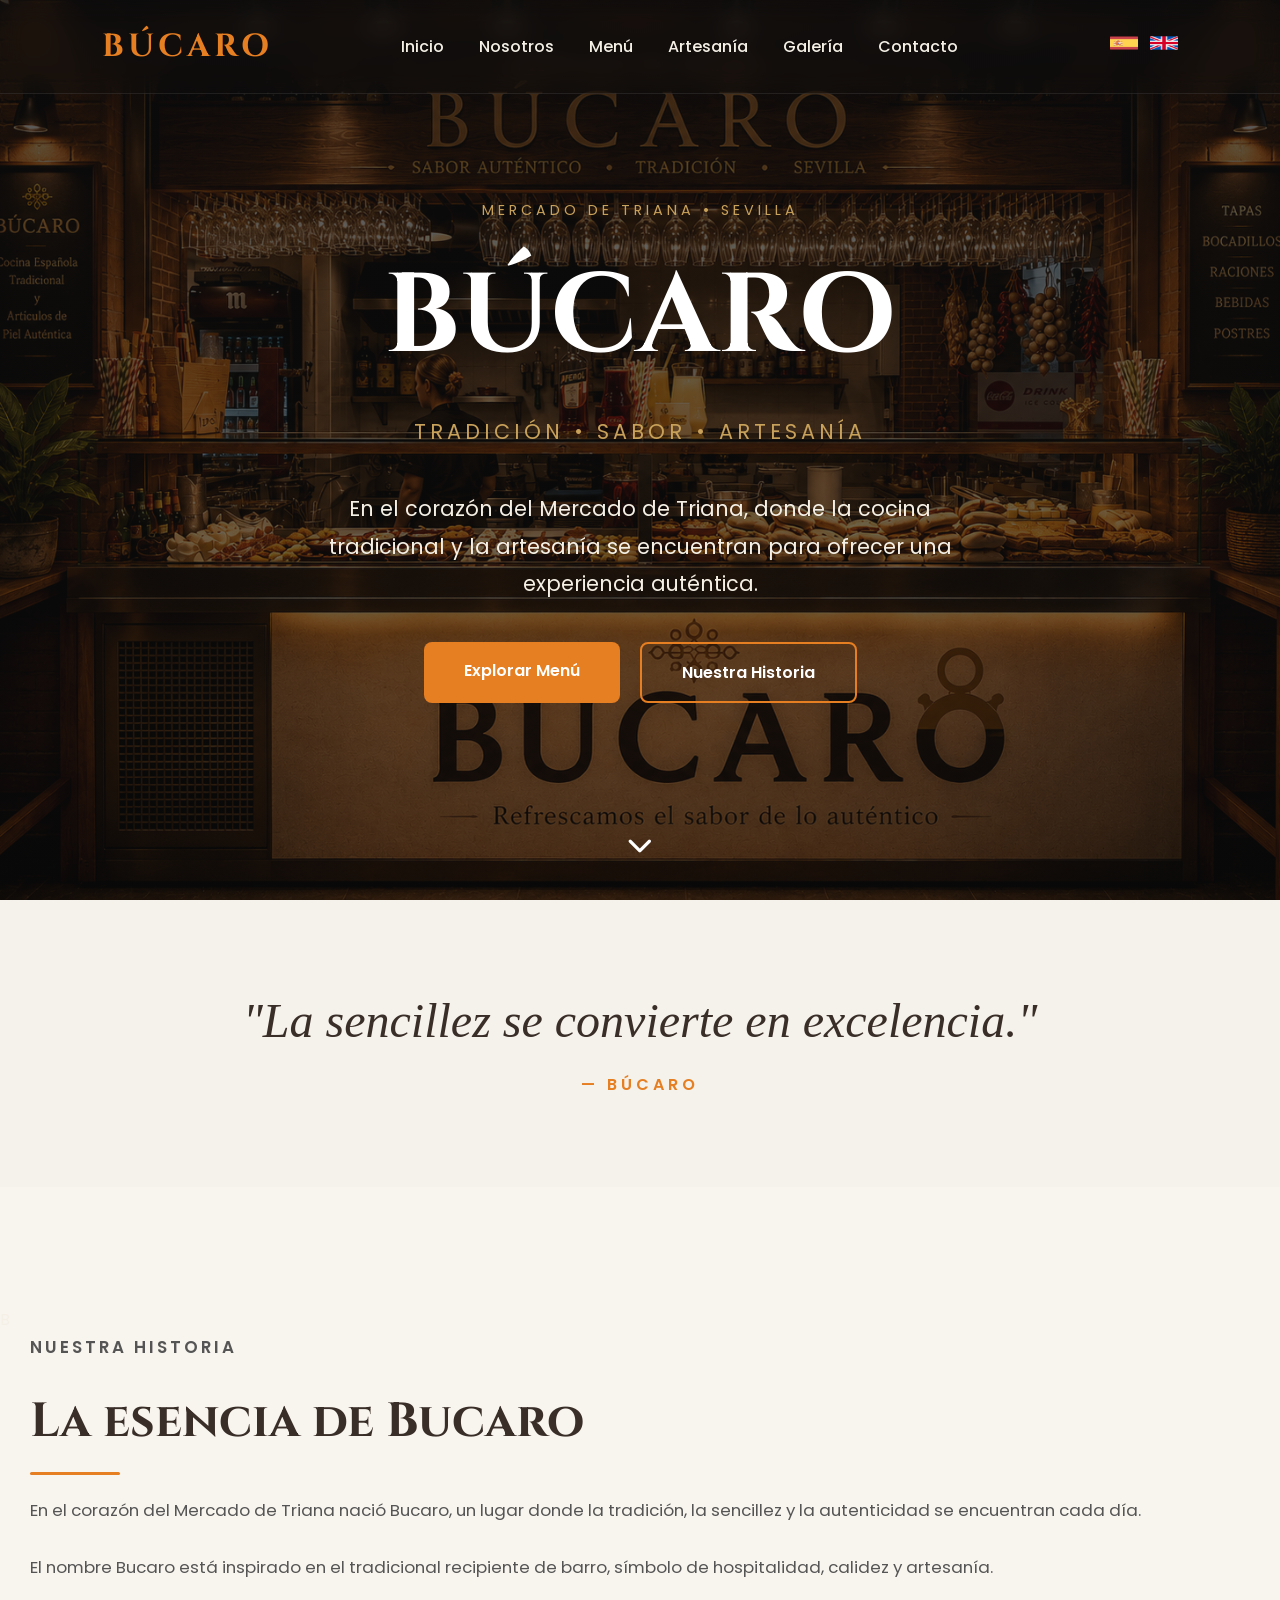
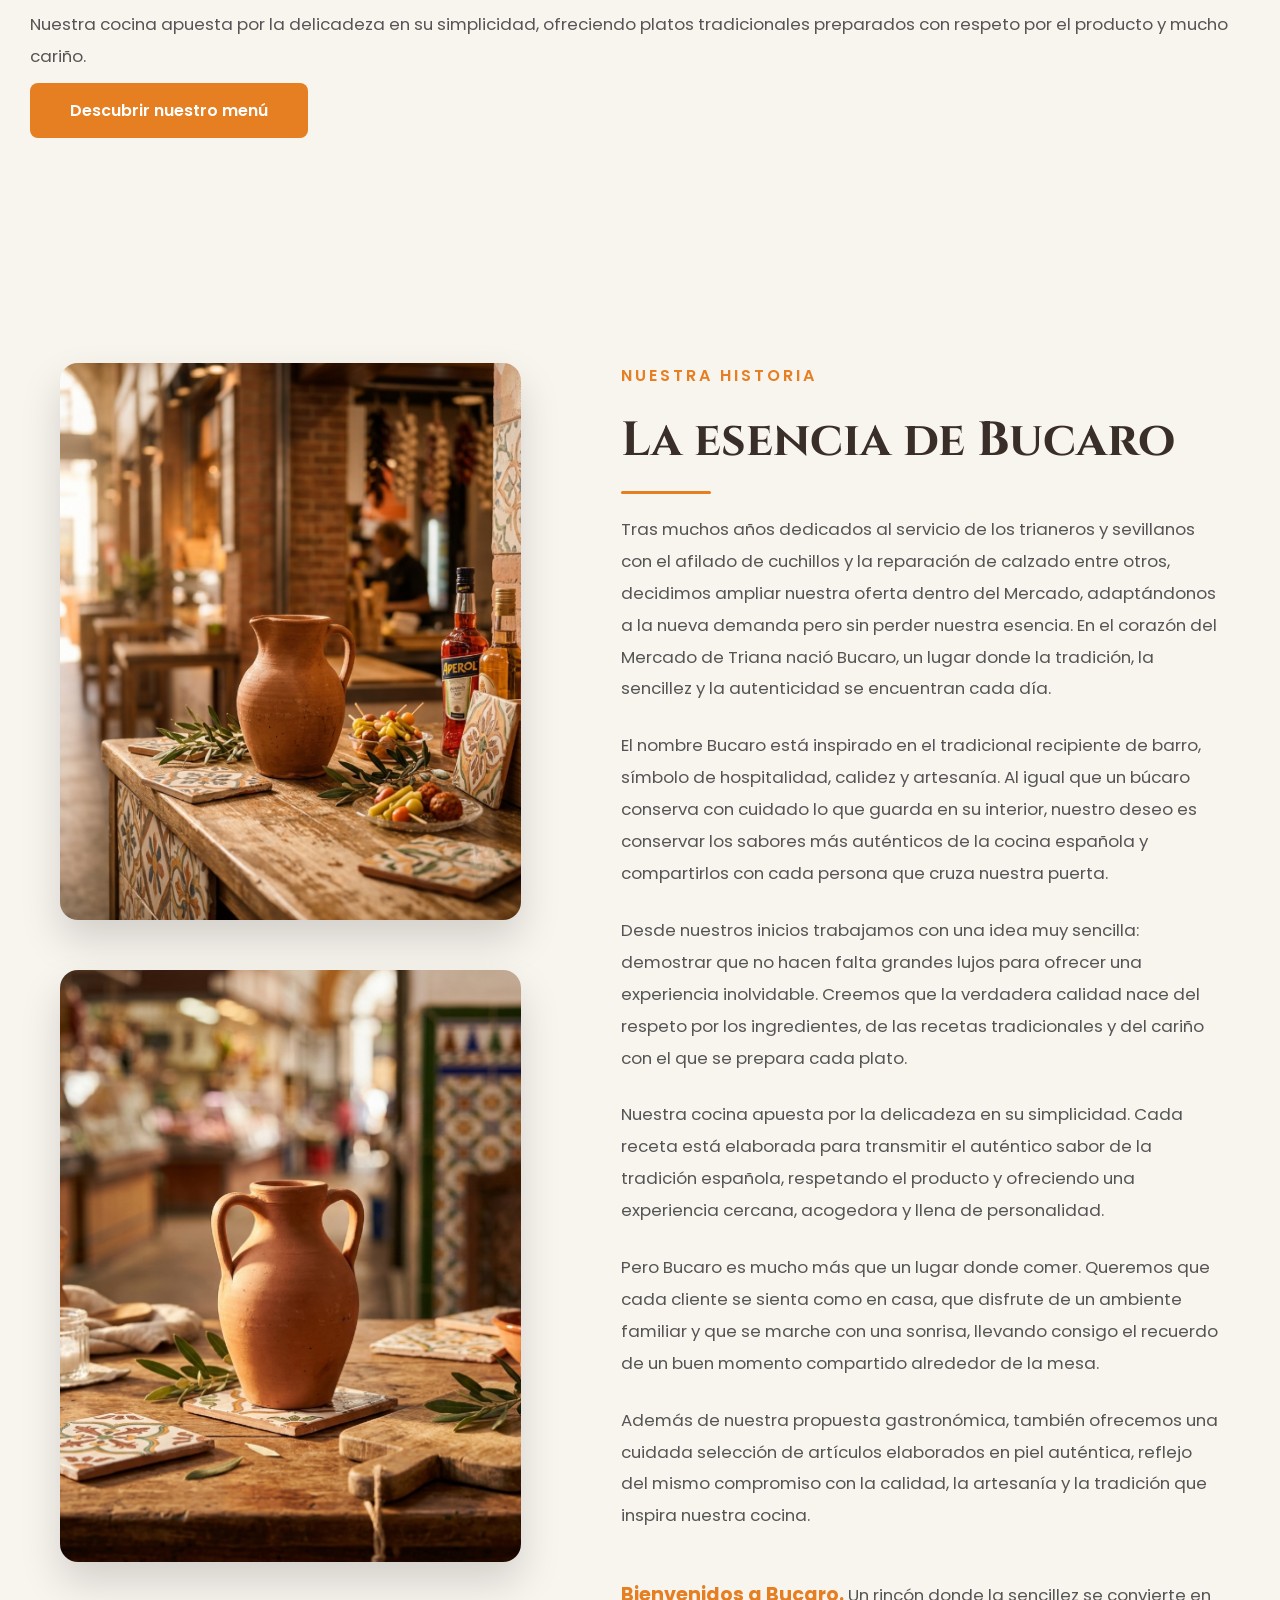
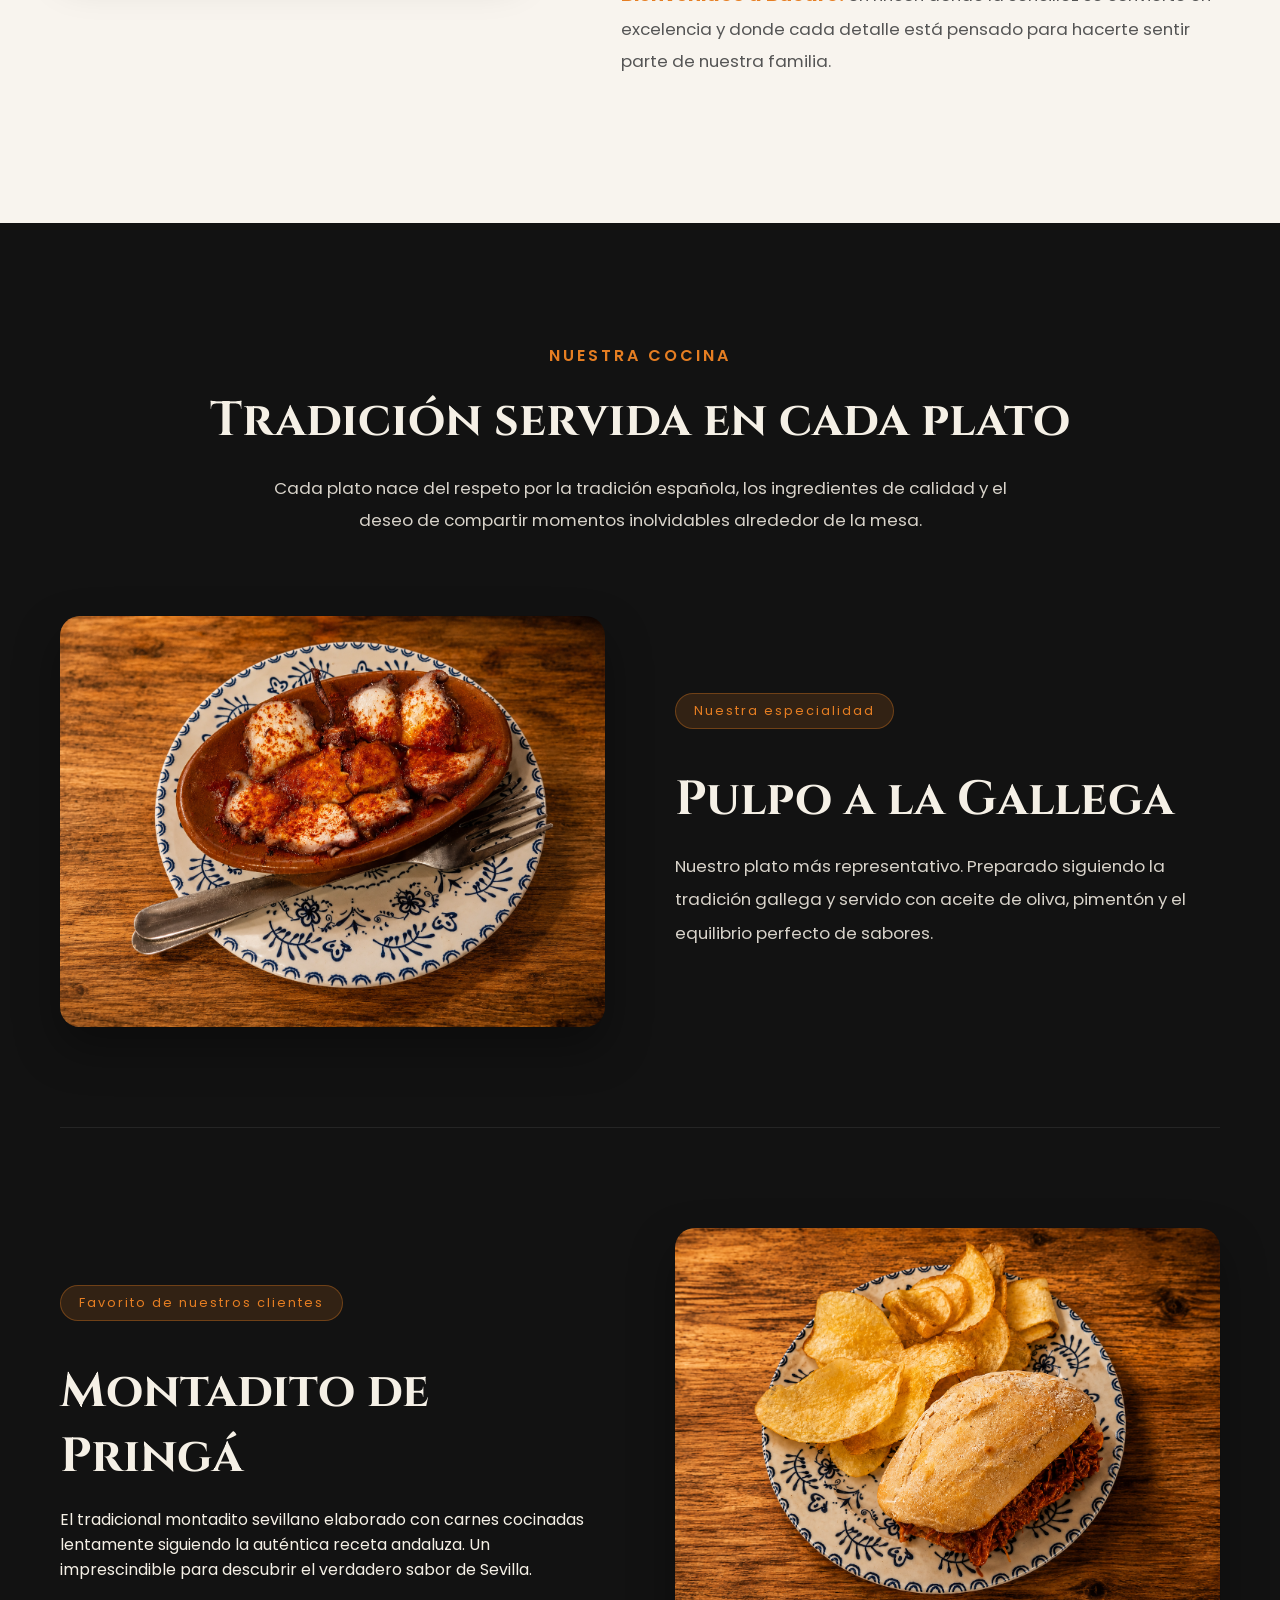
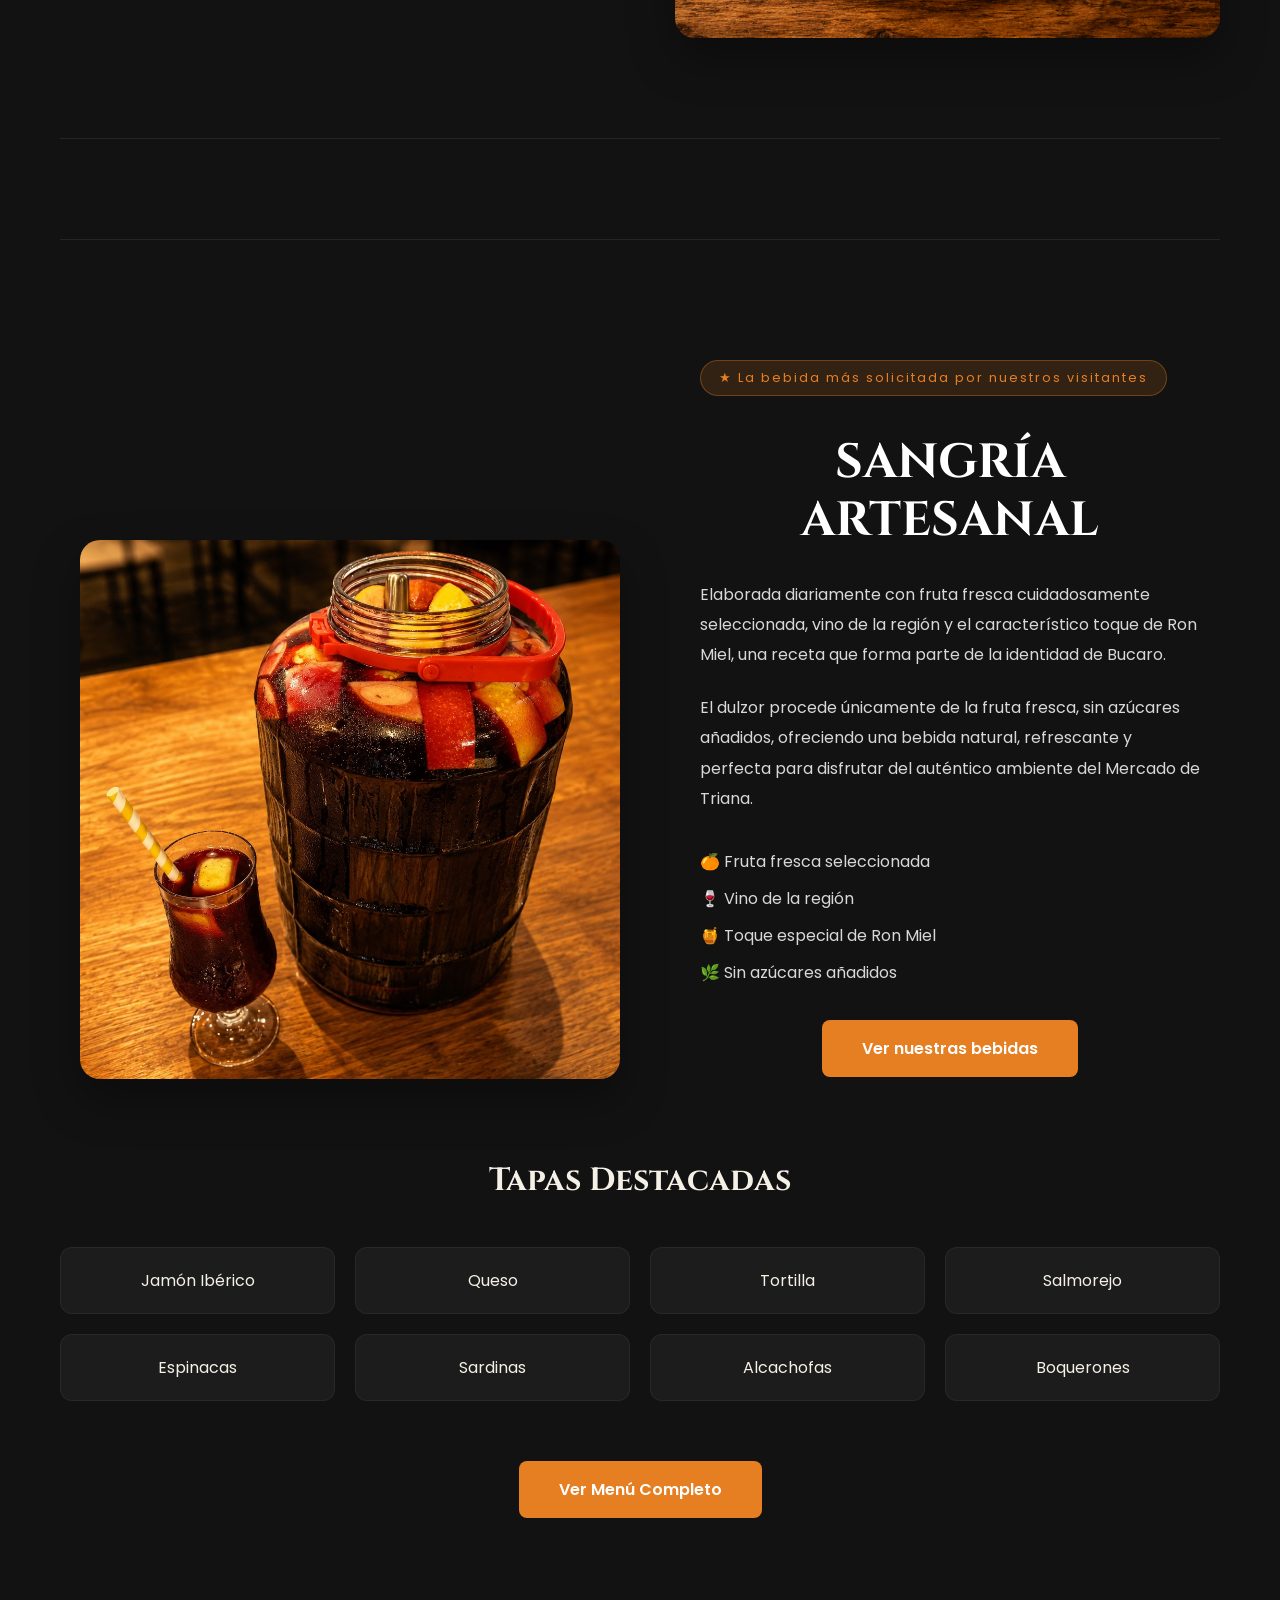
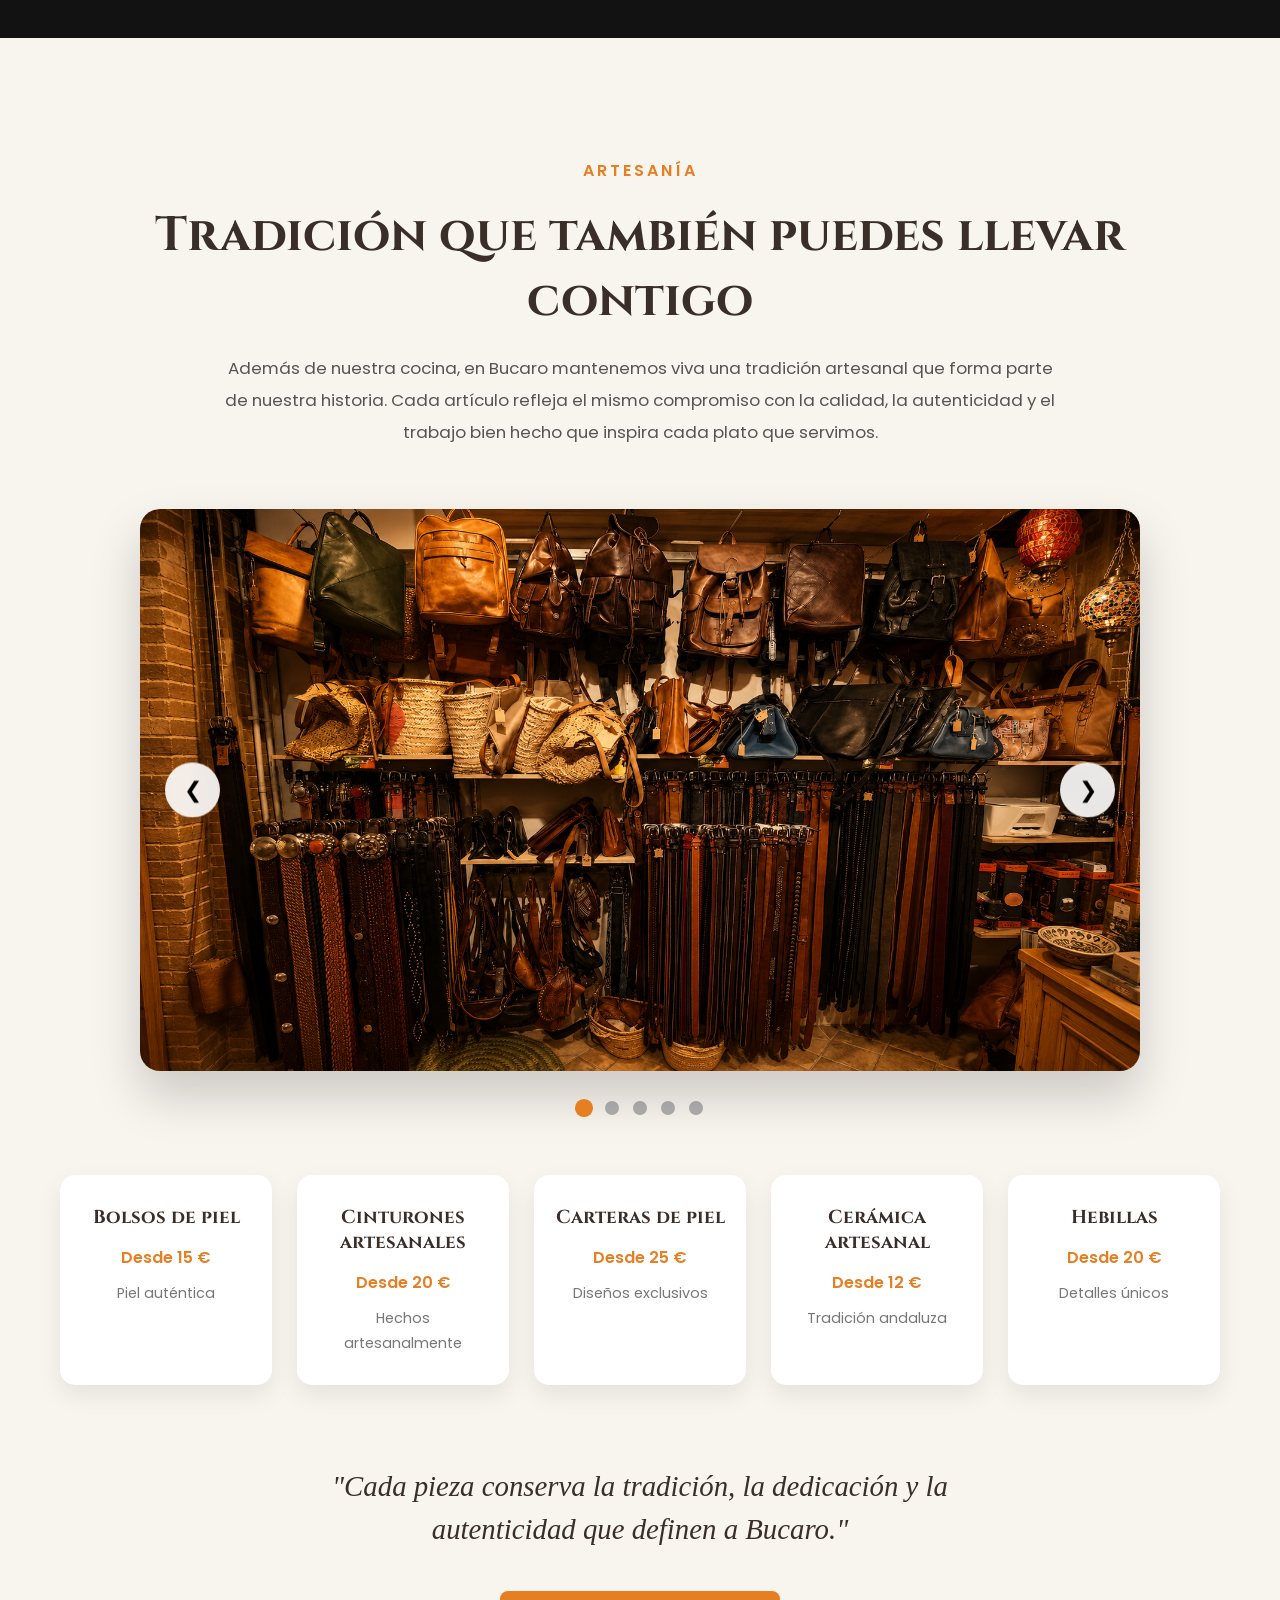
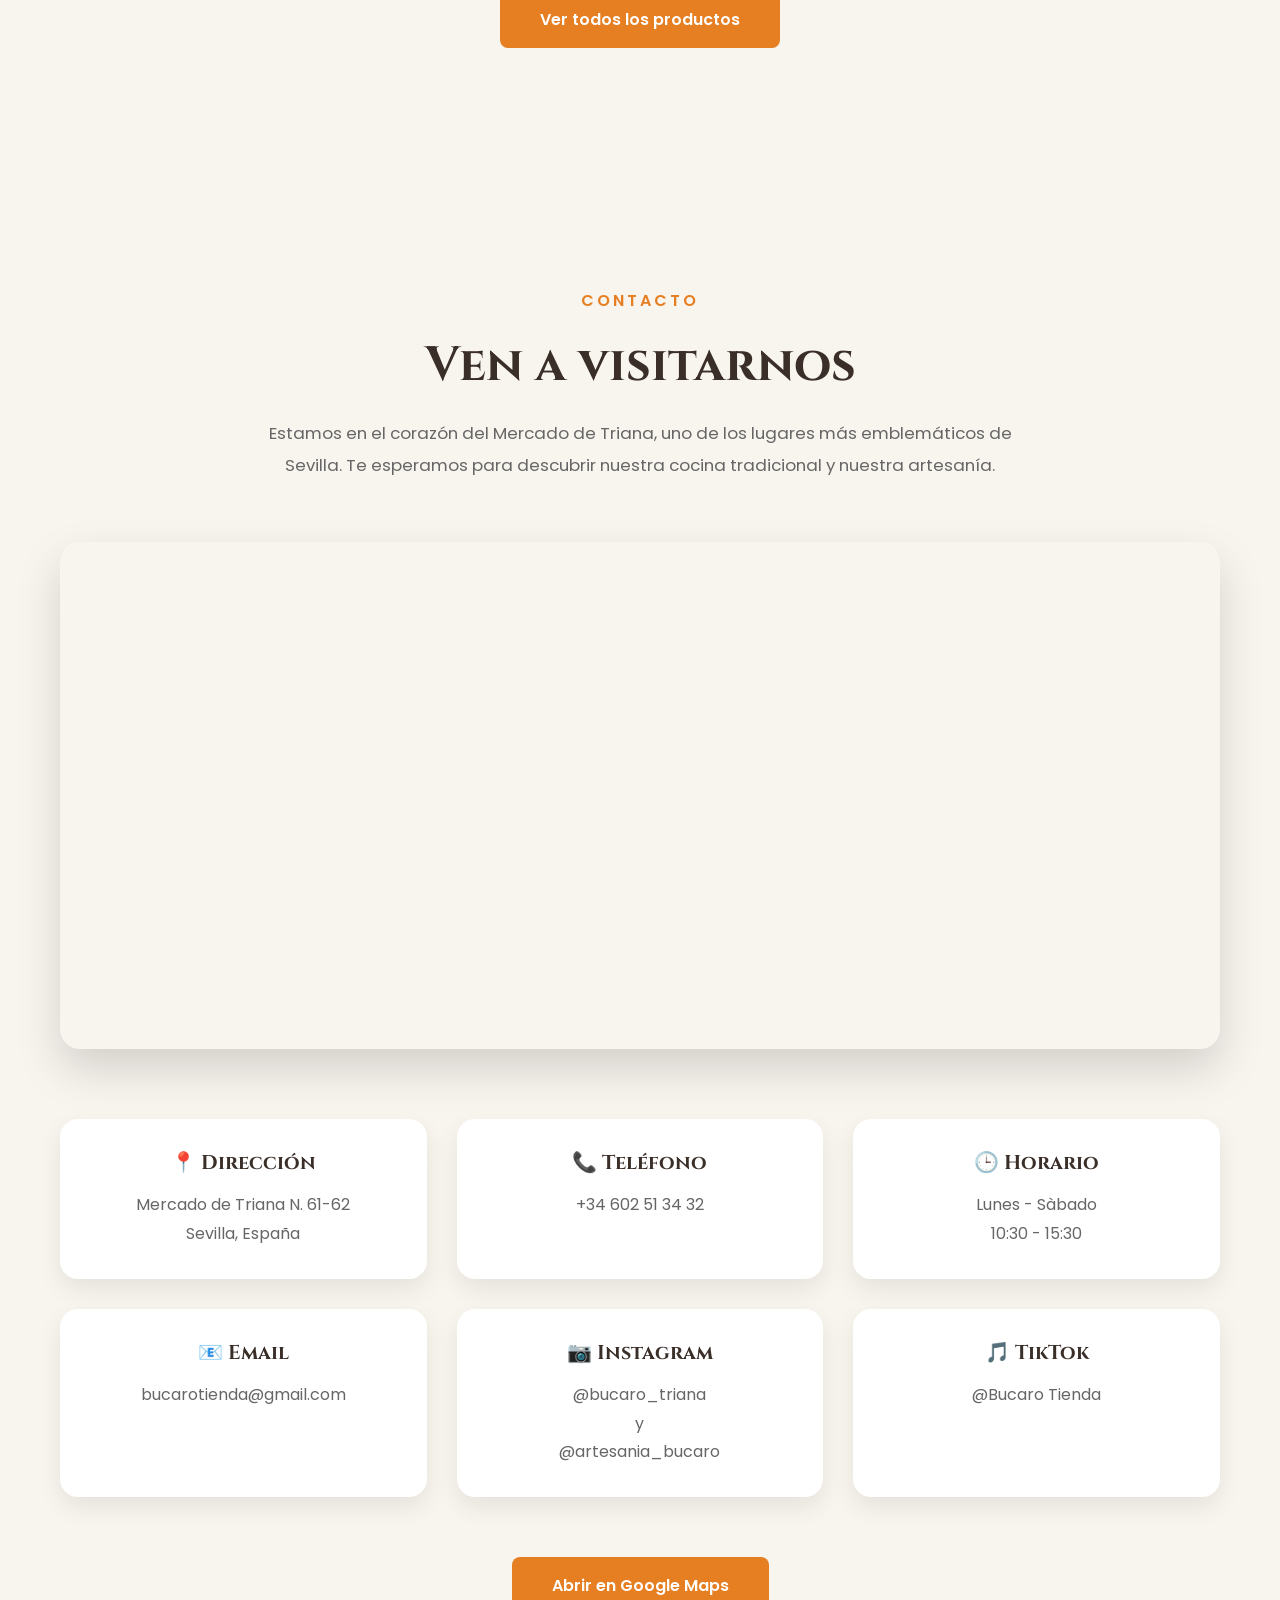
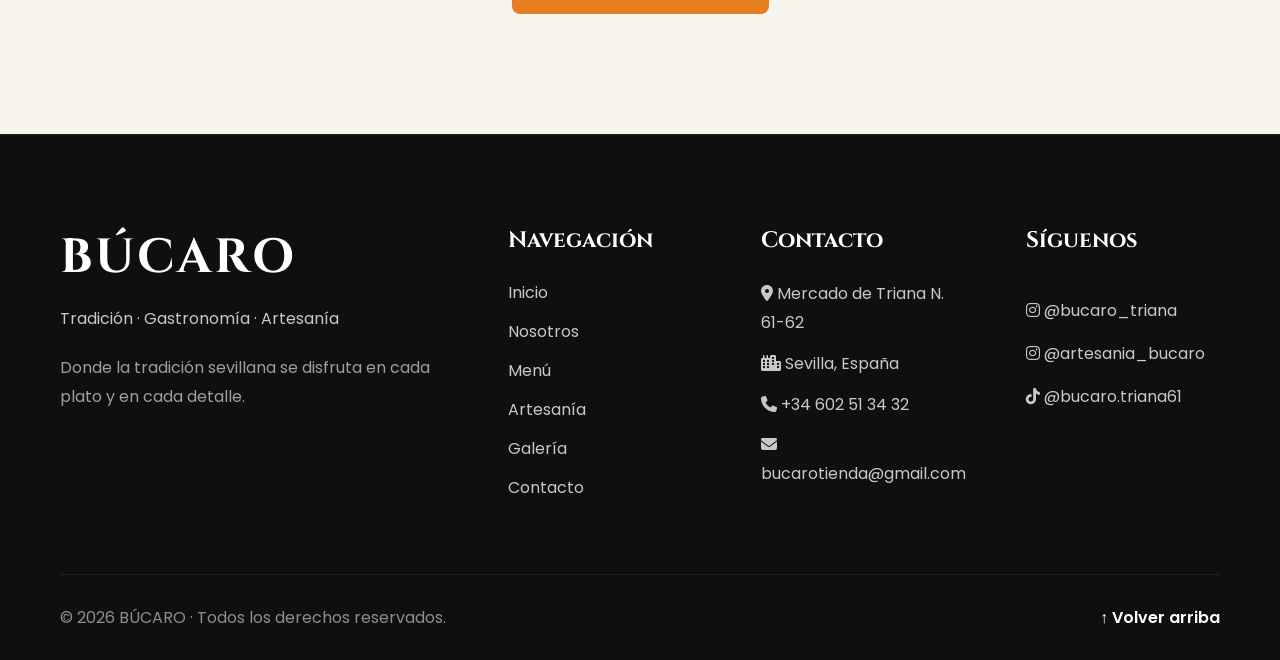
<file: index.html>
<!DOCTYPE html>
<html lang="es">
	<head>
		<meta charset="UTF-8">
		<meta name="viewport" content="width=device-width, initial-scale=1.0">
		<title>Bucaro | Mercado de Triana</title>
		<meta name="description" content="Bucaro - Cocina española tradicional y artículos de piel auténtica en el Mercado de Triana, Sevilla.">
		<!-- Google Fonts -->
		<link rel="preconnect" href="https://fonts.googleapis.com">
		<link rel="preconnect" href="https://fonts.gstatic.com" crossorigin>
		<link href="https://fonts.googleapis.com/css2?family=Cinzel:wght@500;600;700&family=Poppins:wght@300;400;500;600&display=swap" rel="stylesheet">
		<!-- Font Awesome -->
		<link rel="stylesheet" href="https://cdnjs.cloudflare.com/ajax/libs/font-awesome/6.7.2/css/all.min.css">
		<!-- CSS -->
		<link rel="stylesheet" href="assets/css/style.css">
		<link rel="stylesheet" href="assets/css/responsive.css">
		<link rel="icon" type="image/png" href="assets/images/favicon.png">
	</head>
	<body>
		<!-- Qui costruiremo il sito -->
		<header>

		    <nav class="navbar">
			
		        <div class="logo">
				
		            BÚCARO
				
		        </div>
			
		        <div class="menu-toggle">
				
		            <i class="fa-solid fa-bars"></i>
				
		        </div>
			
		        <ul class="nav-links">
				
		            <li><a href="#home">Inicio</a></li>
				
		            <li><a href="#about">Nosotros</a></li>
				
		            <li><a href="#menu">Menú</a></li>
				
		            <li><a href="#leather">Artesanía</a></li>
				
		            <li><a href="galeria.html">Galería</a></li>
				
		            <li><a href="#contacto">Contacto</a></li>
				
		        </ul>

				<div class="language-switch">

				    <a href="index.html">
				        <img src="assets/images/flags/es.png" alt="Español">
				    </a>
				
				    <a href="index-en.html">
				        <img src="assets/images/flags/en.png" alt="English">
				    </a>
				
				</div>
			
		    </nav>
		
		</header>
<!-- ==========================
     HERO SECTION
=========================== -->
		<section id="home" class="hero">
			<div class="overlay"></div>
			<div class="hero-content">
				<span class="location"> Mercado de Triana • Sevilla </span>
				<h1>BÚCARO</h1>
				<p class="hero-subtitle"> Tradición • Sabor • Artesanía </p>
				<p class="hero-description"> En el corazón del Mercado de Triana, donde la cocina tradicional y la artesanía se encuentran para ofrecer una experiencia auténtica. </p>
				<div class="hero-buttons">
					<a href="#menu" class="btn-primary"> Explorar Menú </a>
					<a href="#about" class="btn-secondary"> Nuestra Historia </a>
				</div>
			</div>
			<div class="scroll-indicator">
				<a href="#about">
					<i class="fa-solid fa-chevron-down"></i>
				</a>
			</div>
		</section>
<!-- ==========================
     QUOTE
=========================== -->
		<section class="quote">
			<div class="quote-container">
				<p class="quote-text"> "La sencillez se convierte en excelencia." </p>
				<span class="quote-author"> — BÚCARO </span>
			</div>
		</section>
<!-- ==========================
     LA ESENCIA DE BUCARO
=========================== -->
		<section id="about" class="about">
			<div class="about-grid">
				<!-- Colonna sinistra -->
				<div class="about-letter">
					<span>B</span>
				</div>
				<!-- Colonna destra -->
				<div class="about-content">
					<p class="section-subtitle"> Nuestra Historia </p>
					<h2> La esencia de Bucaro </h2>
					<p> En el corazón del Mercado de Triana nació Bucaro, un lugar donde la tradición, la sencillez y la autenticidad se encuentran cada día. </p>
					<p> El nombre Bucaro está inspirado en el tradicional recipiente de barro, símbolo de hospitalidad, calidez y artesanía. </p>
					<p> Nuestra cocina apuesta por la delicadeza en su simplicidad, ofreciendo platos tradicionales preparados con respeto por el producto y mucho cariño. </p>
					<a href="#menu" class="btn-primary"> Descubrir nuestro menú </a>
				</div>
			</div>
		</section>
<!-- ==========================
     NUESTRA HISTORIA
=========================== -->
		<section id="about" class="about">
			<div class="container">
				<div class="about-image">
					<img src="assets/images/bucaro.jpg" alt="Búcaro de barro">
					<img src="assets/images/bucaro2.jpg" alt="Interior de Bucaro" class="about-secondary-image">
				</div>
				<div class="about-content">
					<span class="section-subtitle"> Nuestra Historia </span>
					<h2> La esencia de Bucaro </h2>
					<p> Tras muchos años dedicados al servicio de los trianeros y sevillanos con el afilado de cuchillos y la reparación de calzado entre otros, decidimos ampliar nuestra oferta dentro del Mercado, adaptándonos a la nueva demanda pero sin perder nuestra esencia. En el corazón del Mercado de Triana nació Bucaro, un lugar donde la tradición, la sencillez y la autenticidad se encuentran cada día. </p>
					<p> El nombre Bucaro está inspirado en el tradicional recipiente de barro, símbolo de hospitalidad, calidez y artesanía. Al igual que un búcaro conserva con cuidado lo que guarda en su interior, nuestro deseo es conservar los sabores más auténticos de la cocina española y compartirlos con cada persona que cruza nuestra puerta. </p>
					<p> Desde nuestros inicios trabajamos con una idea muy sencilla: demostrar que no hacen falta grandes lujos para ofrecer una experiencia inolvidable. Creemos que la verdadera calidad nace del respeto por los ingredientes, de las recetas tradicionales y del cariño con el que se prepara cada plato. </p>
					<p> Nuestra cocina apuesta por la delicadeza en su simplicidad. Cada receta está elaborada para transmitir el auténtico sabor de la tradición española, respetando el producto y ofreciendo una experiencia cercana, acogedora y llena de personalidad. </p>
					<p> Pero Bucaro es mucho más que un lugar donde comer. Queremos que cada cliente se sienta como en casa, que disfrute de un ambiente familiar y que se marche con una sonrisa, llevando consigo el recuerdo de un buen momento compartido alrededor de la mesa. </p>
					<p> Además de nuestra propuesta gastronómica, también ofrecemos una cuidada selección de artículos elaborados en piel auténtica, reflejo del mismo compromiso con la calidad, la artesanía y la tradición que inspira nuestra cocina. </p>
					<p>
						<strong>Bienvenidos a Bucaro.</strong> Un rincón donde la sencillez se convierte en excelencia y donde cada detalle está pensado para hacerte sentir parte de nuestra familia.
					</p>
				</div>
			</div>
		</section>
<!-- ==========================
     NUESTRA COCINA
=========================== -->
		<section id="menu" class="menu">
			<div class="container">
				<span class="section-subtitle"> Nuestra Cocina </span>
				<h2> Tradición servida en cada plato </h2>
				<p class="menu-intro"> Cada plato nace del respeto por la tradición española, los ingredientes de calidad y el deseo de compartir momentos inolvidables alrededor de la mesa. </p>
<!-- ==========================
     ESPECIALIDAD
=========================== -->
				<div class="menu-special">
					<div class="menu-image">
						<img src="assets/images/pulpo.jpg" alt="Pulpo a la Gallega">
					</div>
					<div class="menu-content">
						<span class="menu-label"> Nuestra especialidad </span>
						<h3> Pulpo a la Gallega </h3>
						<p> Nuestro plato más representativo. Preparado siguiendo la tradición gallega y servido con aceite de oliva, pimentón y el equilibrio perfecto de sabores. </p>
					</div>
				</div>
<!-- ==========================
     FAVORITO
=========================== -->
				<div class="menu-favorite">
					<div class="favorite-content">
						<span class="menu-label"> Favorito de nuestros clientes </span>
						<h3> Montadito de Pringá </h3>
						<p> El tradicional montadito sevillano elaborado con carnes cocinadas lentamente siguiendo la auténtica receta andaluza. Un imprescindible para descubrir el verdadero sabor de Sevilla. </p>
					</div>
					<div class="favorite-image">
						<img src="assets/images/pringa.jpg" alt="Montadito de Pringá">
					</div>
				</div>
<!-- ==========================
     SANGRÍA
=========================== -->
				<section id="sangria" class="sangria">
					<div class="container">
						<div class="sangria-image">
							<img src="assets/images/sangria.jpg" alt="Sangría artesanal de Bucaro">
						</div>
						<div class="sangria-content">
							<div class="sangria-badge"> ★ La bebida más solicitada por nuestros visitantes </div>
							<h2> Sangría Artesanal </h2>
							<p> Elaborada diariamente con fruta fresca cuidadosamente seleccionada, vino de la región y el característico toque de Ron Miel, una receta que forma parte de la identidad de Bucaro. </p>
							<p> El dulzor procede únicamente de la fruta fresca, sin azúcares añadidos, ofreciendo una bebida natural, refrescante y perfecta para disfrutar del auténtico ambiente del Mercado de Triana. </p>
							<ul class="sangria-list">
								<li>🍊 Fruta fresca seleccionada</li>
								<li>🍷 Vino de la región</li>
								<li>🍯 Toque especial de Ron Miel</li>
								<li>🌿 Sin azúcares añadidos</li>
							</ul>
							<a href="menu.html#bebidas" class="btn-primary"> Ver nuestras bebidas </a>
						</div>
					</div>
				</section>
<!-- ==========================
     TAPAS
=========================== -->
				<div class="menu-list">
					<h3> Tapas Destacadas </h3>
					<div class="menu-grid">
						<div>Jamón Ibérico</div>
						<div>Queso</div>
						<div>Tortilla</div>
						<div>Salmorejo</div>
						<div>Espinacas</div>
						<div>Sardinas</div>
						<div>Alcachofas</div>
						<div>Boquerones</div>
					</div>
				</div>
				<a href="menu.html" class="btn-primary"> Ver Menú Completo </a>
			</div>
		</section>
<!-- ==========================
     ARTESANÍA
=========================== -->
		<section id="leather" class="artesania">
			<div class="container">
				<span class="section-subtitle"> Artesanía </span>
				<h2> Tradición que también puedes llevar contigo </h2>
				<p class="artesania-intro"> Además de nuestra cocina, en Bucaro mantenemos viva una tradición artesanal que forma parte de nuestra historia. Cada artículo refleja el mismo compromiso con la calidad, la autenticidad y el trabajo bien hecho que inspira cada plato que servimos. </p>
				<!-- Slider -->
				<div class="artesania-slider">
					<button class="slider-btn prev"> &#10094; </button>
					<div class="slider-container">
						<img src="assets/images/artesania1.jpg" class="slide active" alt="Artesanía Bucaro">
						<img src="assets/images/artesania2.jpg" class="slide" alt="Artesanía Bucaro">
						<img src="assets/images/artesania3.jpg" class="slide" alt="Artesanía Bucaro">
						<img src="assets/images/artesania4.jpg" class="slide" alt="Artesanía Bucaro">
						<img src="assets/images/artesania5.jpg" class="slide" alt="Artesanía Bucaro">
					</div>
					<button class="slider-btn next"> &#10095; </button>
				</div>
				<div class="slider-dots">
					<span class="dot active"></span>
					<span class="dot"></span>
					<span class="dot"></span>
					<span class="dot"></span>
					<span class="dot"></span>
				</div>
				<div class="artesania-grid">
					<div class="artesania-card">
						<h3>Bolsos de piel</h3>
						<p>Desde 15 €</p>
						<span>Piel auténtica</span>
					</div>
					<div class="artesania-card">
						<h3>Cinturones artesanales</h3>
						<p>Desde 20 €</p>
						<span>Hechos artesanalmente</span>
					</div>
					<div class="artesania-card">
						<h3>Carteras de piel</h3>
						<p>Desde 25 €</p>
						<span>Diseños exclusivos</span>
					</div>
					<div class="artesania-card">
						<h3>Cerámica artesanal</h3>
						<p>Desde 12 €</p>
						<span>Tradición andaluza</span>
					</div>
					<div class="artesania-card">
						<h3>Hebillas</h3>
						<p>Desde 20 €</p>
						<span>Detalles únicos</span>
					</div>
				</div>
				<blockquote class="artesania-quote"> "Cada pieza conserva la tradición, la dedicación y la autenticidad que definen a Bucaro." </blockquote>
				<div class="artesania-button">
					<a href="artesania.html" class="btn-primary"> Ver todos los productos </a>
				</div>
			</div>
		</section>
<!-- ==========================
     CONTACTO
=========================== -->
		<section id="contacto" class="contacto">
			<div class="container">
				<span class="section-subtitle"> Contacto </span>
				<h2> Ven a visitarnos </h2>
				<p class="contacto-intro"> Estamos en el corazón del Mercado de Triana, uno de los lugares más emblemáticos de Sevilla. Te esperamos para descubrir nuestra cocina tradicional y nuestra artesanía. </p>
				<!-- Google Maps -->
				<div class="contacto-map">
					<iframe src="https://www.google.com/maps/embed?pb=!1m18!1m12!1m3!1d198.1350122415724!2d-6.003911979496497!3d37.38604363779095!2m3!1f0!2f0!3f0!3m2!1i1024!2i768!4f13.1!3m3!1m2!1s0xd126de66d4d0a61%3A0x755d2cae1f2471b4!2sB%C3%BAcaro%20-%20Tapas%20e%20ibericos!5e0!3m2!1sen!2ses!4v1783671171040!5m2!1sen!2ses" loading="lazy" allowfullscreen referrerpolicy="strict-origin-when-cross-origin"></iframe>
				</div>
				<!-- Informazioni -->
				<div class="contacto-info">
					<div class="info-box">
						<h3>📍 Dirección</h3>
						<p> Mercado de Triana N. 61-62 <br> Sevilla, España </p>
					</div>
					<div class="info-box">
						<h3>📞 Teléfono</h3>
						<p> +34 602 51 34 32 </p>
					</div>
					<div class="info-box">
						<h3>🕒 Horario</h3>
						<p> Lunes - Sàbado <br> 10:30 - 15:30 </p>
					</div>
					<div class="info-box">
						<h3>📧 Email</h3>
						<p> bucarotienda@gmail.com </p>
					</div>
					<div class="info-box">
						<h3>📷 Instagram</h3>
						<p> @bucaro_triana <br> y <br> @artesania_bucaro </p>
					</div>
					<div class="info-box">
						<h3>🎵 TikTok</h3>
						<p> @Bucaro Tienda </p>
					</div>
				</div>
				<div class="contacto-button">
					<a href="https://maps.google.com/?q=B%C3%BAcaro%20-%20Tapas%20e%20ibericos" target="_blank" class="btn-primary"> Abrir en Google Maps </a>
				</div>
			</div>
		</section>
<!-- ==========================
     FOOTER
=========================== -->
		<footer class="footer">
			<div class="container">
				<div class="footer-grid">
					<!-- Logo -->
					<div class="footer-column">
						<h2>BÚCARO</h2>
						<p> Tradición · Gastronomía · Artesanía </p>
						<span> Donde la tradición sevillana se disfruta en cada plato y en cada detalle. </span>
					</div>
					<!-- Navegación -->
					<div class="footer-column">
						<h3>Navegación</h3>
						<ul>
							<li>
								<a href="#home">Inicio</a>
							</li>
							<li>
								<a href="#about">Nosotros</a>
							</li>
							<li>
								<a href="menu.html">Menú</a>
							</li>
							<li>
								<a href="artesania.html">Artesanía</a>
							</li>
							<li>
								<a href="galeria.html">Galería</a>
							</li>
							<li>
								<a href="#contacto">Contacto</a>
							</li>
						</ul>
					</div>
					<!-- Contacto -->
					<div class="footer-column">
						<h3>Contacto</h3>
						<p>
							<i class="fa-solid fa-location-dot"></i> Mercado de Triana N. 61-62
						</p>
						<p>
							<i class="fa-solid fa-city"></i> Sevilla, España
						</p>
						<p>
							<i class="fa-solid fa-phone"></i> +34 602 51 34 32
						</p>
						<p>
							<i class="fa-solid fa-envelope"></i> bucarotienda@gmail.com
						</p>
					</div>
					<!-- Redes -->
					<div class="footer-column">
						<h3>Síguenos</h3>
						<a href="https://www.instagram.com/bucaro_triana" target="_blank">
							<i class="fa-brands fa-instagram"></i> @bucaro_triana </a>
						<a href="https://www.instagram.com/artesania_bucaro" target="_blank">
							<i class="fa-brands fa-instagram"></i> @artesania_bucaro </a>
						<a href="https://www.tiktok.com/@bucaro.triana61" target="_blank">
							<i class="fa-brands fa-tiktok"></i> @bucaro.triana61 </a>
					</div>
				</div>
				<div class="footer-bottom">
					<p> © 2026 BÚCARO · Todos los derechos reservados. </p>
					<a href="#home" class="back-top"> ↑ Volver arriba </a>
				</div>
			</div>
		</footer>
		<script src="assets/js/script.js"></script>
	</body>
</html>
</file>
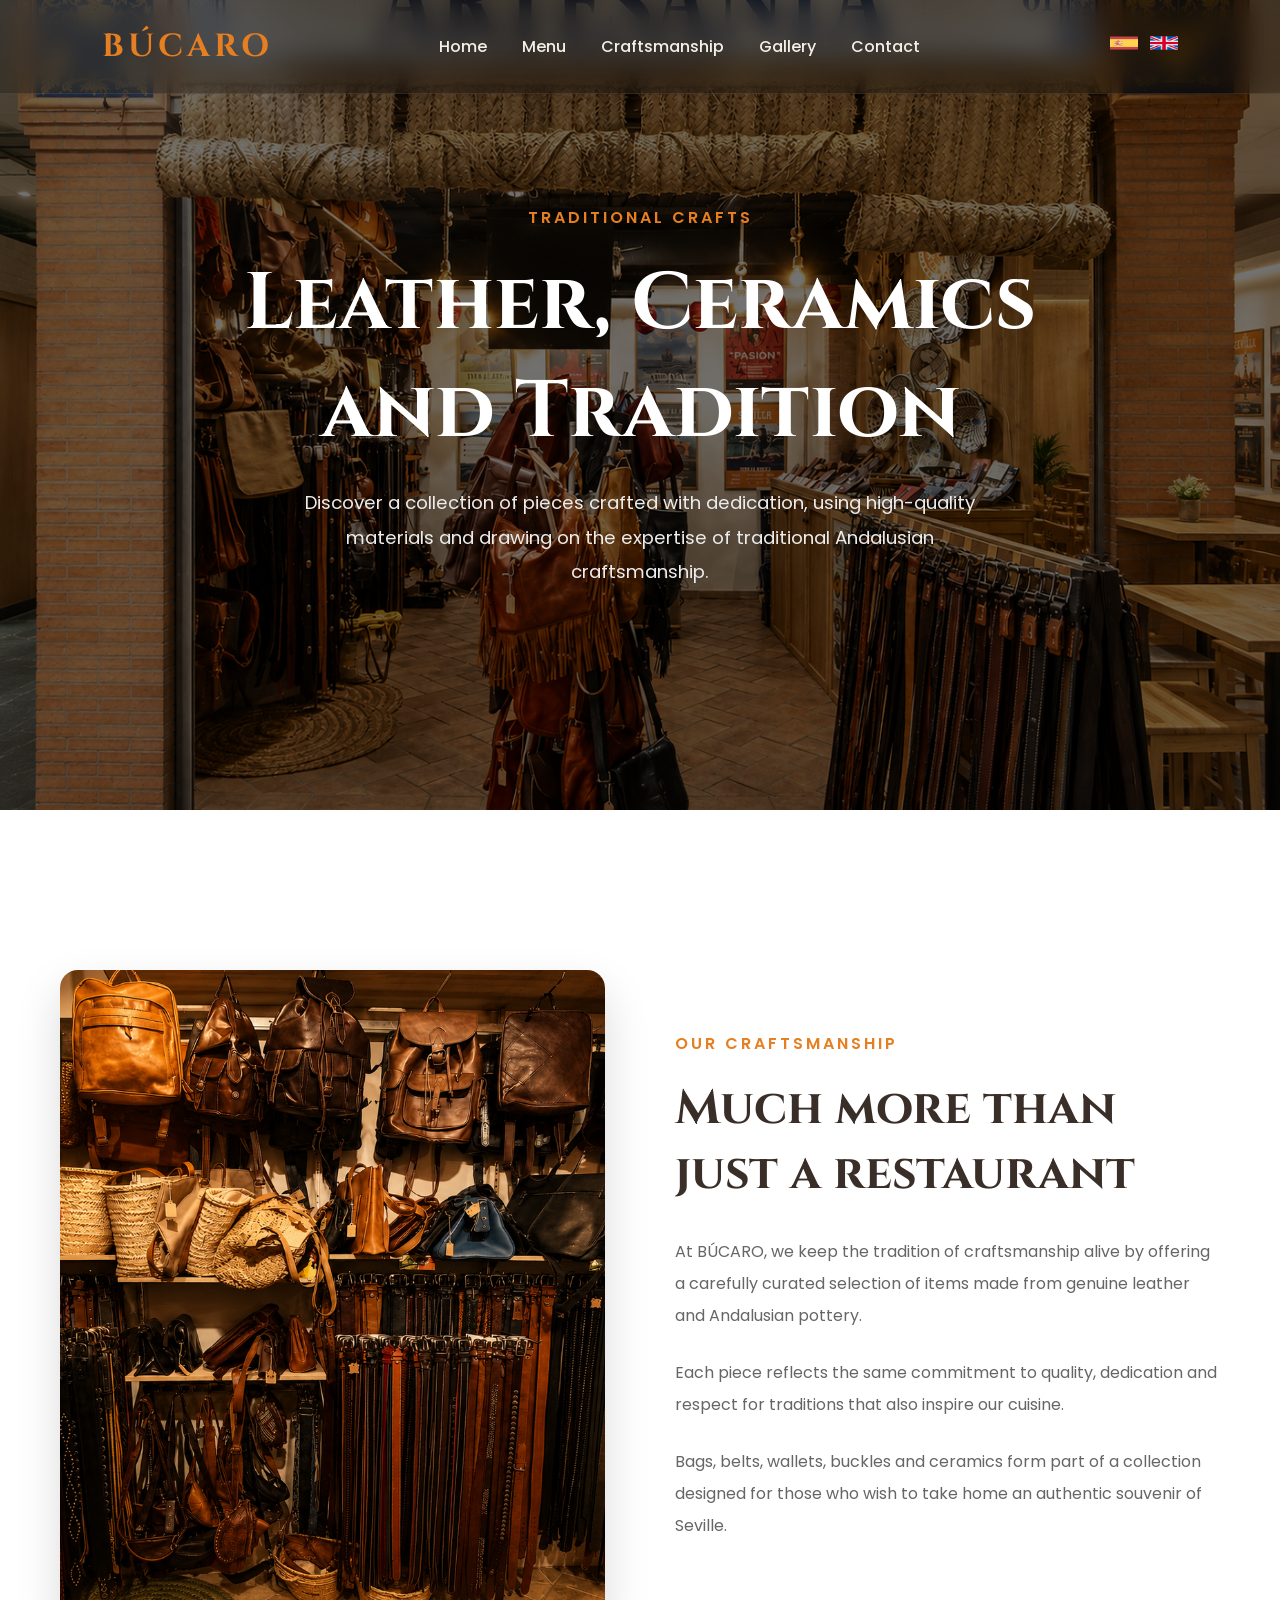
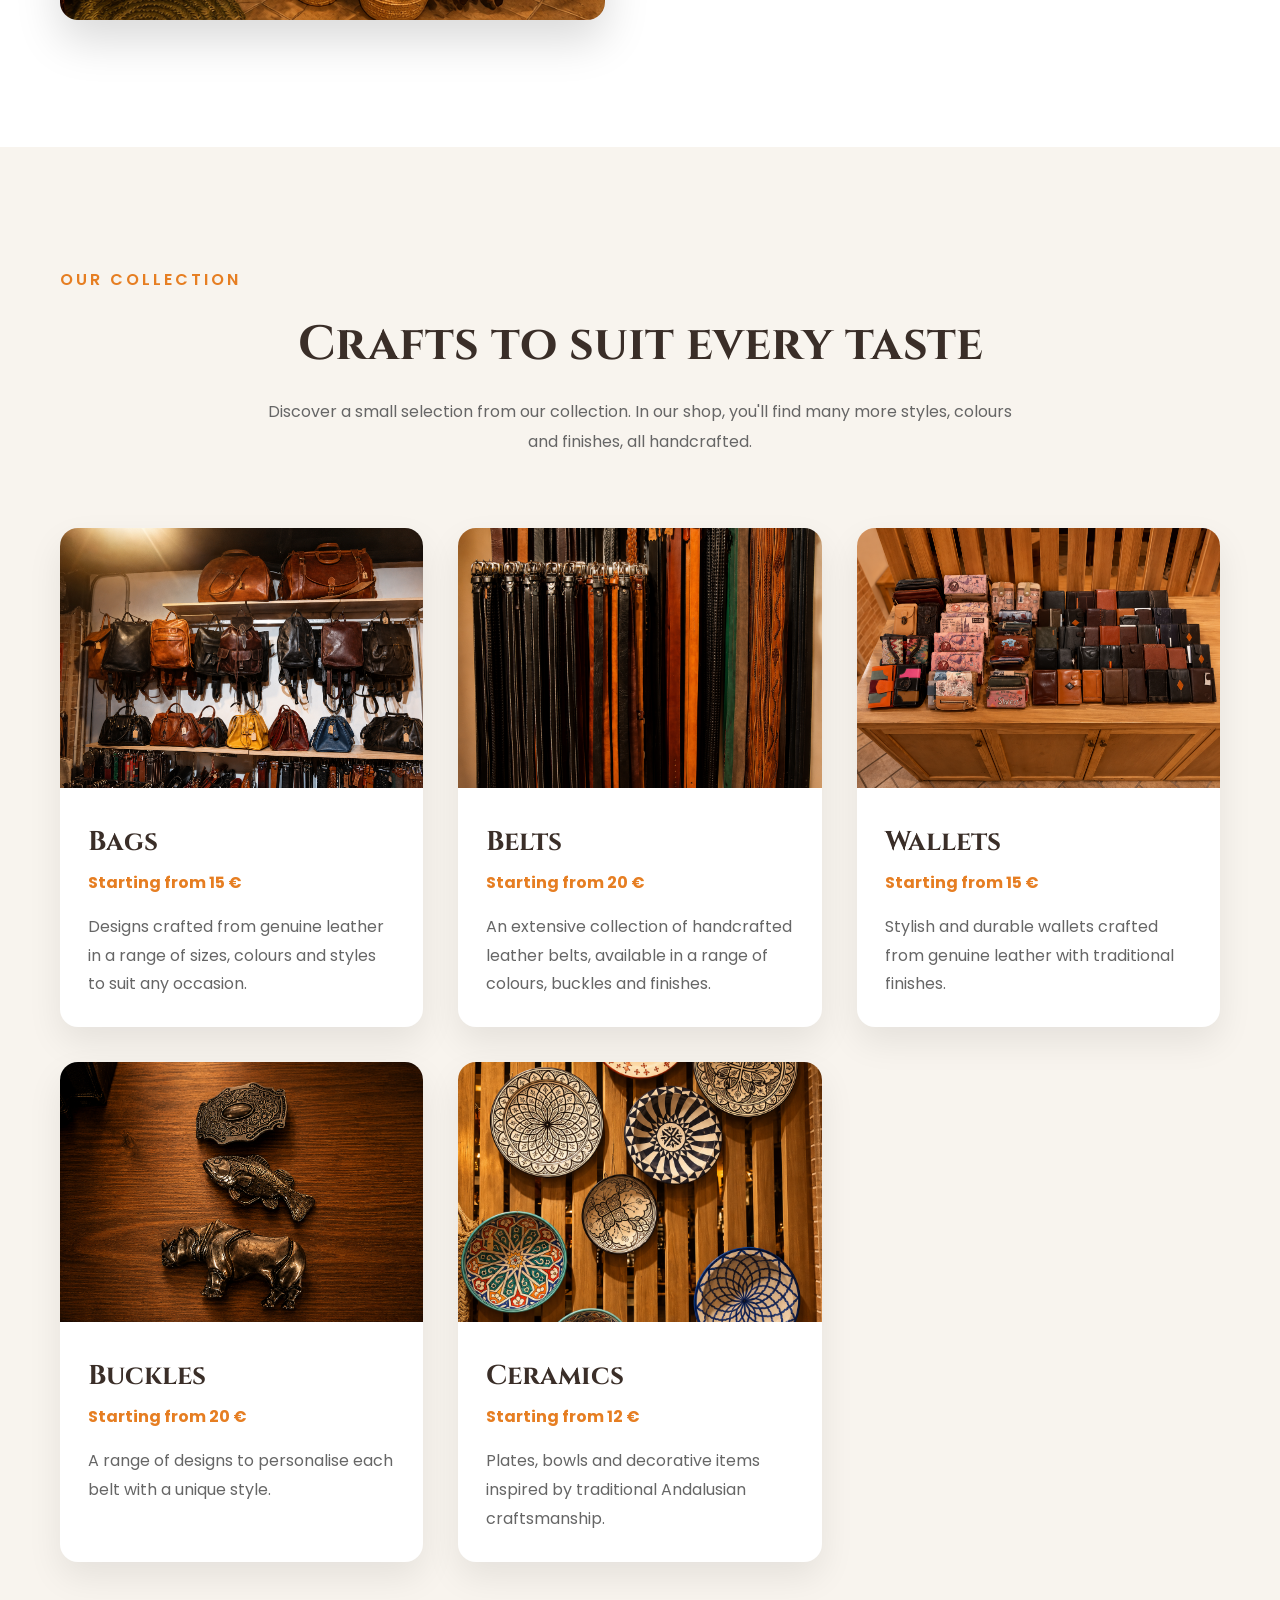
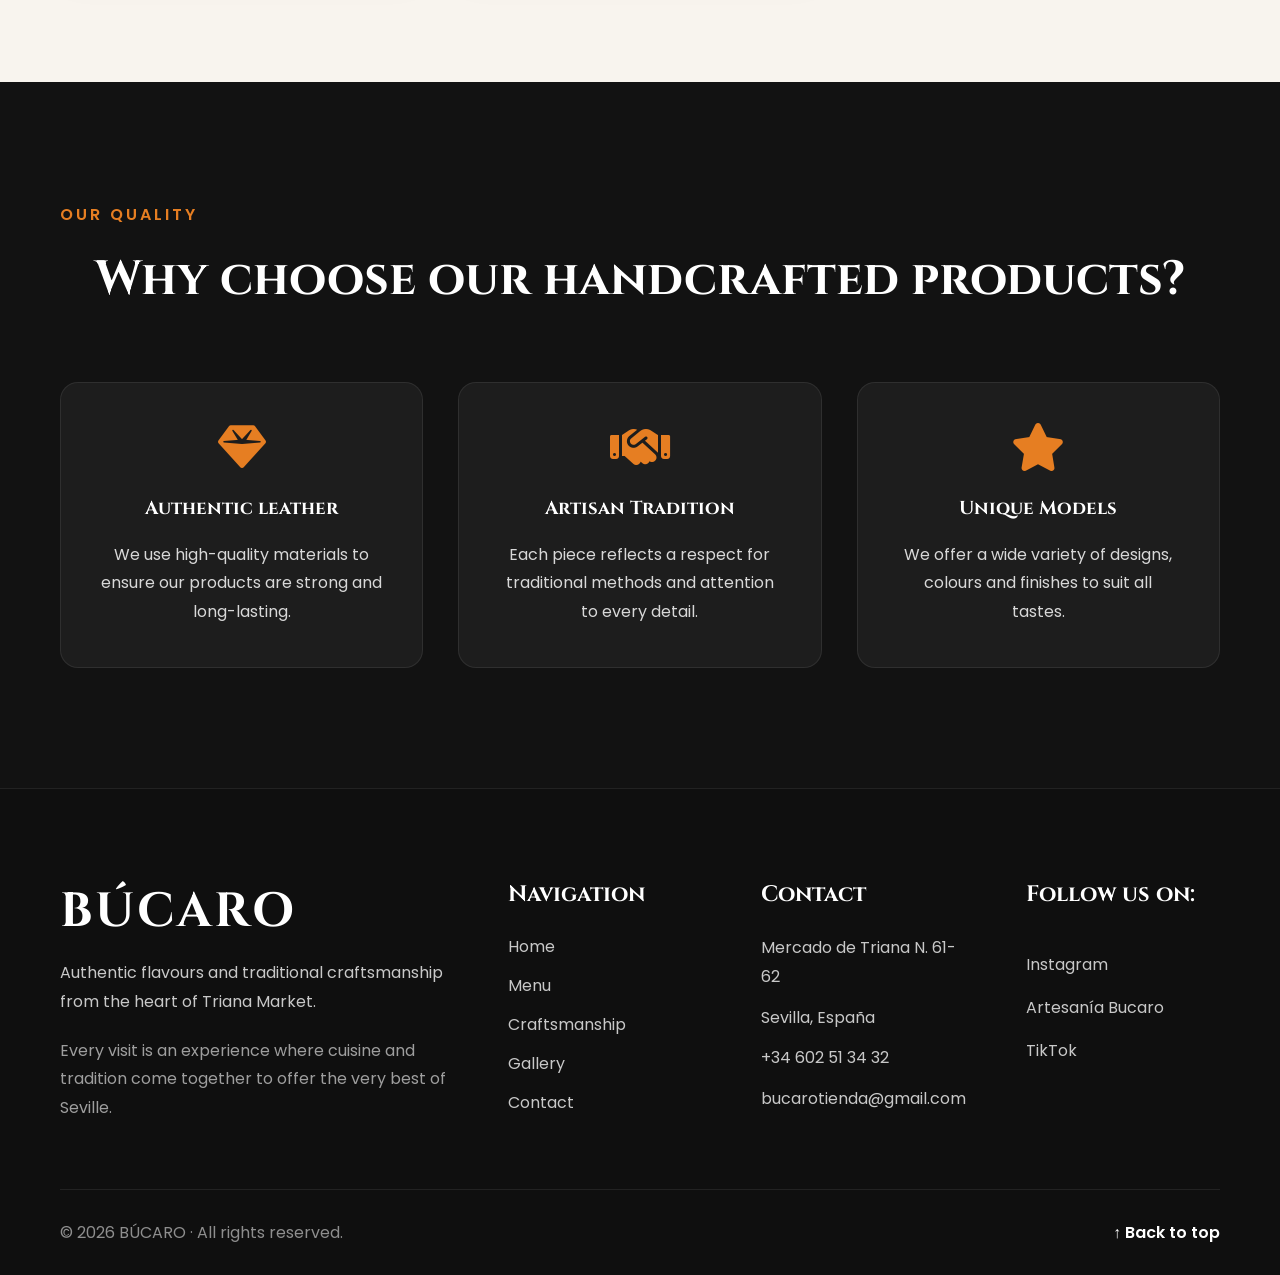
<file: artesania-en.html>
<!DOCTYPE html>
<html lang="es">

    <head>

        <meta charset="UTF-8">

        <meta name="viewport" content="width=device-width, initial-scale=1.0">

        <title>Craftsmanship | BÚCARO</title>

        <meta name="description"
            content="Descubre la colección artesanal de BÚCARO: cinturones, bolsos, carteras, cerámica y artículos de piel elaborados con tradición.">

        <!-- Google Fonts -->

        <link rel="preconnect" href="https://fonts.googleapis.com">

        <link rel="preconnect" href="https://fonts.gstatic.com" crossorigin>

        <link href="https://fonts.googleapis.com/css2?family=Cinzel:wght@500;600;700&family=Poppins:wght@300;400;500;600&display=swap"
            rel="stylesheet">

        <!-- Font Awesome -->

        <link rel="stylesheet"
            href="https://cdnjs.cloudflare.com/ajax/libs/font-awesome/6.7.2/css/all.min.css">

        <!-- CSS -->
        
        <link rel="stylesheet" href="assets/css/style.css">
        
        <link rel="stylesheet" href="assets/css/artesania.css">
        
        <link rel="stylesheet" href="assets/css/responsive.css">

        <link rel="icon" type="image/png" href="assets/images/favicon.png">
        
    </head>
    
<body>

    <header>
    
        <nav class="navbar">
        
            <div class="logo">
                <a href="index-en.html">BÚCARO</a>
            </div>
        
            <div class="menu-toggle">
                <i class="fa-solid fa-bars"></i>
            </div>
        
            <ul class="nav-links">
                <li><a href="index-en.html">Home</a></li>
                <li><a href="menu-en.html">Menu</a></li>
                <li><a href="artesania-en.html">Craftsmanship</a></li>
                <li><a href="galeria-en.html">Gallery</a></li>
                <li><a href="index-en.html#contacto">Contact</a></li>
            </ul>

            <div class="language-switch">

				    <a href="artesania.html">
				        <img src="assets/images/flags/es.png" alt="Español">
				    </a>
				
				    <a href="artesania-en.html">
				        <img src="assets/images/flags/en.png" alt="English">
				    </a>
				
				</div>
        
        </nav>
    
    </header>


<!-- ==========================
     HERO ARTESANÍA
=========================== -->

    <section class="artesania-hero">

        <div class="hero-overlay"></div>

        <div class="container">

            <br>

            <span class="section-subtitle">

                Traditional Crafts

            </span>

            <h1>

                Leather, Ceramics and Tradition

            </h1>

            <p>

                Discover a collection of pieces crafted with dedication,
                using high-quality materials and drawing on the expertise of
                traditional Andalusian craftsmanship.

            </p>

        </div>

    </section>

<!-- ==========================
     NUESTRA ARTESANÍA
=========================== -->

    <section class="artesania-about">

        <div class="container">

            <div class="artesania-grid">

                <div class="artesania-image">

                    <img src="assets/images/artesania1.jpg"
                         alt="Artesanía Bucaro">

                </div>

                <div class="artesania-content">

                    <span class="section-subtitle">

                        Our Craftsmanship

                    </span>

                    <h2>

                        Much more than just a restaurant

                    </h2>

                    <p>

                        At BÚCARO, we keep the tradition of craftsmanship alive by offering
                        a carefully curated selection of items made from genuine leather
                        and Andalusian pottery.

                    </p>

                    <p>

                        Each piece reflects the same commitment to quality,
                        dedication and respect for traditions that also
                        inspire our cuisine.

                    </p>

                    <p>

                        Bags, belts, wallets, buckles and ceramics form part
                        of a collection designed for those who wish to take home an
                        authentic souvenir of Seville.

                    </p>

                </div>

            </div>

        </div>

    </section>

<!-- ==========================
     TODA LA COLECCIÓN
=========================== -->

    <section class="coleccion">

        <div class="container">

            <span class="section-subtitle">

                Our Collection

            </span>

            <h2>

                Crafts to suit every taste

            </h2>

            <p class="coleccion-intro">

                Discover a small selection from our collection. In our shop, you'll find many more styles, colours and finishes, all handcrafted.

            </p>

            <div class="coleccion-grid">

                <!-- Bolsos -->

                <div class="coleccion-card">

                    <img src="assets/images/bolsos.jpg" alt="Bolsos de piel">

                    <div class="coleccion-content">

                        <h3>Bags</h3>

                        <span>Starting from 15 €</span>

                        <p>

                            Designs crafted from genuine leather in a range of sizes,
                            colours and styles to suit any occasion.

                        </p>

                    </div>

                </div>

                <!-- Cinturones -->

                <div class="coleccion-card">

                    <img src="assets/images/cinturones.jpg" alt="Cinturones">

                    <div class="coleccion-content">

                        <h3>Belts</h3>

                        <span>Starting from 20 €</span>

                        <p>

                            An extensive collection of handcrafted leather belts,
                            available in a range of colours, buckles and finishes.

                        </p>

                    </div>

                </div>

                <!-- Carteras -->

                <div class="coleccion-card">

                    <img src="assets/images/carteras.jpg" alt="Carteras">

                    <div class="coleccion-content">

                        <h3>Wallets</h3>

                        <span>Starting from 15 €</span>

                        <p>

                            Stylish and durable wallets crafted from
                            genuine leather with traditional finishes.

                        </p>

                    </div>

                </div>

                <!-- Hebillas -->

                <div class="coleccion-card">

                    <img src="assets/images/artesania3.jpg" alt="Hebillas">

                    <div class="coleccion-content">

                        <h3>Buckles</h3>

                        <span>Starting from 20 €</span>

                        <p>

                            A range of designs to personalise each belt with
                            a unique style.

                        </p>

                    </div>

                </div>

                <!-- Cerámica -->

                <div class="coleccion-card">

                    <img src="assets/images/ceramica.jpg" alt="Cerámica">

                    <div class="coleccion-content">

                        <h3>Ceramics</h3>

                        <span>Starting from 12 €</span>

                        <p>

                            Plates, bowls and decorative items inspired by
                            traditional Andalusian craftsmanship.

                        </p>

                    </div>

                </div>

            </div>

        </div>

    </section>

<!-- ==========================
     ¿POR QUÉ ELEGIR BÚCARO?
=========================== -->

    <section class="why-artesania">

        <div class="container">

            <span class="section-subtitle">

                Our Quality

            </span>

            <h2>

                Why choose our handcrafted products?

            </h2>

            <div class="why-grid">

                <div class="why-card">

                    <i class="fa-solid fa-gem"></i>

                    <h3>Authentic leather</h3>

                    <p>

                        We use high-quality materials to ensure our products are strong and long-lasting.

                    </p>

                </div>

                <div class="why-card">

                    <i class="fa-solid fa-handshake"></i>

                    <h3>Artisan Tradition</h3>

                    <p>

                        Each piece reflects a respect for traditional methods and attention to every detail.

                    </p>

                </div>

                <div class="why-card">

                    <i class="fa-solid fa-star"></i>

                    <h3>Unique Models</h3>

                    <p>

                        We offer a wide variety of designs, colours and finishes to suit all tastes.

                    </p>

                </div>

            </div>

        </div>

    </section>

<!-- ==========================
     FOOTER
=========================== -->

                <footer class="footer">
                
                    <div class="container">
                    
                        <div class="footer-grid">
                        
                            <!-- Logo -->
                        
                            <div class="footer-column">
                            
                                <h2>BÚCARO</h2>
                            
                                <p>
                                
                                    Authentic flavours and traditional craftsmanship from the heart of Triana Market.
                                
                                </p>
                            
                                <span>
                                
                                    Every visit is an experience where cuisine and tradition come together to offer the very best of Seville.
                                
                                </span>
                            
                            </div>
                        
                            <!-- Navegación -->
                        
                            <div class="footer-column">
                            
                                <h3>Navigation</h3>
                            
                                <ul>
                                
                                    <li><a href="index-en.html">Home</a></li>
                                
                                    <li><a href="menu-en.html">Menu</a></li>
                                
                                    <li><a href="artesania-en.html">Craftsmanship</a></li>
                                
                                    <li><a href="galeria-en.html">Gallery</a></li>
                                
                                    <li><a href="index-en.html#contacto">Contact</a></li>
                                
                                </ul>
                            
                            </div>
                        
                            <!-- Contacto -->
                        
                            <div class="footer-column">
                            
                                <h3>Contact</h3>
                            
                                <p>Mercado de Triana N. 61-62</p>
                            
                                <p>Sevilla, España</p>
                            
                                <p>+34 602 51 34 32</p>
                            
                                <p>bucarotienda@gmail.com</p>
                            
                            </div>
                        
                            <!-- Redes -->
                        
                            <div class="footer-column">
                            
                                <h3>Follow us on:</h3>
                            
                                <a href="https://www.instagram.com/bucaro_triana" target="_blank">Instagram</a>
                            
                                <a href="https://www.instagram.com/artesania_bucaro" target="_blank">Artesanía Bucaro</a>
                            
                                <a href="https://www.tiktok.com/@bucaro.triana61" target="_blank">TikTok</a>
                            
                            </div>
                        
                        </div>
                    
                        <div class="footer-bottom">
                        
                            <p>
                            
                                © 2026 BÚCARO · All rights reserved.
                            
                            </p>
                        
                            <a href="#" class="back-top">
                            
                                ↑ Back to top
                            
                            </a>
                        
                        </div>
                    
                    </div>
                
                </footer>

        <script src="assets/js/script.js"></script>
            
    </body>

</html>
</file>
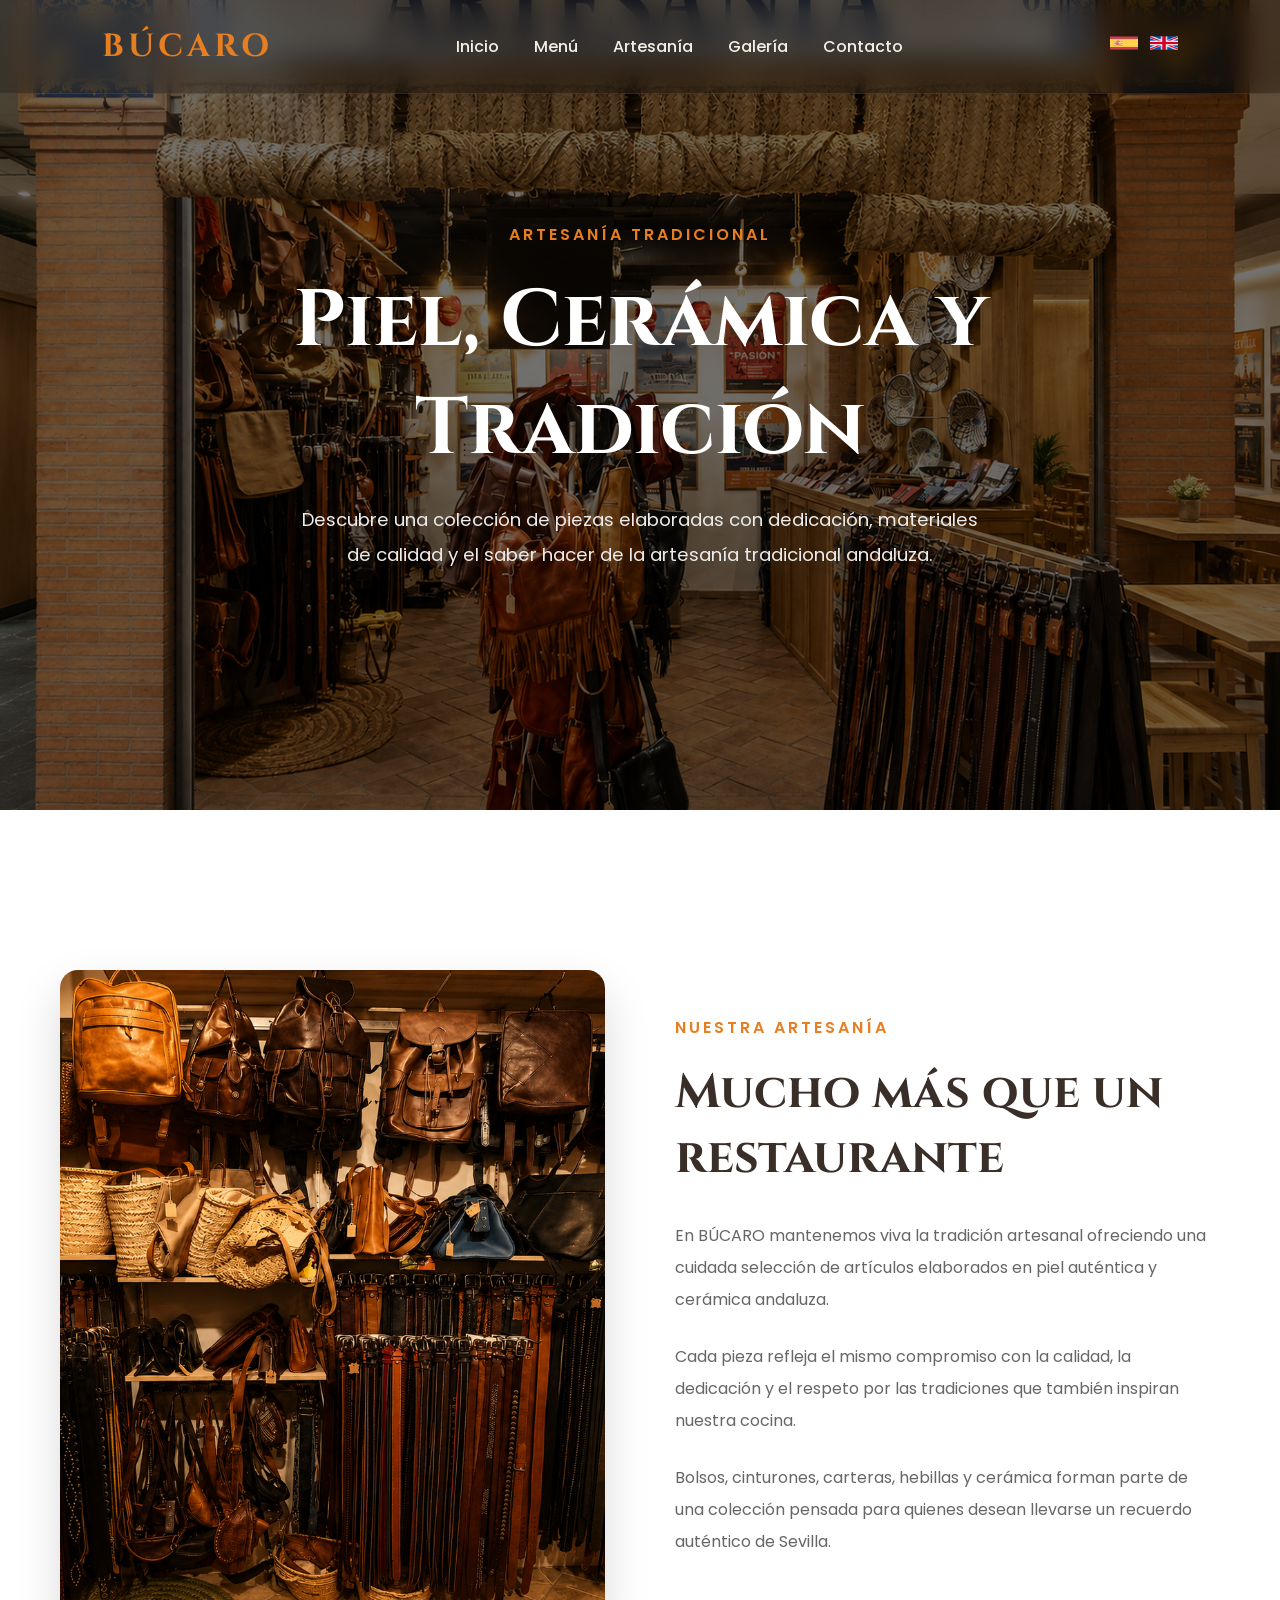
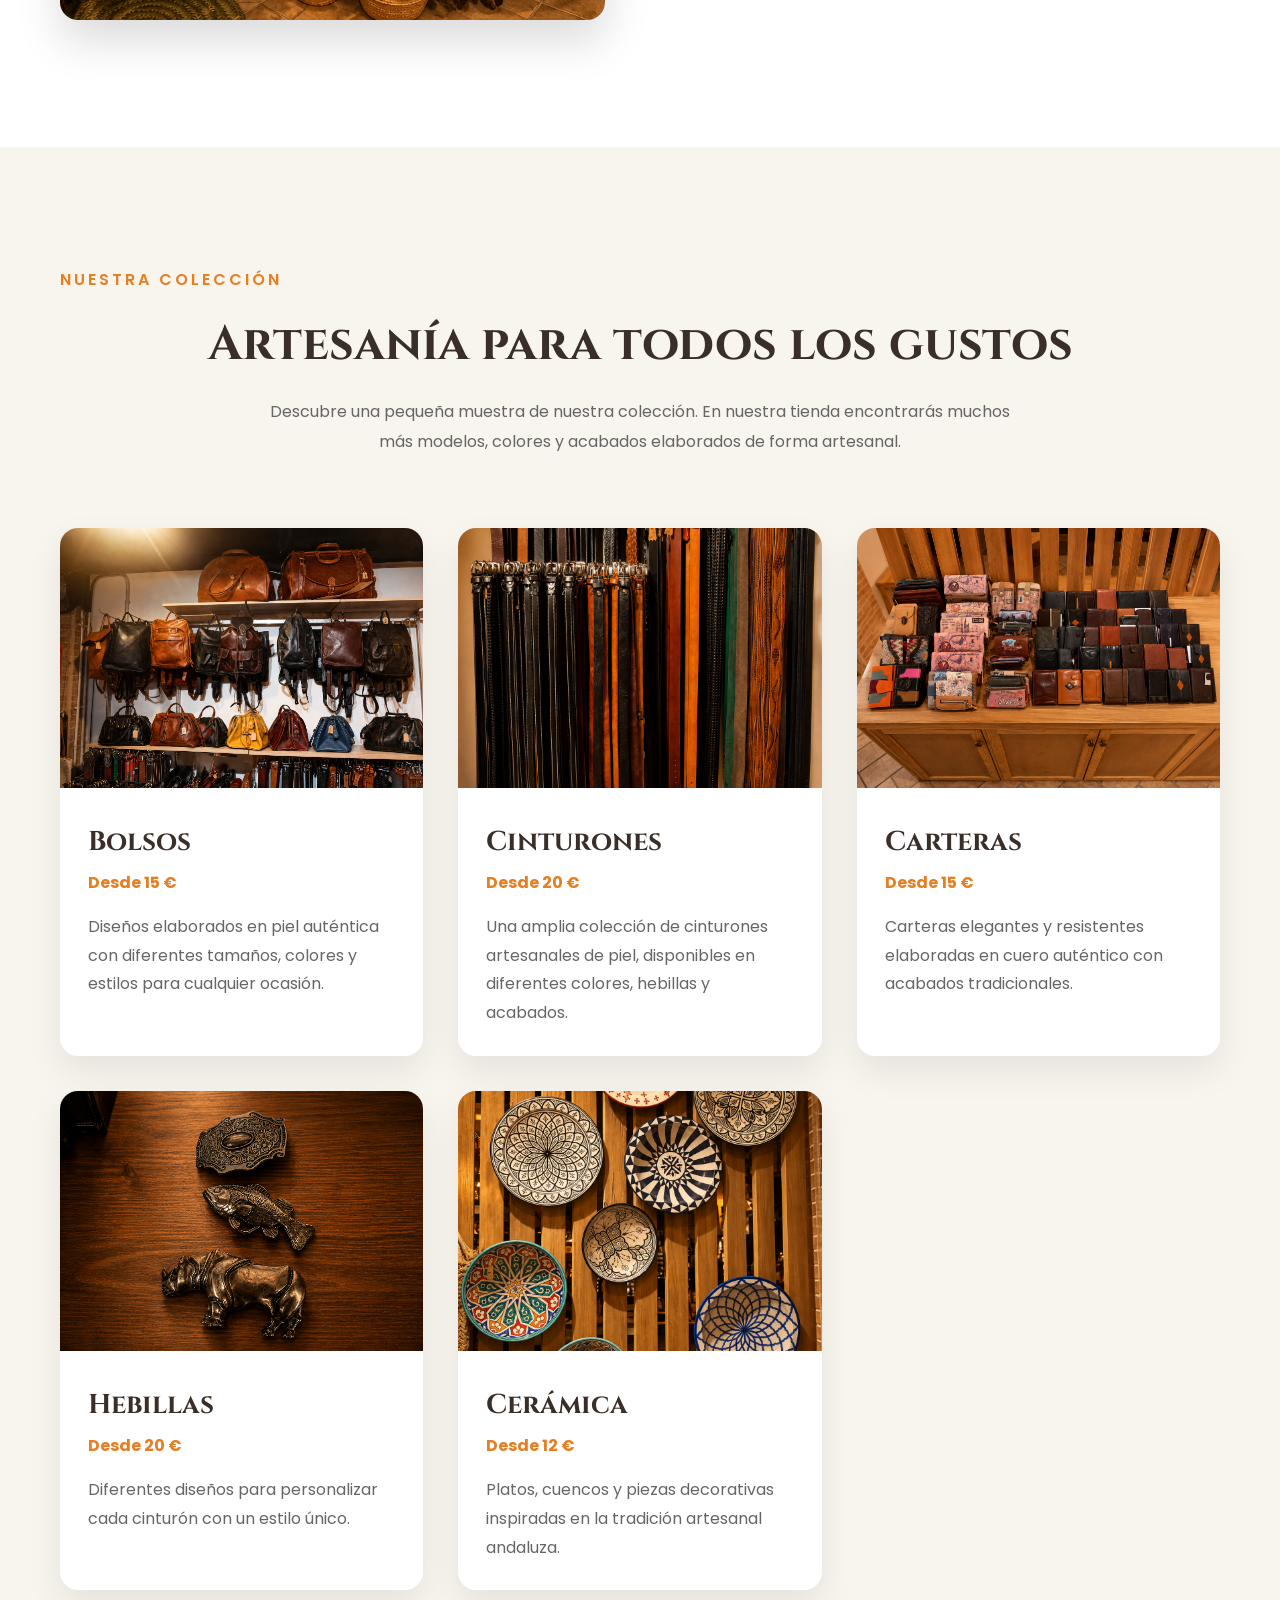
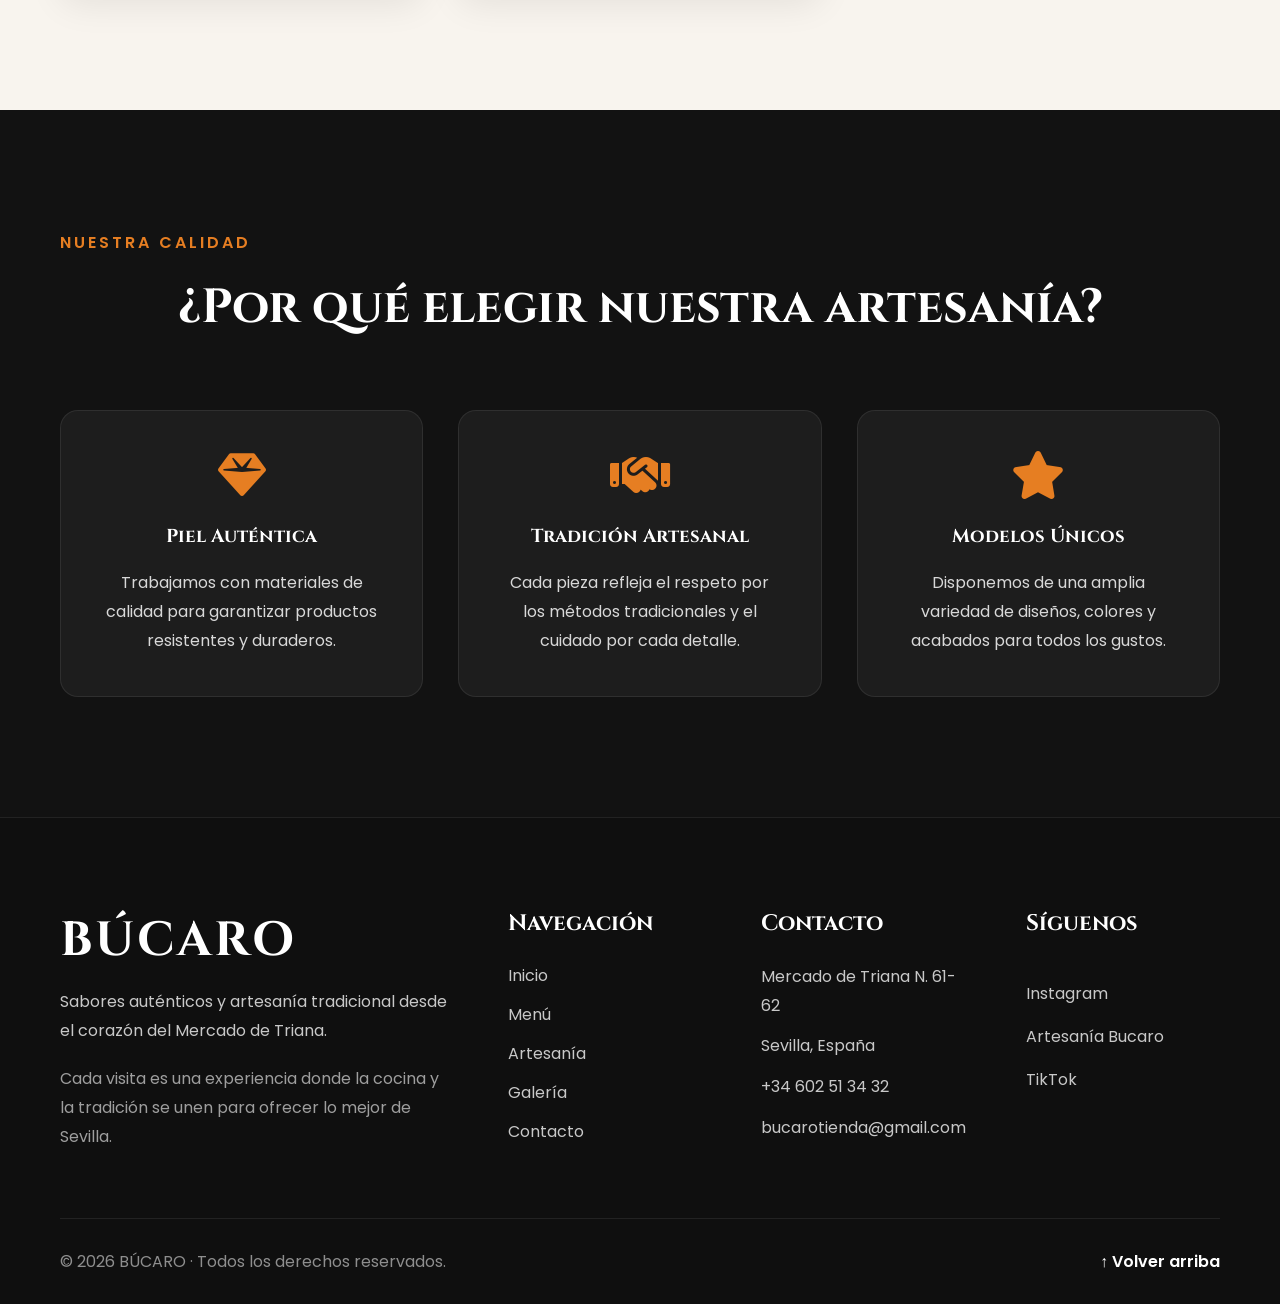
<file: artesania.html>
<!DOCTYPE html>
<html lang="es">

    <head>

        <meta charset="UTF-8">

        <meta name="viewport" content="width=device-width, initial-scale=1.0">

        <title>Artesanía | BÚCARO</title>

        <meta name="description"
            content="Descubre la colección artesanal de BÚCARO: cinturones, bolsos, carteras, cerámica y artículos de piel elaborados con tradición.">

        <!-- Google Fonts -->

        <link rel="preconnect" href="https://fonts.googleapis.com">

        <link rel="preconnect" href="https://fonts.gstatic.com" crossorigin>

        <link href="https://fonts.googleapis.com/css2?family=Cinzel:wght@500;600;700&family=Poppins:wght@300;400;500;600&display=swap"
            rel="stylesheet">

        <!-- Font Awesome -->

        <link rel="stylesheet"
            href="https://cdnjs.cloudflare.com/ajax/libs/font-awesome/6.7.2/css/all.min.css">

        <!-- CSS -->
        
        <link rel="stylesheet" href="assets/css/style.css">
        
        <link rel="stylesheet" href="assets/css/artesania.css">
        
        <link rel="stylesheet" href="assets/css/responsive.css">

        <link rel="icon" type="image/png" href="assets/images/favicon.png">
        
    </head>
    
<body>

    <header>
    
        <nav class="navbar">
        
            <div class="logo">
                <a href="index.html">BÚCARO</a>
            </div>
        
            <div class="menu-toggle">
                <i class="fa-solid fa-bars"></i>
            </div>
        
            <ul class="nav-links">
                <li><a href="index.html">Inicio</a></li>
                <li><a href="menu.html">Menú</a></li>
                <li><a href="artesania.html">Artesanía</a></li>
                <li><a href="galeria.html">Galería</a></li>
                <li><a href="index.html#contacto">Contacto</a></li>
            </ul>

            <div class="language-switch">

				    <a href="artesania.html">
				        <img src="assets/images/flags/es.png" alt="Español">
				    </a>
				
				    <a href="artesania-en.html">
				        <img src="assets/images/flags/en.png" alt="English">
				    </a>
				
				</div>
        
        </nav>
    
    </header>


<!-- ==========================
     HERO ARTESANÍA
=========================== -->

    <section class="artesania-hero">

        <div class="hero-overlay"></div>

        <div class="container">

            <br>

            <span class="section-subtitle">

                Artesanía Tradicional

            </span>

            <h1>

                Piel, Cerámica y Tradición

            </h1>

            <p>

                Descubre una colección de piezas elaboradas con dedicación,
                materiales de calidad y el saber hacer de la artesanía
                tradicional andaluza.

            </p>

        </div>

    </section>

<!-- ==========================
     NUESTRA ARTESANÍA
=========================== -->

    <section class="artesania-about">

        <div class="container">

            <div class="artesania-grid">

                <div class="artesania-image">

                    <img src="assets/images/artesania1.jpg"
                         alt="Artesanía Bucaro">

                </div>

                <div class="artesania-content">

                    <span class="section-subtitle">

                        Nuestra Artesanía

                    </span>

                    <h2>

                        Mucho más que un restaurante

                    </h2>

                    <p>

                        En BÚCARO mantenemos viva la tradición artesanal ofreciendo
                        una cuidada selección de artículos elaborados en piel auténtica
                        y cerámica andaluza.

                    </p>

                    <p>

                        Cada pieza refleja el mismo compromiso con la calidad,
                        la dedicación y el respeto por las tradiciones que también
                        inspiran nuestra cocina.

                    </p>

                    <p>

                        Bolsos, cinturones, carteras, hebillas y cerámica forman parte
                        de una colección pensada para quienes desean llevarse un recuerdo
                        auténtico de Sevilla.

                    </p>

                </div>

            </div>

        </div>

    </section>

<!-- ==========================
     TODA LA COLECCIÓN
=========================== -->

    <section class="coleccion">

        <div class="container">

            <span class="section-subtitle">

                Nuestra Colección

            </span>

            <h2>

                Artesanía para todos los gustos

            </h2>

            <p class="coleccion-intro">

                Descubre una pequeña muestra de nuestra colección. En nuestra tienda encontrarás muchos más modelos, colores y acabados elaborados de forma artesanal.

            </p>

            <div class="coleccion-grid">

                <!-- Bolsos -->

                <div class="coleccion-card">

                    <img src="assets/images/bolsos.jpg" alt="Bolsos de piel">

                    <div class="coleccion-content">

                        <h3>Bolsos</h3>

                        <span>Desde 15 €</span>

                        <p>

                            Diseños elaborados en piel auténtica con diferentes tamaños,
                            colores y estilos para cualquier ocasión.

                        </p>

                    </div>

                </div>

                <!-- Cinturones -->

                <div class="coleccion-card">

                    <img src="assets/images/cinturones.jpg" alt="Cinturones">

                    <div class="coleccion-content">

                        <h3>Cinturones</h3>

                        <span>Desde 20 €</span>

                        <p>

                            Una amplia colección de cinturones artesanales de piel,
                            disponibles en diferentes colores, hebillas y acabados.

                        </p>

                    </div>

                </div>

                <!-- Carteras -->

                <div class="coleccion-card">

                    <img src="assets/images/carteras.jpg" alt="Carteras">

                    <div class="coleccion-content">

                        <h3>Carteras</h3>

                        <span>Desde 15 €</span>

                        <p>

                            Carteras elegantes y resistentes elaboradas en cuero
                            auténtico con acabados tradicionales.

                        </p>

                    </div>

                </div>

                <!-- Hebillas -->

                <div class="coleccion-card">

                    <img src="assets/images/artesania3.jpg" alt="Hebillas">

                    <div class="coleccion-content">

                        <h3>Hebillas</h3>

                        <span>Desde 20 €</span>

                        <p>

                            Diferentes diseños para personalizar cada cinturón con
                            un estilo único.

                        </p>

                    </div>

                </div>

                <!-- Cerámica -->

                <div class="coleccion-card">

                    <img src="assets/images/ceramica.jpg" alt="Cerámica">

                    <div class="coleccion-content">

                        <h3>Cerámica</h3>

                        <span>Desde 12 €</span>

                        <p>

                            Platos, cuencos y piezas decorativas inspiradas en la
                            tradición artesanal andaluza.

                        </p>

                    </div>

                </div>

            </div>

        </div>

    </section>

<!-- ==========================
     ¿POR QUÉ ELEGIR BÚCARO?
=========================== -->

    <section class="why-artesania">

        <div class="container">

            <span class="section-subtitle">

                Nuestra Calidad

            </span>

            <h2>

                ¿Por qué elegir nuestra artesanía?

            </h2>

            <div class="why-grid">

                <div class="why-card">

                    <i class="fa-solid fa-gem"></i>

                    <h3>Piel Auténtica</h3>

                    <p>

                        Trabajamos con materiales de calidad para garantizar productos resistentes y duraderos.

                    </p>

                </div>

                <div class="why-card">

                    <i class="fa-solid fa-handshake"></i>

                    <h3>Tradición Artesanal</h3>

                    <p>

                        Cada pieza refleja el respeto por los métodos tradicionales y el cuidado por cada detalle.

                    </p>

                </div>

                <div class="why-card">

                    <i class="fa-solid fa-star"></i>

                    <h3>Modelos Únicos</h3>

                    <p>

                        Disponemos de una amplia variedad de diseños, colores y acabados para todos los gustos.

                    </p>

                </div>

            </div>

        </div>

    </section>

<!-- ==========================
     FOOTER
=========================== -->

                <footer class="footer">
                
                    <div class="container">
                    
                        <div class="footer-grid">
                        
                            <!-- Logo -->
                        
                            <div class="footer-column">
                            
                                <h2>BÚCARO</h2>
                            
                                <p>
                                
                                    Sabores auténticos y artesanía tradicional desde el corazón del Mercado de Triana.
                                
                                </p>
                            
                                <span>
                                
                                    Cada visita es una experiencia donde la cocina y la tradición se unen para ofrecer lo mejor de Sevilla.
                                
                                </span>
                            
                            </div>
                        
                            <!-- Navegación -->
                        
                            <div class="footer-column">
                            
                                <h3>Navegación</h3>
                            
                                <ul>
                                
                                    <li><a href="index.html">Inicio</a></li>
                                
                                    <li><a href="menu.html">Menú</a></li>
                                
                                    <li><a href="artesania.html">Artesanía</a></li>
                                
                                    <li><a href="galeria.html">Galería</a></li>
                                
                                    <li><a href="index.html#contacto">Contacto</a></li>
                                
                                </ul>
                            
                            </div>
                        
                            <!-- Contacto -->
                        
                            <div class="footer-column">
                            
                                <h3>Contacto</h3>
                            
                                <p>Mercado de Triana N. 61-62</p>
                            
                                <p>Sevilla, España</p>
                            
                                <p>+34 602 51 34 32</p>
                            
                                <p>bucarotienda@gmail.com</p>
                            
                            </div>
                        
                            <!-- Redes -->
                        
                            <div class="footer-column">
                            
                                <h3>Síguenos</h3>
                            
                                <a href="https://www.instagram.com/bucaro_triana" target="_blank">Instagram</a>
                            
                                <a href="https://www.instagram.com/artesania_bucaro" target="_blank">Artesanía Bucaro</a>
                            
                                <a href="https://www.tiktok.com/@bucaro.triana61" target="_blank">TikTok</a>
                            
                            </div>
                        
                        </div>
                    
                        <div class="footer-bottom">
                        
                            <p>
                            
                                © 2026 BÚCARO · Todos los derechos reservados.
                            
                            </p>
                        
                            <a href="#" class="back-top">
                            
                                ↑ Volver arriba
                            
                            </a>
                        
                        </div>
                    
                    </div>
                
                </footer>

        <script src="assets/js/script.js"></script>
            
    </body>

</html>
</file>
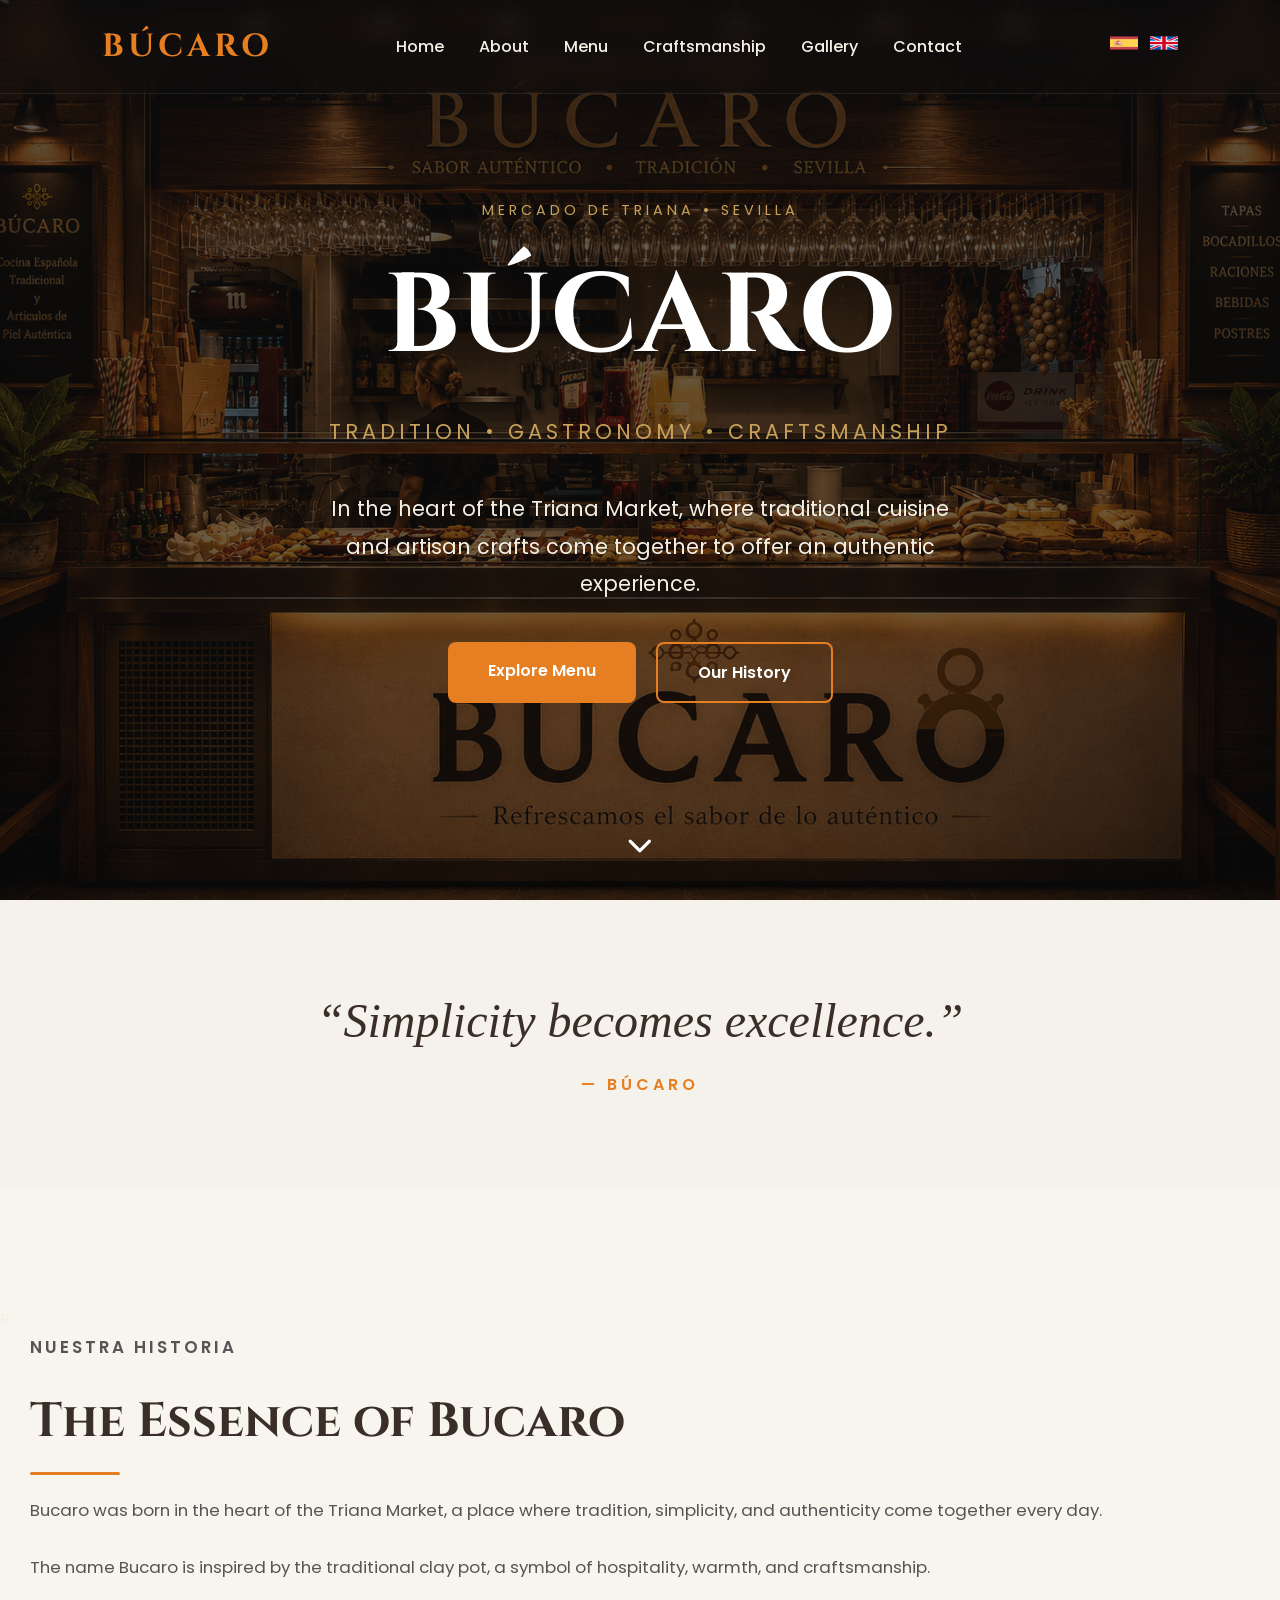
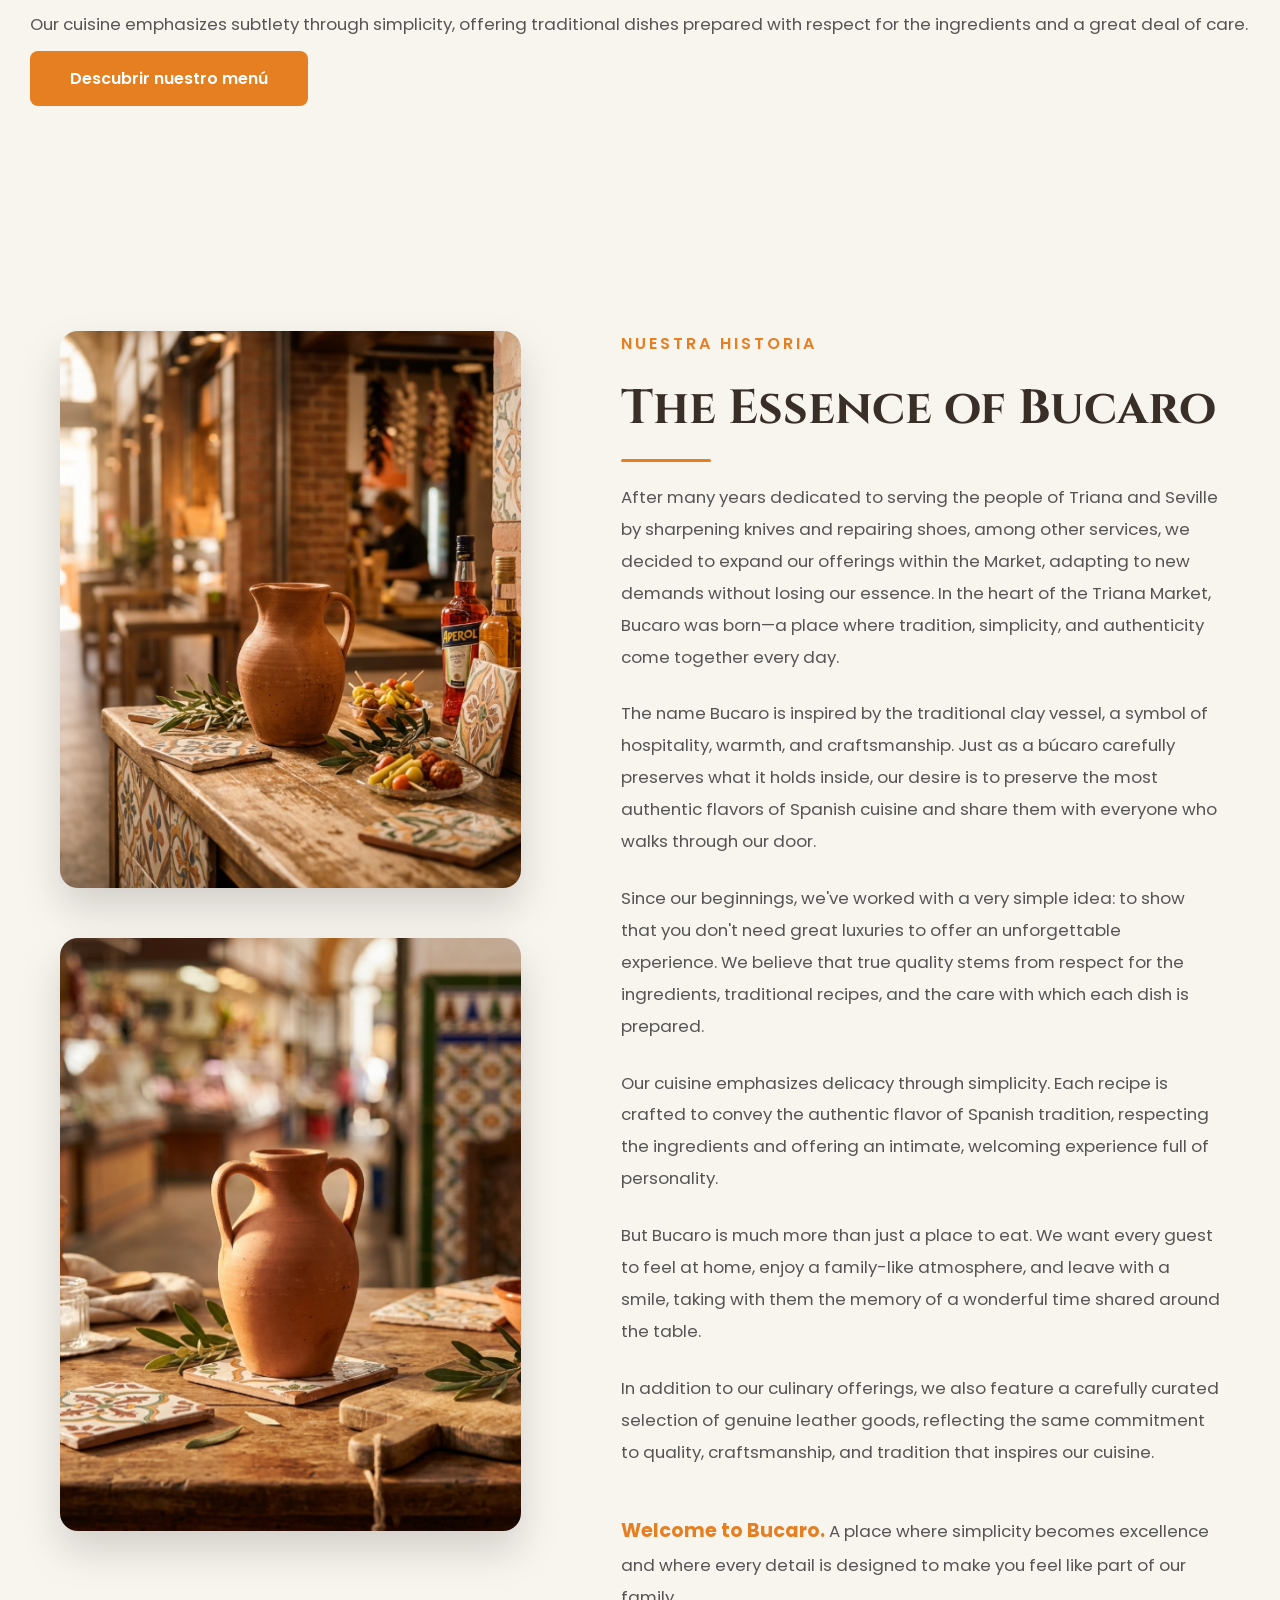
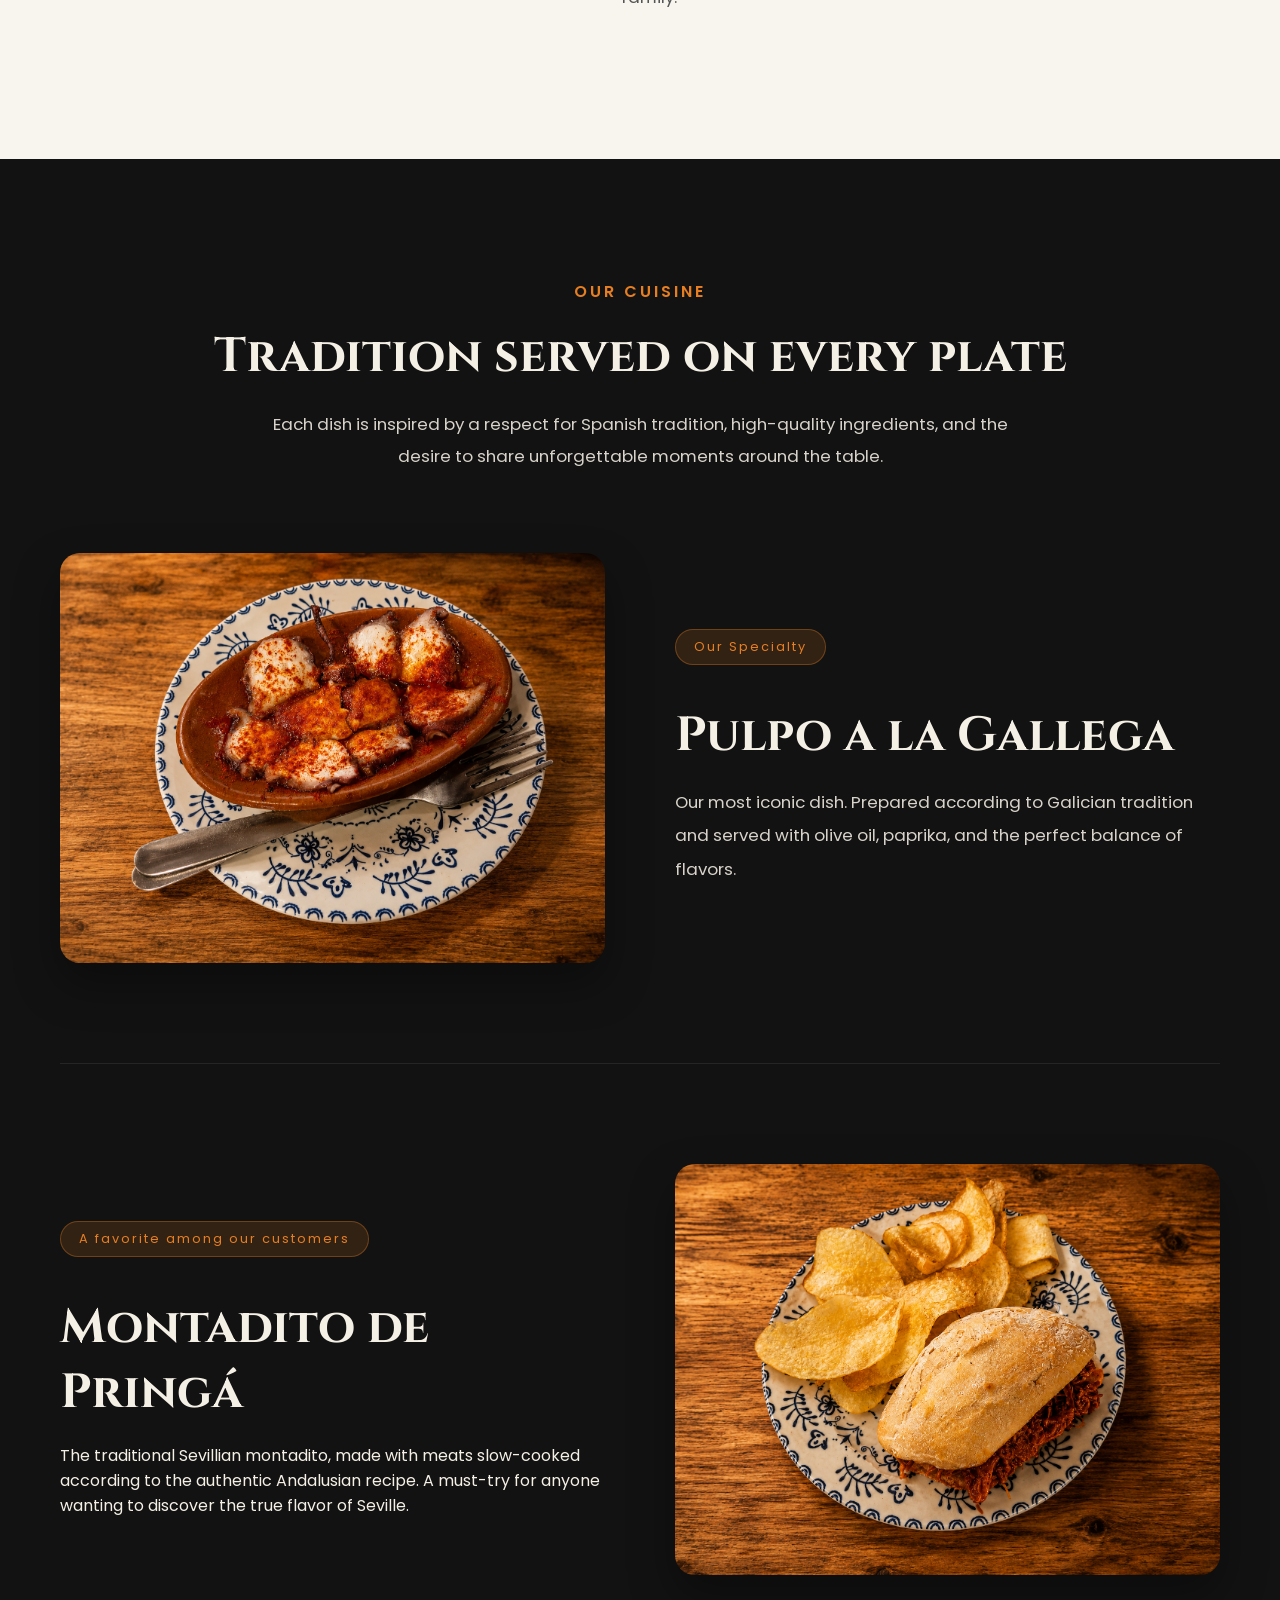
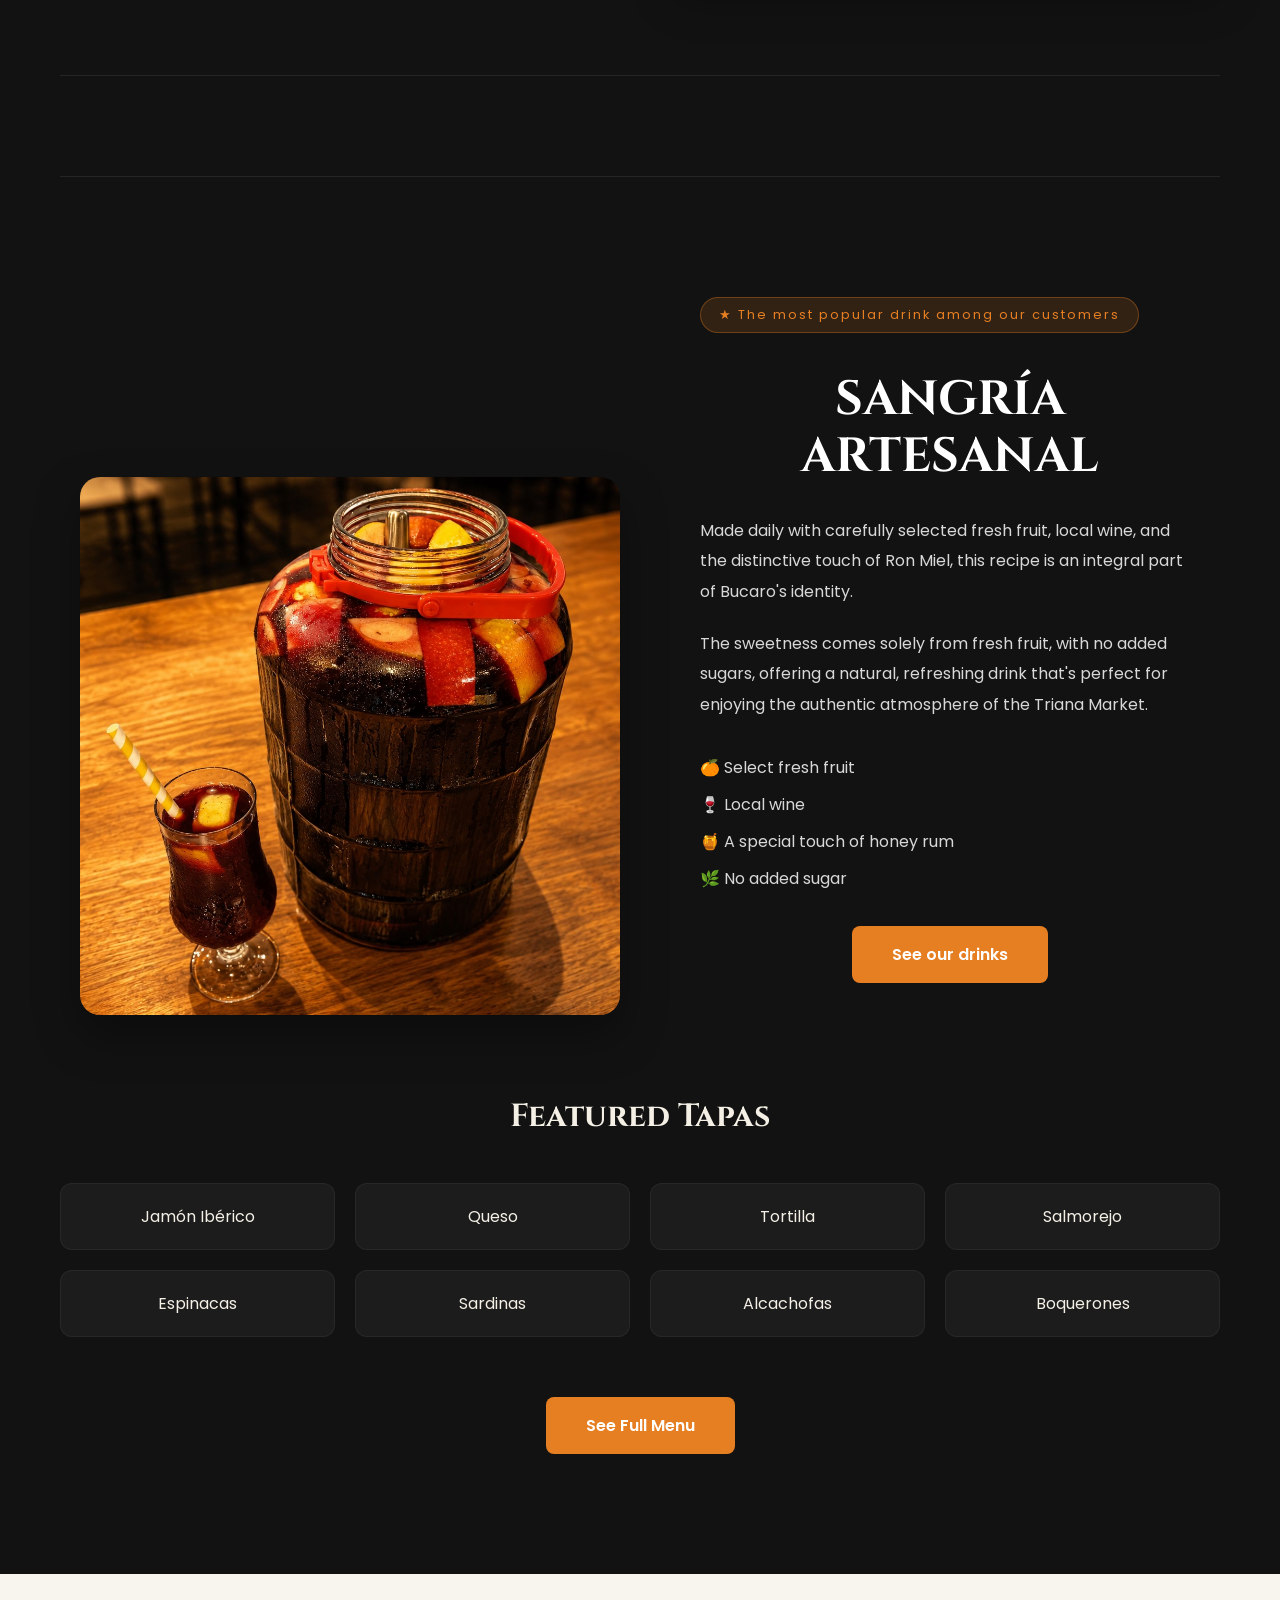
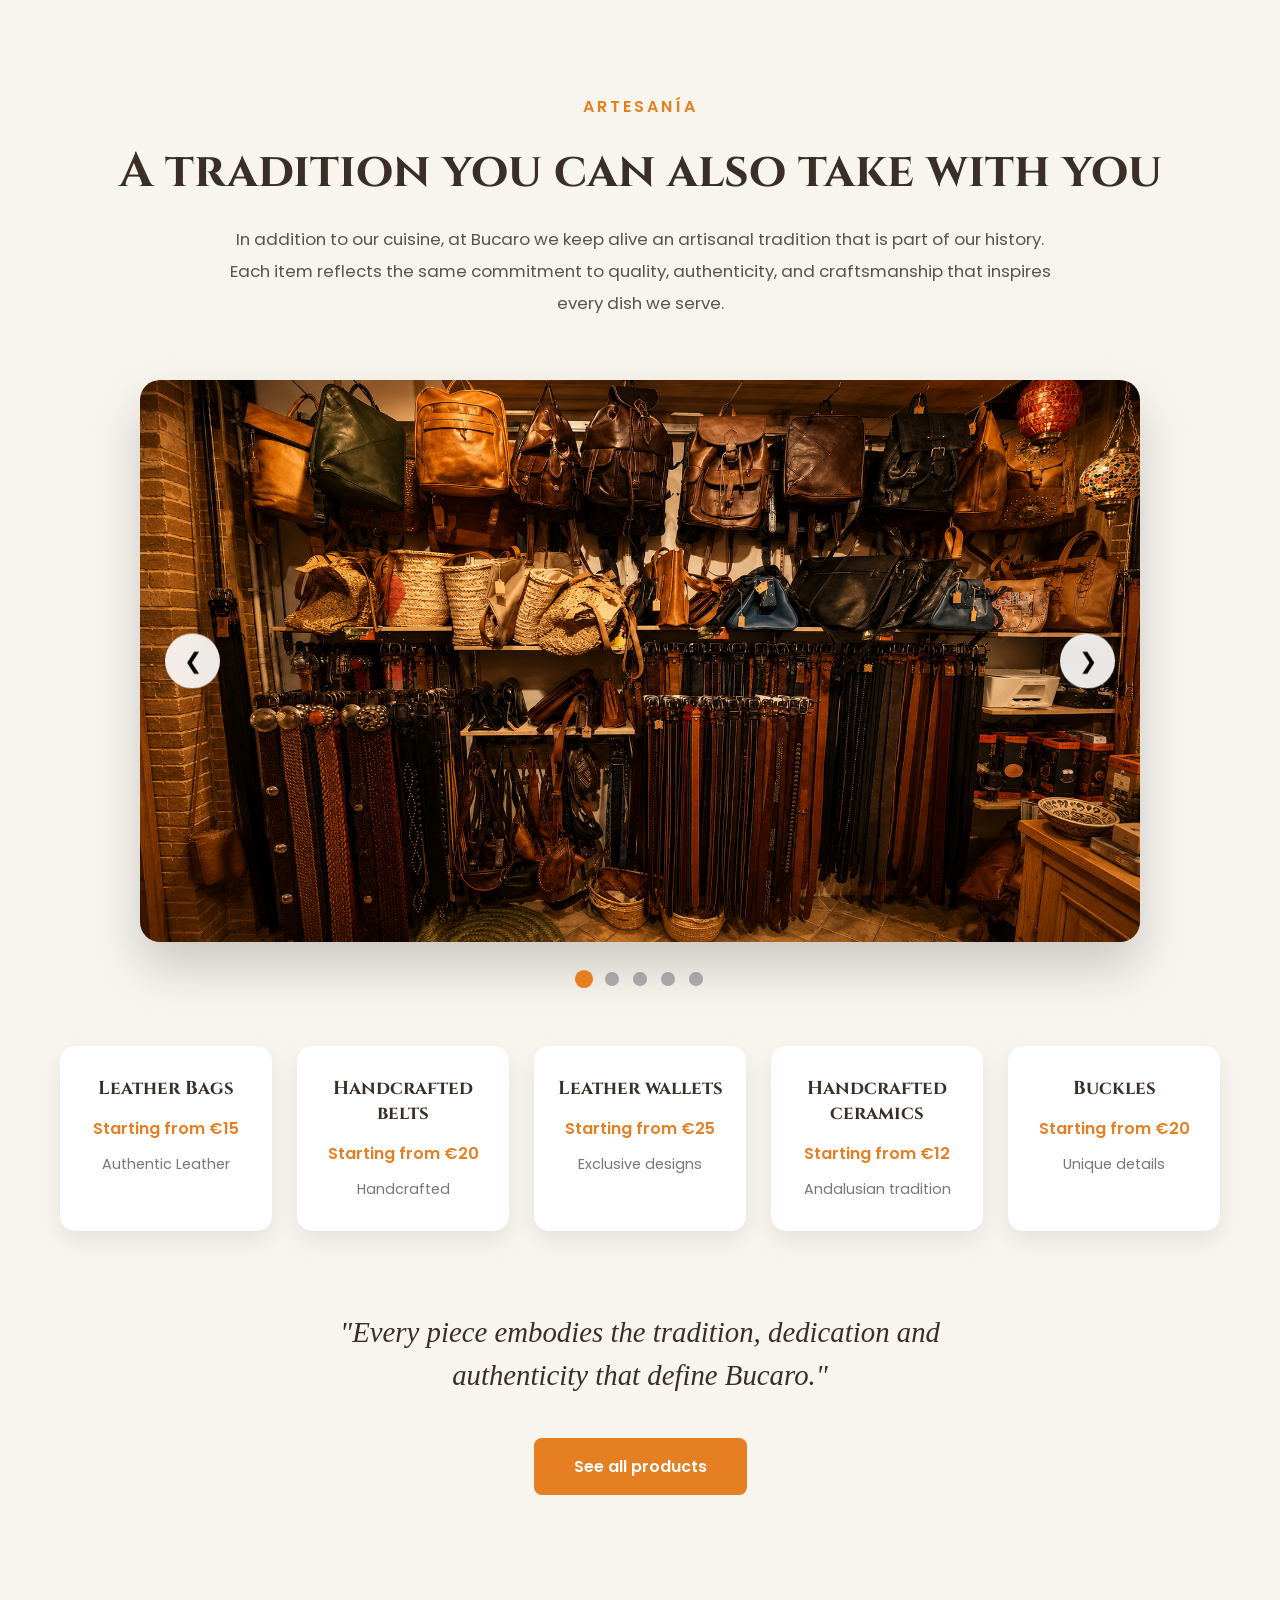
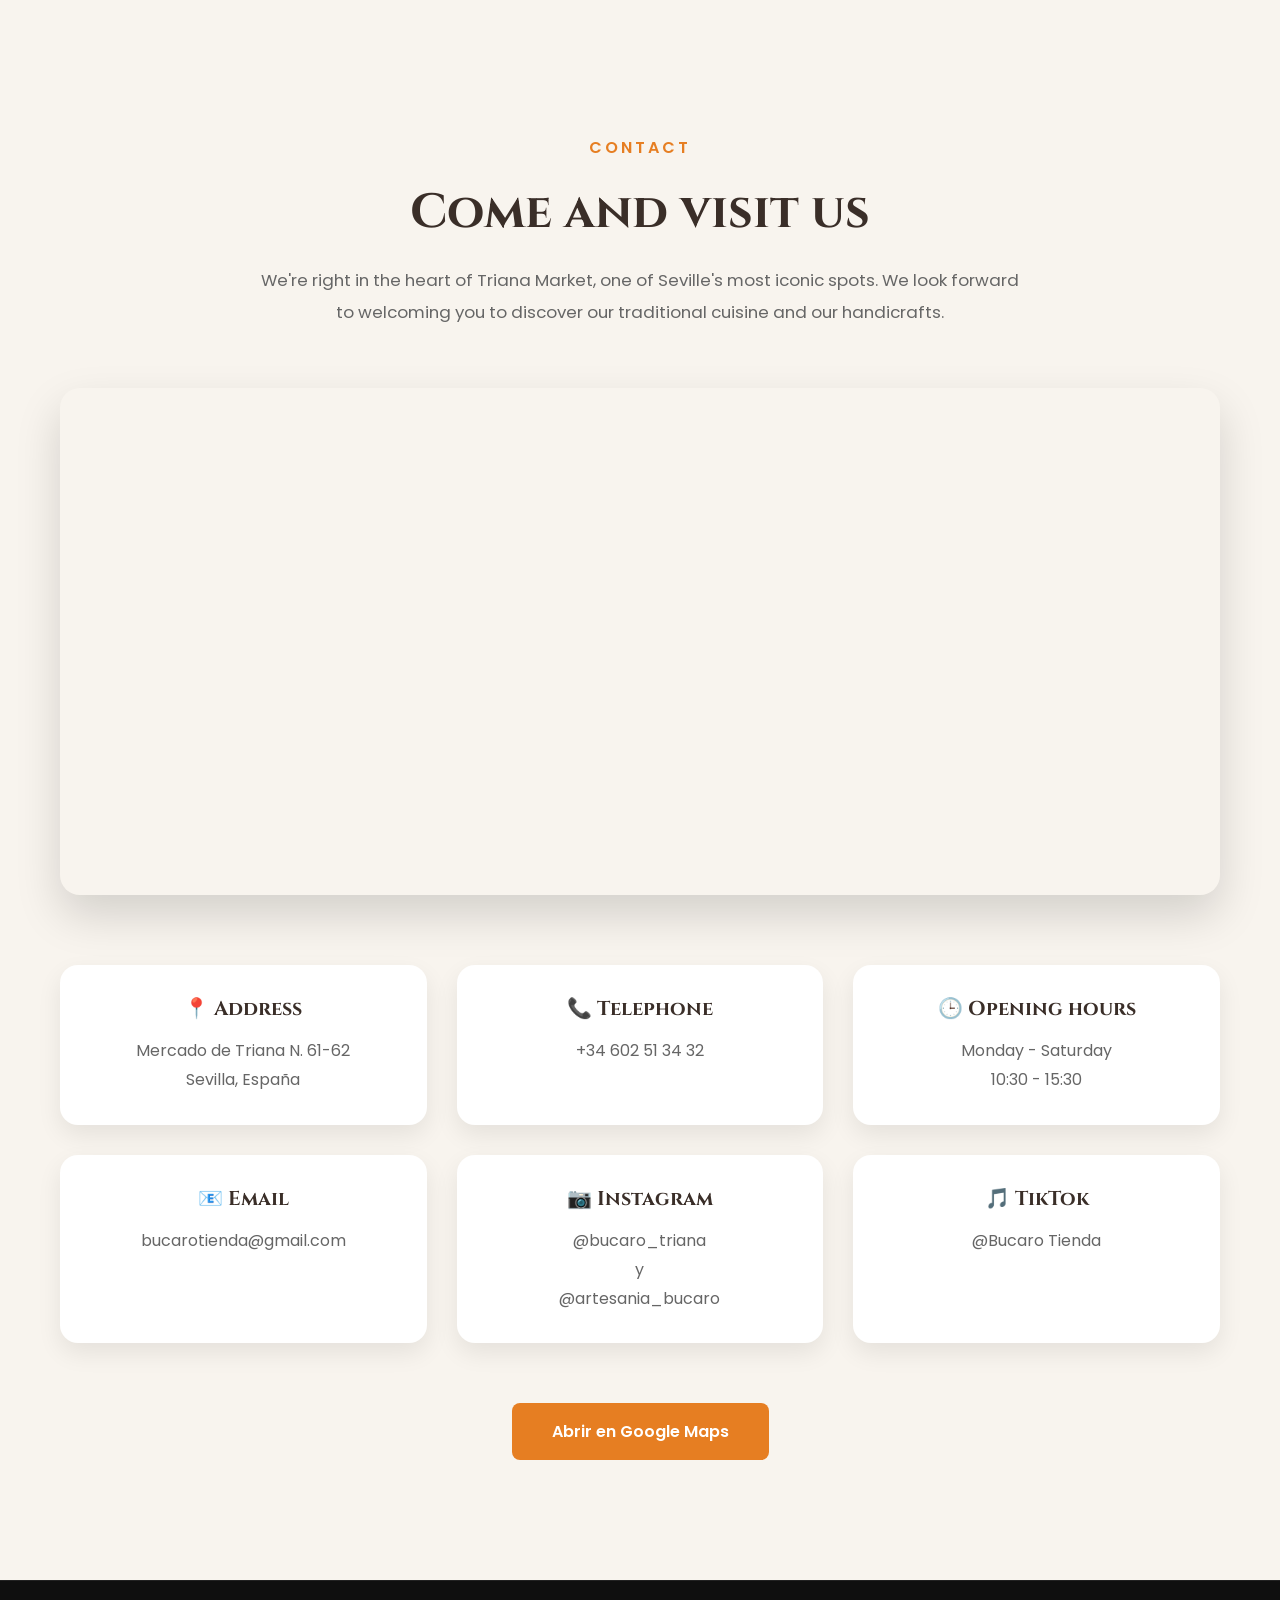
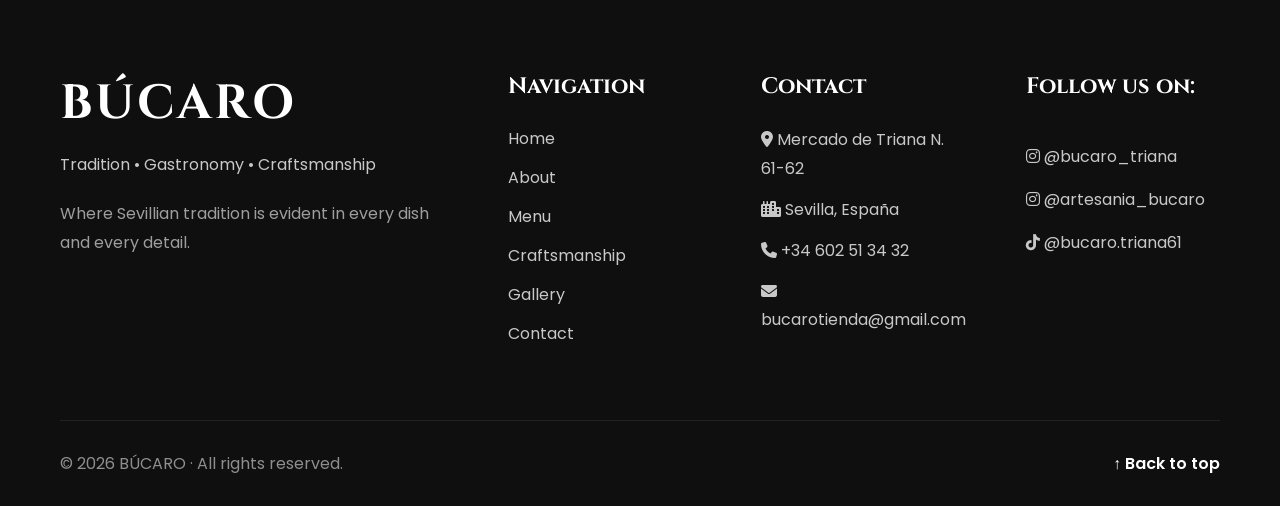
<file: index-en.html>
<!DOCTYPE html>
<html lang="en">
	<head>
		<meta charset="UTF-8">
		<meta name="viewport" content="width=device-width, initial-scale=1.0">
		<title>Bucaro | Mercado de Triana</title>
		<meta name="description" content="Bucaro - Cocina española tradicional y artículos de piel auténtica en el Mercado de Triana, Sevilla.">
		<!-- Google Fonts -->
		<link rel="preconnect" href="https://fonts.googleapis.com">
		<link rel="preconnect" href="https://fonts.gstatic.com" crossorigin>
		<link href="https://fonts.googleapis.com/css2?family=Cinzel:wght@500;600;700&family=Poppins:wght@300;400;500;600&display=swap" rel="stylesheet">
		<!-- Font Awesome -->
		<link rel="stylesheet" href="https://cdnjs.cloudflare.com/ajax/libs/font-awesome/6.7.2/css/all.min.css">
		<!-- CSS -->
		<link rel="stylesheet" href="assets/css/style.css">
		<link rel="stylesheet" href="assets/css/responsive.css">
		<link rel="icon" type="image/png" href="assets/images/favicon.png">
	</head>
	<body>
		<!-- Qui costruiremo il sito -->
		<header>

		    <nav class="navbar">
			
		        <div class="logo">
				
		            BÚCARO
				
		        </div>
			
		        <div class="menu-toggle">
				
		            <i class="fa-solid fa-bars"></i>
				
		        </div>
			
		        <ul class="nav-links">
				
		            <li><a href="#home">Home</a></li>
				
		            <li><a href="#about">About</a></li>
				
		            <li><a href="#menu">Menu</a></li>
				
		            <li><a href="#leather">Craftsmanship</a></li>
				
		            <li><a href="galeria-en.html">Gallery</a></li>
				
		            <li><a href="#contacto">Contact</a></li>
				
		        </ul>

				<div class="language-switch">

				    <a href="index.html">
				        <img src="assets/images/flags/es.png" alt="Español">
				    </a>
				
				    <a href="index-en.html">
				        <img src="assets/images/flags/en.png" alt="English">
				    </a>
				
				</div>
			
		    </nav>
		
		</header>
<!-- ==========================
     HERO SECTION
=========================== -->
		<section id="home" class="hero">
			<div class="overlay"></div>
			<div class="hero-content">
				<span class="location"> Mercado de Triana • Sevilla </span>
				<h1>BÚCARO</h1>
				<p class="hero-subtitle"> Tradition • Gastronomy • Craftsmanship </p>
				<p class="hero-description">In the heart of the Triana Market, where traditional cuisine and artisan crafts come together to offer an authentic experience. </p>
				<div class="hero-buttons">
					<a href="#menu" class="btn-primary"> Explore Menu </a>
					<a href="#about" class="btn-secondary"> Our History </a>
				</div>
			</div>
			<div class="scroll-indicator">
				<a href="#about">
					<i class="fa-solid fa-chevron-down"></i>
				</a>
			</div>
		</section>
<!-- ==========================
     QUOTE
=========================== -->
		<section class="quote">
			<div class="quote-container">
				<p class="quote-text"> “Simplicity becomes excellence.” </p>
				<span class="quote-author"> — BÚCARO </span>
			</div>
		</section>
<!-- ==========================
     LA ESENCIA DE BUCARO
=========================== -->
		<section id="about" class="about">
			<div class="about-grid">
				<!-- Colonna sinistra -->
				<div class="about-letter">
					<span>B</span>
				</div>
				<!-- Colonna destra -->
				<div class="about-content">
					<p class="section-subtitle"> Nuestra Historia </p>
					<h2> The Essence of Bucaro </h2>
					<p>Bucaro was born in the heart of the Triana Market, a place where tradition, simplicity, and authenticity come together every day. </p>
					<p> The name Bucaro is inspired by the traditional clay pot, a symbol of hospitality, warmth, and craftsmanship. </p>
					<p> Our cuisine emphasizes subtlety through simplicity, offering traditional dishes prepared with respect for the ingredients and a great deal of care. </p>
					<a href="#menu" class="btn-primary"> Descubrir nuestro menú </a>
				</div>
			</div>
		</section>
<!-- ==========================
     NUESTRA HISTORIA
=========================== -->
		<section id="about" class="about">
			<div class="container">
				<div class="about-image">
					<img src="assets/images/bucaro.jpg" alt="Búcaro de barro">
					<img src="assets/images/bucaro2.jpg" alt="Interior de Bucaro" class="about-secondary-image">
				</div>
				<div class="about-content">
					<span class="section-subtitle"> Nuestra Historia </span>
					<h2> The Essence of Bucaro </h2>
					<p> After many years dedicated to serving the people of Triana and Seville by sharpening knives and repairing shoes, among other services, we decided to expand our offerings within the Market, adapting to new demands without losing our essence. In the heart of the Triana Market, Bucaro was born—a place where tradition, simplicity, and authenticity come together every day. </p>
                    <p> The name Bucaro is inspired by the traditional clay vessel, a symbol of hospitality, warmth, and craftsmanship. Just as a búcaro carefully preserves what it holds inside, our desire is to preserve the most authentic flavors of Spanish cuisine and share them with everyone who walks through our door. </p>
                    <p> Since our beginnings, we've worked with a very simple idea: to show that you don't need great luxuries to offer an unforgettable experience. We believe that true quality stems from respect for the ingredients, traditional recipes, and the care with which each dish is prepared. </p>
                    <p> Our cuisine emphasizes delicacy through simplicity. Each recipe is crafted to convey the authentic flavor of Spanish tradition, respecting the ingredients and offering an intimate, welcoming experience full of personality. </p>
					<p> But Bucaro is much more than just a place to eat. We want every guest to feel at home, enjoy a family-like atmosphere, and leave with a smile, taking with them the memory of a wonderful time shared around the table. </p>
					<p> In addition to our culinary offerings, we also feature a carefully curated selection of genuine leather goods, reflecting the same commitment to quality, craftsmanship, and tradition that inspires our cuisine. </p>
					<p>
                        <strong>Welcome to Bucaro.</strong> A place where simplicity becomes excellence and where every detail is designed to make you feel like part of our family.
                    </p>
				</div>
			</div>
		</section>
<!-- ==========================
     NUESTRA COCINA
=========================== -->
		<section id="menu" class="menu">
			<div class="container">
				<span class="section-subtitle"> Our Cuisine </span>
				<h2> Tradition served on every plate </h2>
				<p class="menu-intro"> Each dish is inspired by a respect for Spanish tradition, high-quality ingredients, and the desire to share unforgettable moments around the table. </p>
<!-- ==========================
     ESPECIALIDAD
=========================== -->
				<div class="menu-special">
					<div class="menu-image">
						<img src="assets/images/pulpo.jpg" alt="Pulpo a la Gallega">
					</div>
					<div class="menu-content">
						<span class="menu-label"> Our Specialty </span>
						<h3> Pulpo a la Gallega </h3>
						<p> Our most iconic dish. Prepared according to Galician tradition and served with olive oil, paprika, and the perfect balance of flavors. </p>
					</div>
				</div>
<!-- ==========================
     FAVORITO
=========================== -->
				<div class="menu-favorite">
					<div class="favorite-content">
						<span class="menu-label"> A favorite among our customers </span>
						<h3> Montadito de Pringá </h3>
						<p> The traditional Sevillian montadito, made with meats slow-cooked according to the authentic Andalusian recipe. A must-try for anyone wanting to discover the true flavor of Seville. </p>
					</div>
					<div class="favorite-image">
						<img src="assets/images/pringa.jpg" alt="Montadito de Pringá">
					</div>
				</div>
<!-- ==========================
     SANGRÍA
=========================== -->
				<section id="sangria" class="sangria">
					<div class="container">
						<div class="sangria-image">
							<img src="assets/images/sangria.jpg" alt="Sangría artesanal de Bucaro">
						</div>
						<div class="sangria-content">
							<div class="sangria-badge"> ★ The most popular drink among our customers </div>
							<h2> Sangría Artesanal </h2>
							<p> Made daily with carefully selected fresh fruit, local wine, and the distinctive touch of Ron Miel, this recipe is an integral part of Bucaro's identity. </p>
                            <p> The sweetness comes solely from fresh fruit, with no added sugars, offering a natural, refreshing drink that's perfect for enjoying the authentic atmosphere of the Triana Market. </p>
							<ul class="sangria-list">
								<li>🍊 Select fresh fruit</li>
                                <li>🍷 Local wine</li>
                                <li>🍯 A special touch of honey rum</li>
                                <li>🌿 No added sugar</li>
							</ul>
							<a href="menu-en.html#bebidas" class="btn-primary"> See our drinks </a>
						</div>
					</div>
				</section>
<!-- ==========================
     TAPAS
=========================== -->
				<div class="menu-list">
					<h3> Featured Tapas </h3>
					<div class="menu-grid">
						<div>Jamón Ibérico</div>
						<div>Queso</div>
						<div>Tortilla</div>
						<div>Salmorejo</div>
						<div>Espinacas</div>
						<div>Sardinas</div>
						<div>Alcachofas</div>
						<div>Boquerones</div>
					</div>
				</div>
				<a href="menu-en.html" class="btn-primary"> See Full Menu </a>
			</div>
		</section>
<!-- ==========================
     ARTESANÍA
=========================== -->
		<section id="leather" class="artesania">
			<div class="container">
				<span class="section-subtitle"> Artesanía </span>
				<h2> A tradition you can also take with you </h2>
				<p class="artesania-intro"> In addition to our cuisine, at Bucaro we keep alive an artisanal tradition that is part of our history. Each item reflects the same commitment to quality, authenticity, and craftsmanship that inspires every dish we serve. </p>
				<!-- Slider -->
				<div class="artesania-slider">
					<button class="slider-btn prev"> &#10094; </button>
					<div class="slider-container">
						<img src="assets/images/artesania1.jpg" class="slide active" alt="Artesanía Bucaro">
						<img src="assets/images/artesania2.jpg" class="slide" alt="Artesanía Bucaro">
						<img src="assets/images/artesania3.jpg" class="slide" alt="Artesanía Bucaro">
						<img src="assets/images/artesania4.jpg" class="slide" alt="Artesanía Bucaro">
						<img src="assets/images/artesania5.jpg" class="slide" alt="Artesanía Bucaro">
					</div>
					<button class="slider-btn next"> &#10095; </button>
				</div>
				<div class="slider-dots">
					<span class="dot active"></span>
					<span class="dot"></span>
					<span class="dot"></span>
					<span class="dot"></span>
					<span class="dot"></span>
				</div>
				<div class="artesania-grid">
					<div class="artesania-card">
						<h3>Leather Bags</h3>
                        <p>Starting from €15</p>
                        <span>Authentic Leather</span>
					</div>
					<div class="artesania-card">
						<h3>Handcrafted belts</h3>
                        <p>Starting from €20</p>
                        <span>Handcrafted</span>
					</div>
					<div class="artesania-card">
                        <h3>Leather wallets</h3>
                        <p>Starting from €25</p>
                        <span>Exclusive designs</span>
                    </div>
                    <div class="artesania-card">
						<h3>Handcrafted ceramics</h3>
                        <p>Starting from €12</p>
                        <span>Andalusian tradition</span>
                    </div>
                    <div class="artesania-card">
						<h3>Buckles</h3>
                        <p>Starting from €20</p>
                        <span>Unique details</span>
                    </div>
				</div>
				<blockquote class="artesania-quote"> "Every piece embodies the tradition, dedication and authenticity that define Bucaro." </blockquote>
				<div class="artesania-button">
					<a href="artesania-en.html" class="btn-primary"> See all products </a>
				</div>
			</div>
		</section>
<!-- ==========================
     CONTACTO
=========================== -->
		<section id="contacto" class="contacto">
			<div class="container">
				<span class="section-subtitle"> Contact </span>
				<h2> Come and visit us </h2>
				<p class="contacto-intro"> We're right in the heart of Triana Market, one of Seville's most iconic spots. We look forward to welcoming you to discover our traditional cuisine and our handicrafts. </p>
				<!-- Google Maps -->
				<div class="contacto-map">
					<iframe src="https://www.google.com/maps/embed?pb=!1m18!1m12!1m3!1d198.1350122415724!2d-6.003911979496497!3d37.38604363779095!2m3!1f0!2f0!3f0!3m2!1i1024!2i768!4f13.1!3m3!1m2!1s0xd126de66d4d0a61%3A0x755d2cae1f2471b4!2sB%C3%BAcaro%20-%20Tapas%20e%20ibericos!5e0!3m2!1sen!2ses!4v1783671171040!5m2!1sen!2ses" loading="lazy" allowfullscreen referrerpolicy="strict-origin-when-cross-origin"></iframe>
				</div>
				<!-- Informazioni -->
				<div class="contacto-info">
					<div class="info-box">
						<h3>📍 Address</h3>
						<p> Mercado de Triana N. 61-62 <br> Sevilla, España </p>
					</div>
					<div class="info-box">
						<h3>📞 Telephone</h3>
						<p> +34 602 51 34 32 </p>
					</div>
					<div class="info-box">
						<h3>🕒 Opening hours</h3>
						<p> Monday - Saturday <br> 10:30 - 15:30 </p>
					</div>
					<div class="info-box">
						<h3>📧 Email</h3>
						<p> bucarotienda@gmail.com </p>
					</div>
					<div class="info-box">
						<h3>📷 Instagram</h3>
						<p> @bucaro_triana <br> y <br> @artesania_bucaro </p>
					</div>
					<div class="info-box">
						<h3>🎵 TikTok</h3>
						<p> @Bucaro Tienda </p>
					</div>
				</div>
				<div class="contacto-button">
					<a href="https://maps.google.com/?q=B%C3%BAcaro%20-%20Tapas%20e%20ibericos" target="_blank" class="btn-primary"> Abrir en Google Maps </a>
				</div>
			</div>
		</section>
<!-- ==========================
     FOOTER
=========================== -->
		<footer class="footer">
			<div class="container">
				<div class="footer-grid">
					<!-- Logo -->
					<div class="footer-column">
						<h2>BÚCARO</h2>
						<p> Tradition • Gastronomy • Craftsmanship </p>
						<span> Where Sevillian tradition is evident in every dish and every detail. </span>
					</div>
					<!-- Navegación -->
					<div class="footer-column">
						<h3>Navigation</h3>
						<ul>
							<li>
								<a href="#home">Home</a>
							</li>
							<li>
								<a href="#about">About</a>
							</li>
							<li>
								<a href="menu-en.html">Menu</a>
							</li>
							<li>
								<a href="artesania-en.html">Craftsmanship</a>
							</li>
							<li>
								<a href="galeria-en.html">Gallery</a>
							</li>
							<li>
								<a href="#contacto">Contact</a>
							</li>
						</ul>
					</div>
					<!-- Contacto -->
					<div class="footer-column">
						<h3>Contact</h3>
						<p>
							<i class="fa-solid fa-location-dot"></i> Mercado de Triana N. 61-62
						</p>
						<p>
							<i class="fa-solid fa-city"></i> Sevilla, España
						</p>
						<p>
							<i class="fa-solid fa-phone"></i> +34 602 51 34 32
						</p>
						<p>
							<i class="fa-solid fa-envelope"></i> bucarotienda@gmail.com
						</p>
					</div>
					<!-- Redes -->
					<div class="footer-column">
						<h3>Follow us on:</h3>
						<a href="https://www.instagram.com/bucaro_triana" target="_blank">
							<i class="fa-brands fa-instagram"></i> @bucaro_triana </a>
						<a href="https://www.instagram.com/artesania_bucaro" target="_blank">
							<i class="fa-brands fa-instagram"></i> @artesania_bucaro </a>
						<a href="https://www.tiktok.com/@bucaro.triana61" target="_blank">
							<i class="fa-brands fa-tiktok"></i> @bucaro.triana61 </a>
					</div>
				</div>
				<div class="footer-bottom">
					<p> © 2026 BÚCARO · All rights reserved. </p>
					<a href="#home" class="back-top"> ↑ Back to top </a>
				</div>
			</div>
		</footer>
		<script src="assets/js/script.js"></script>
	</body>
</html>
</file>
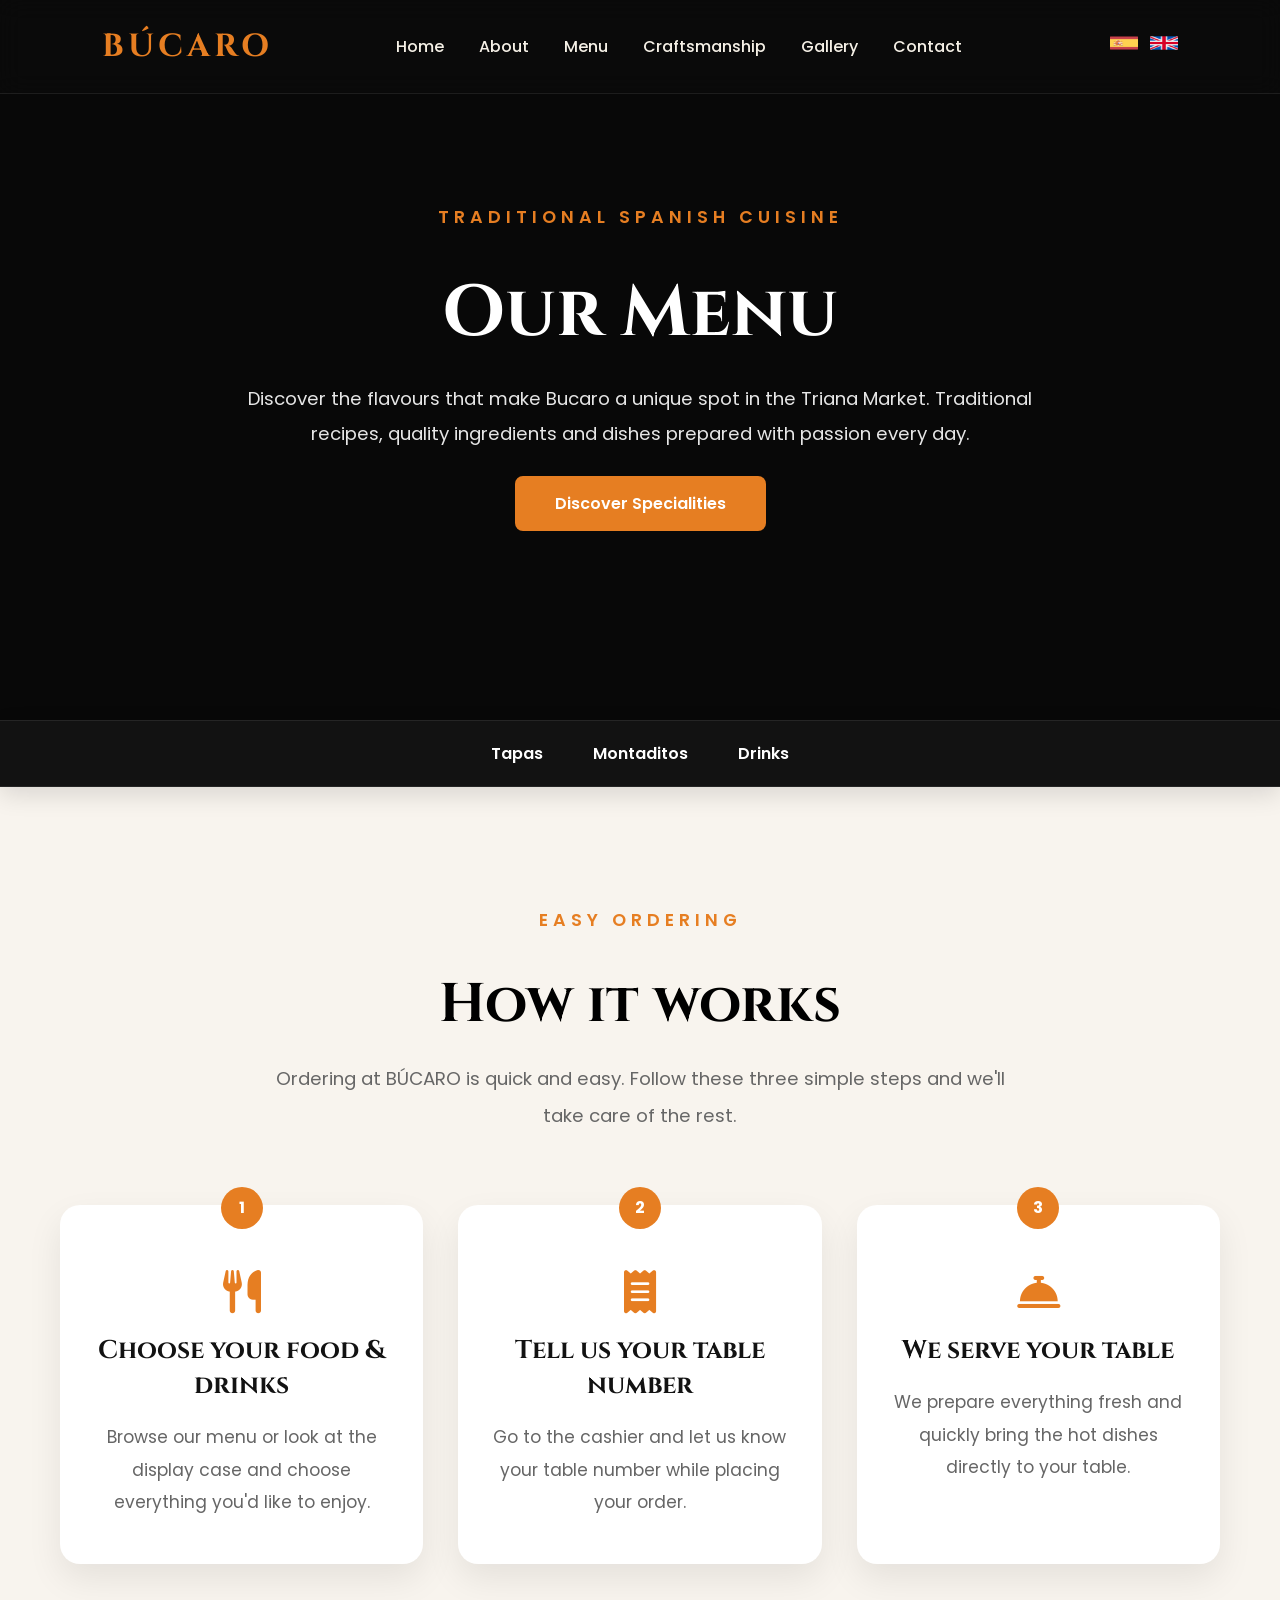
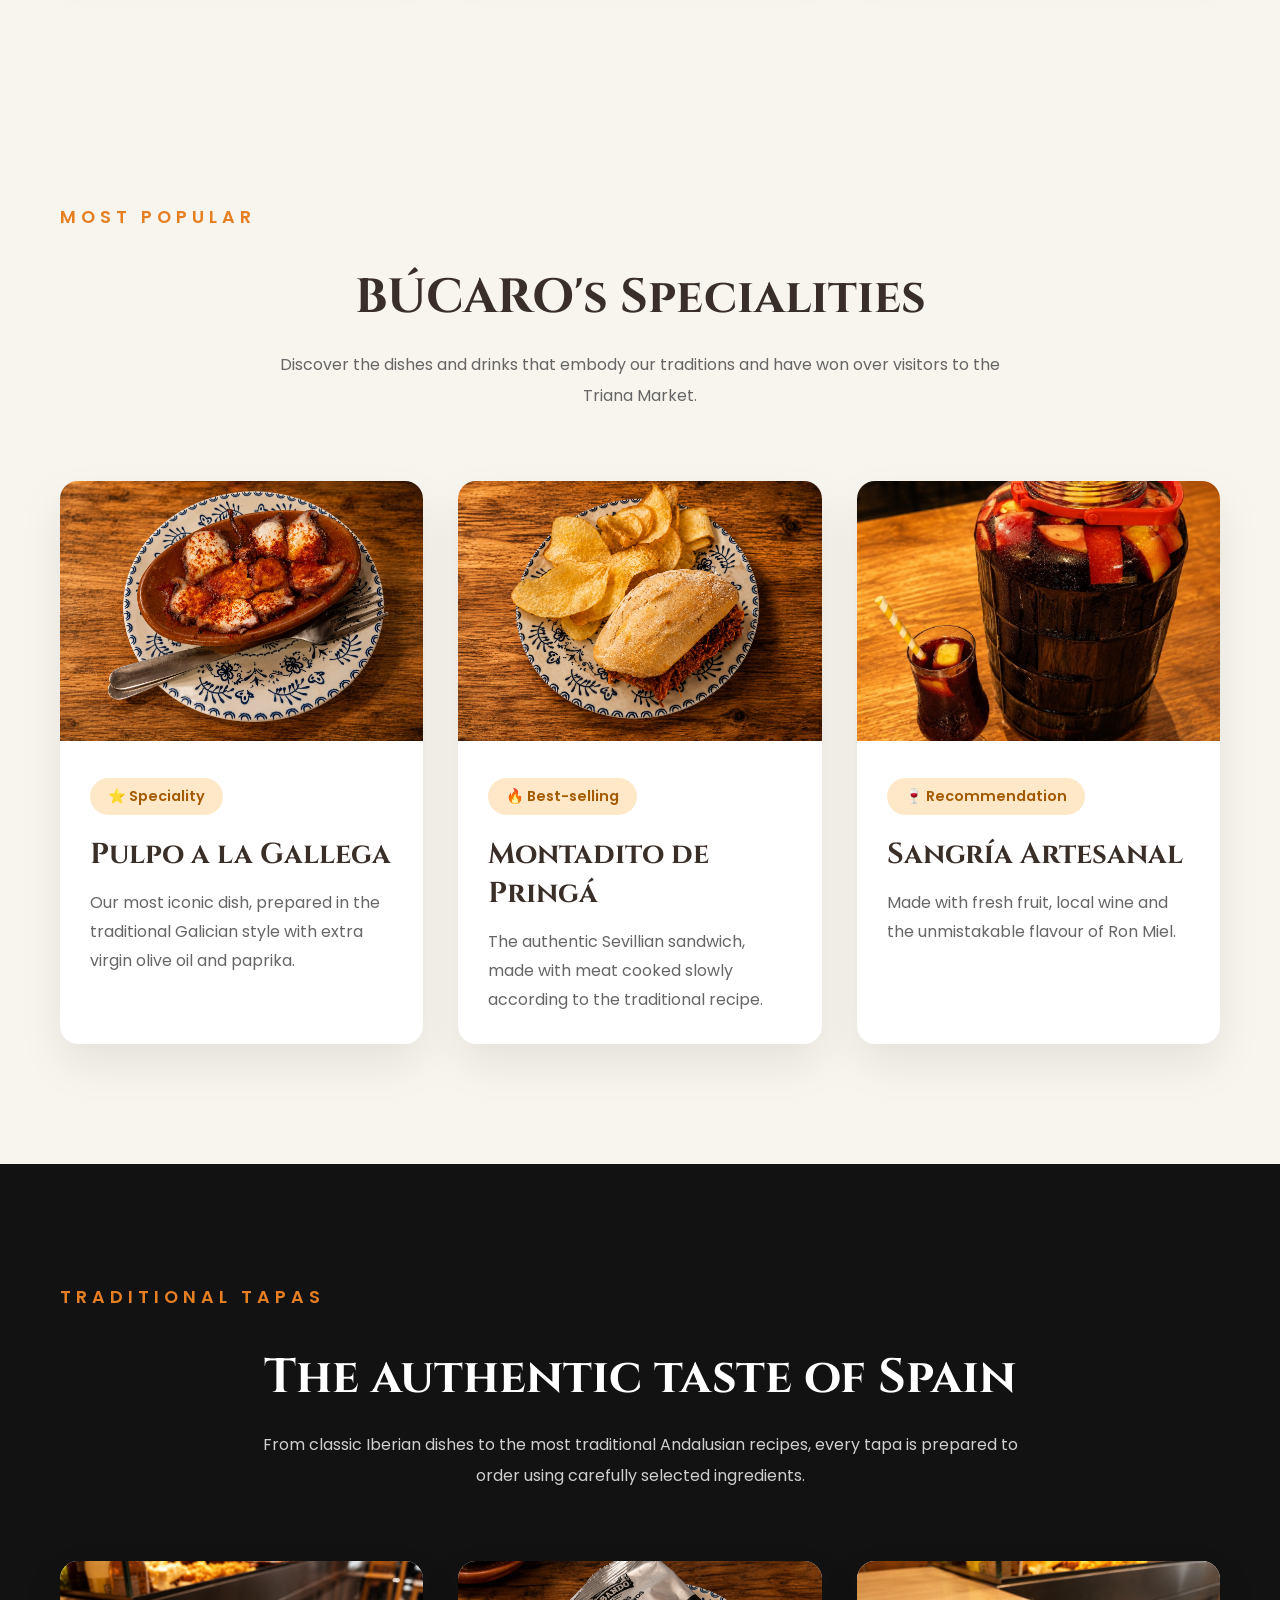
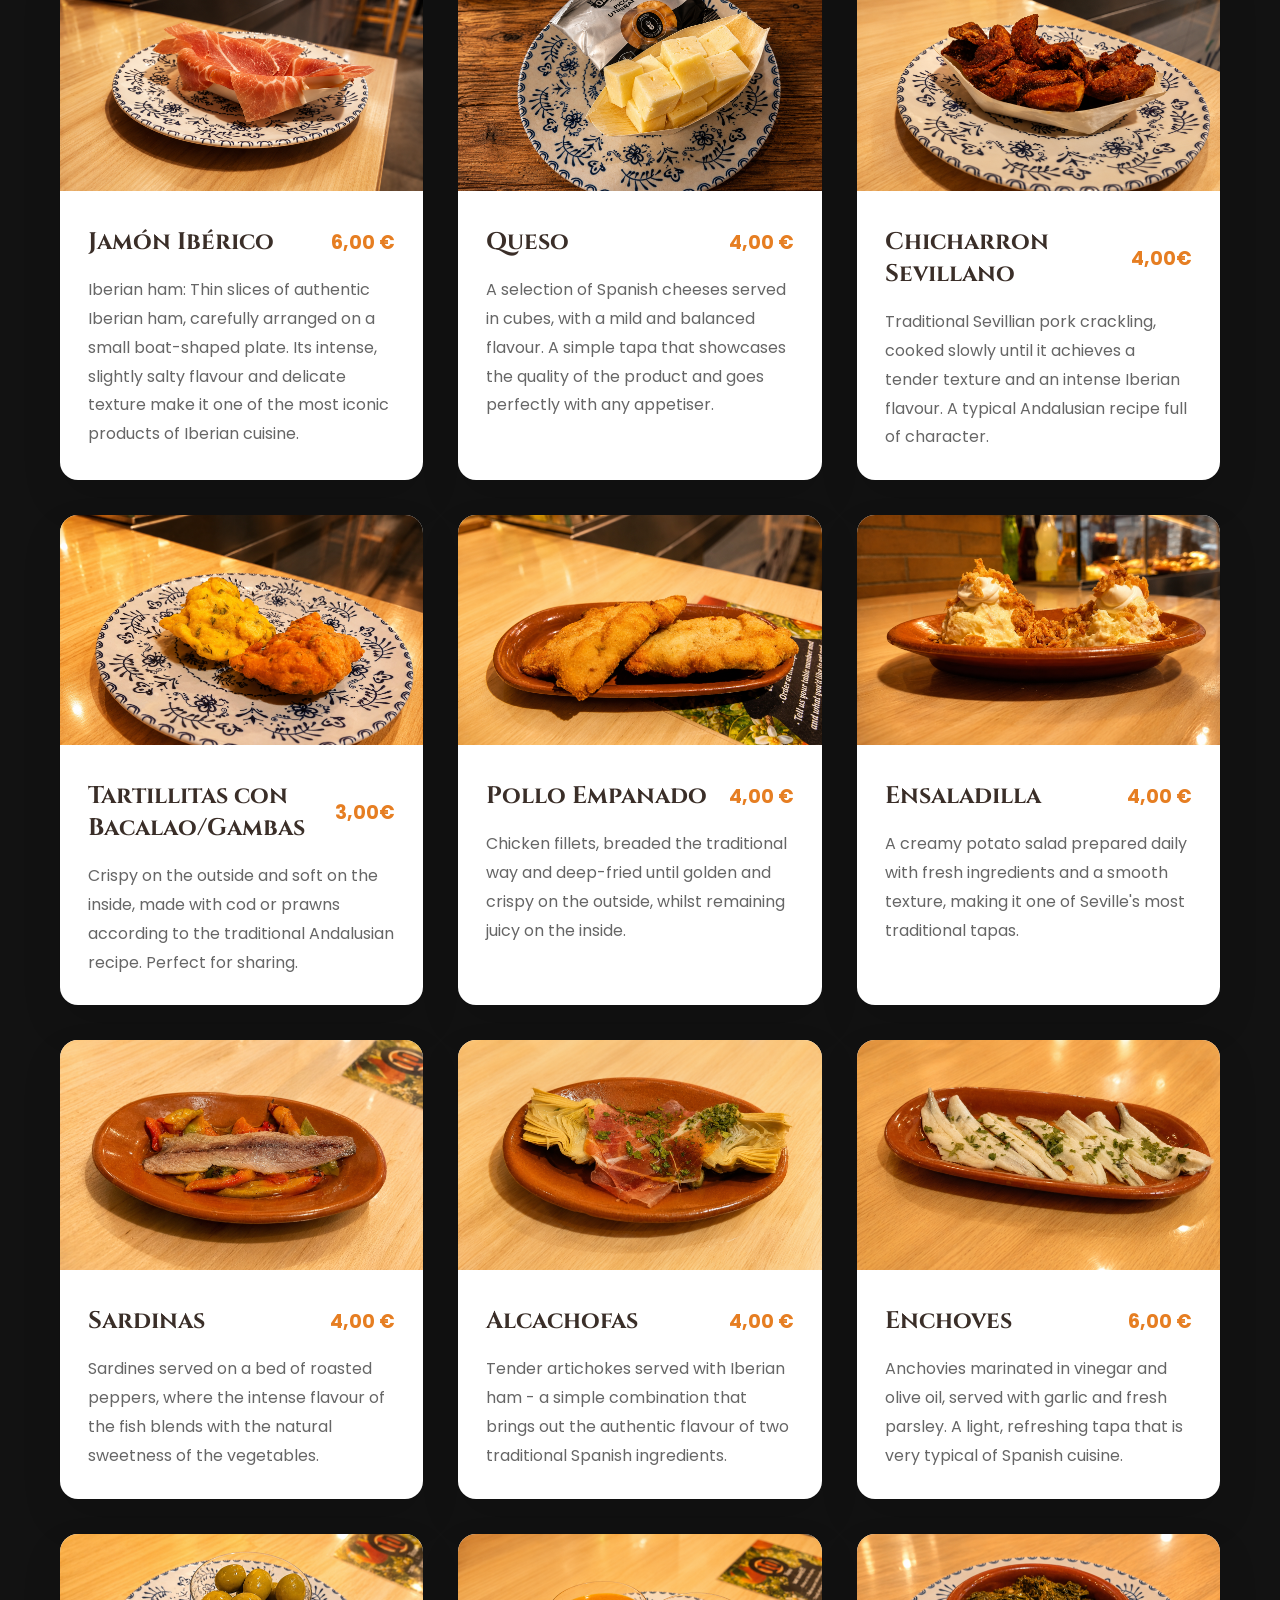
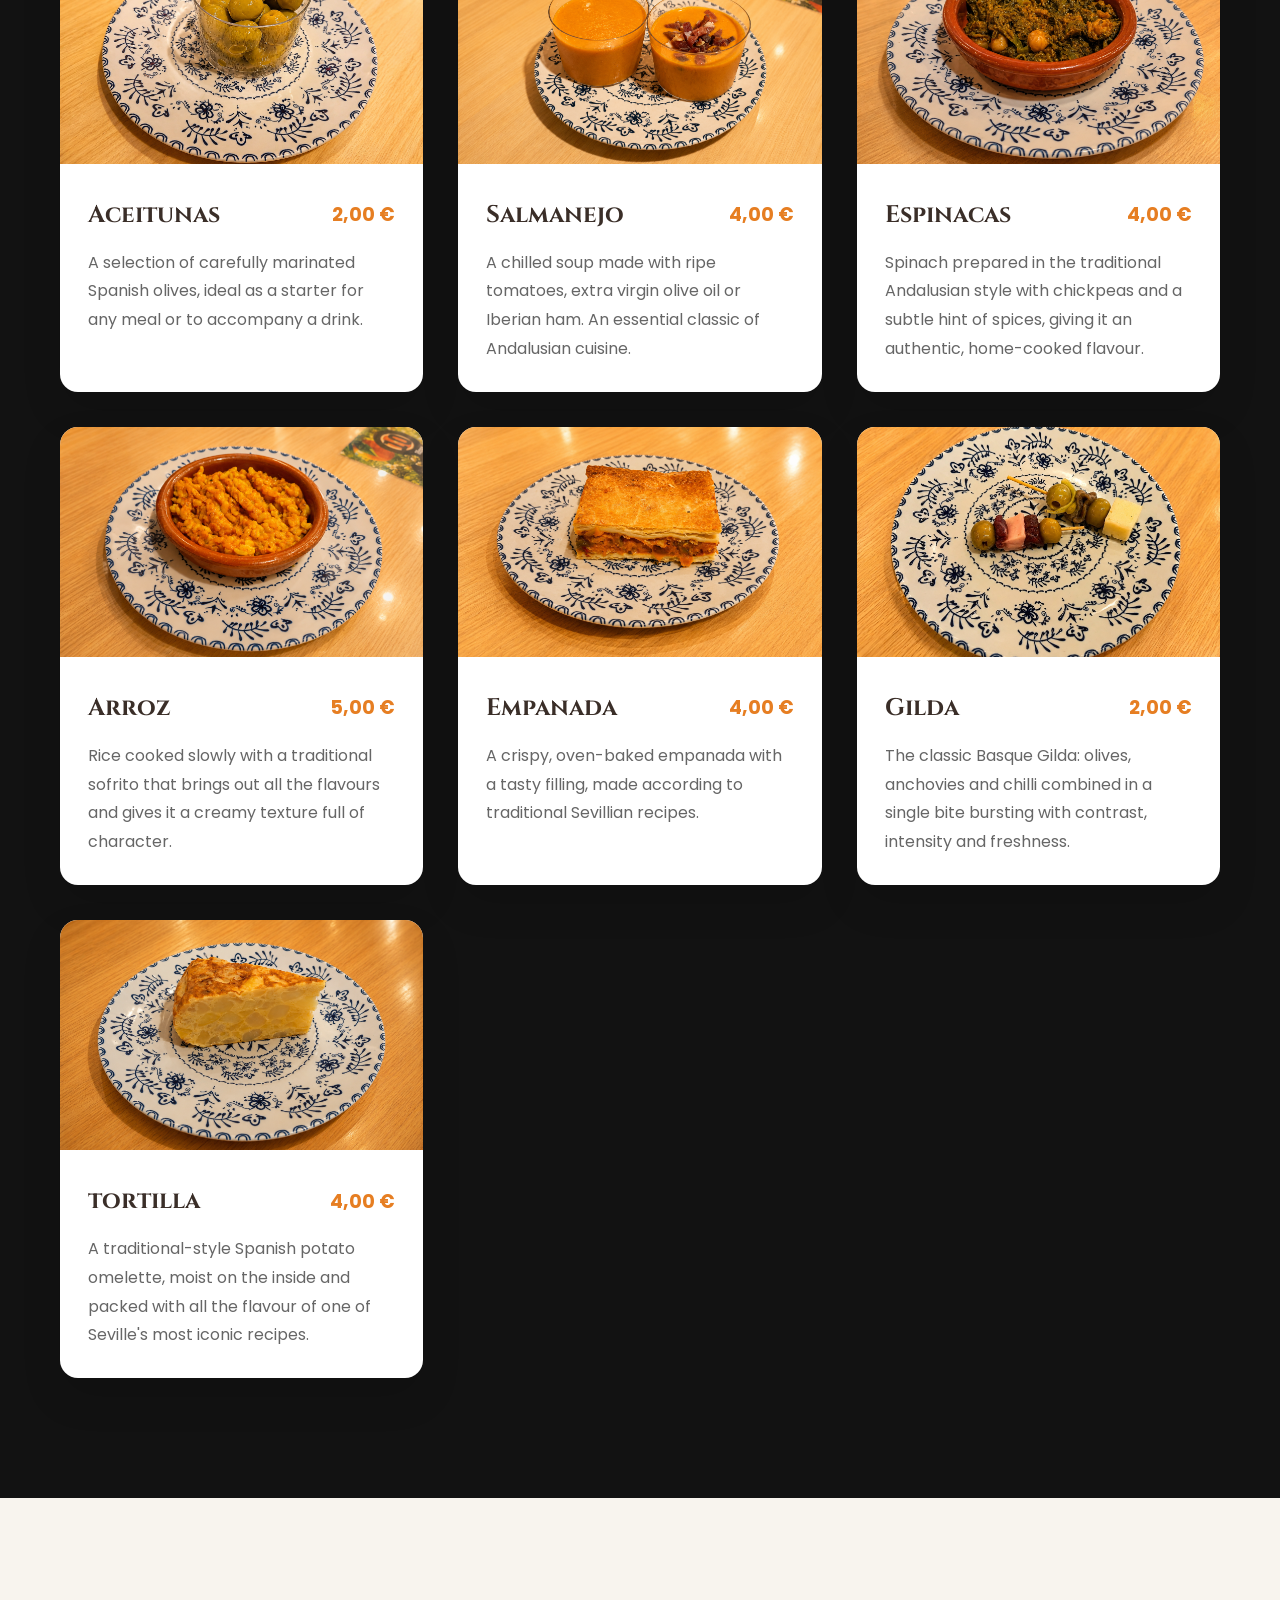
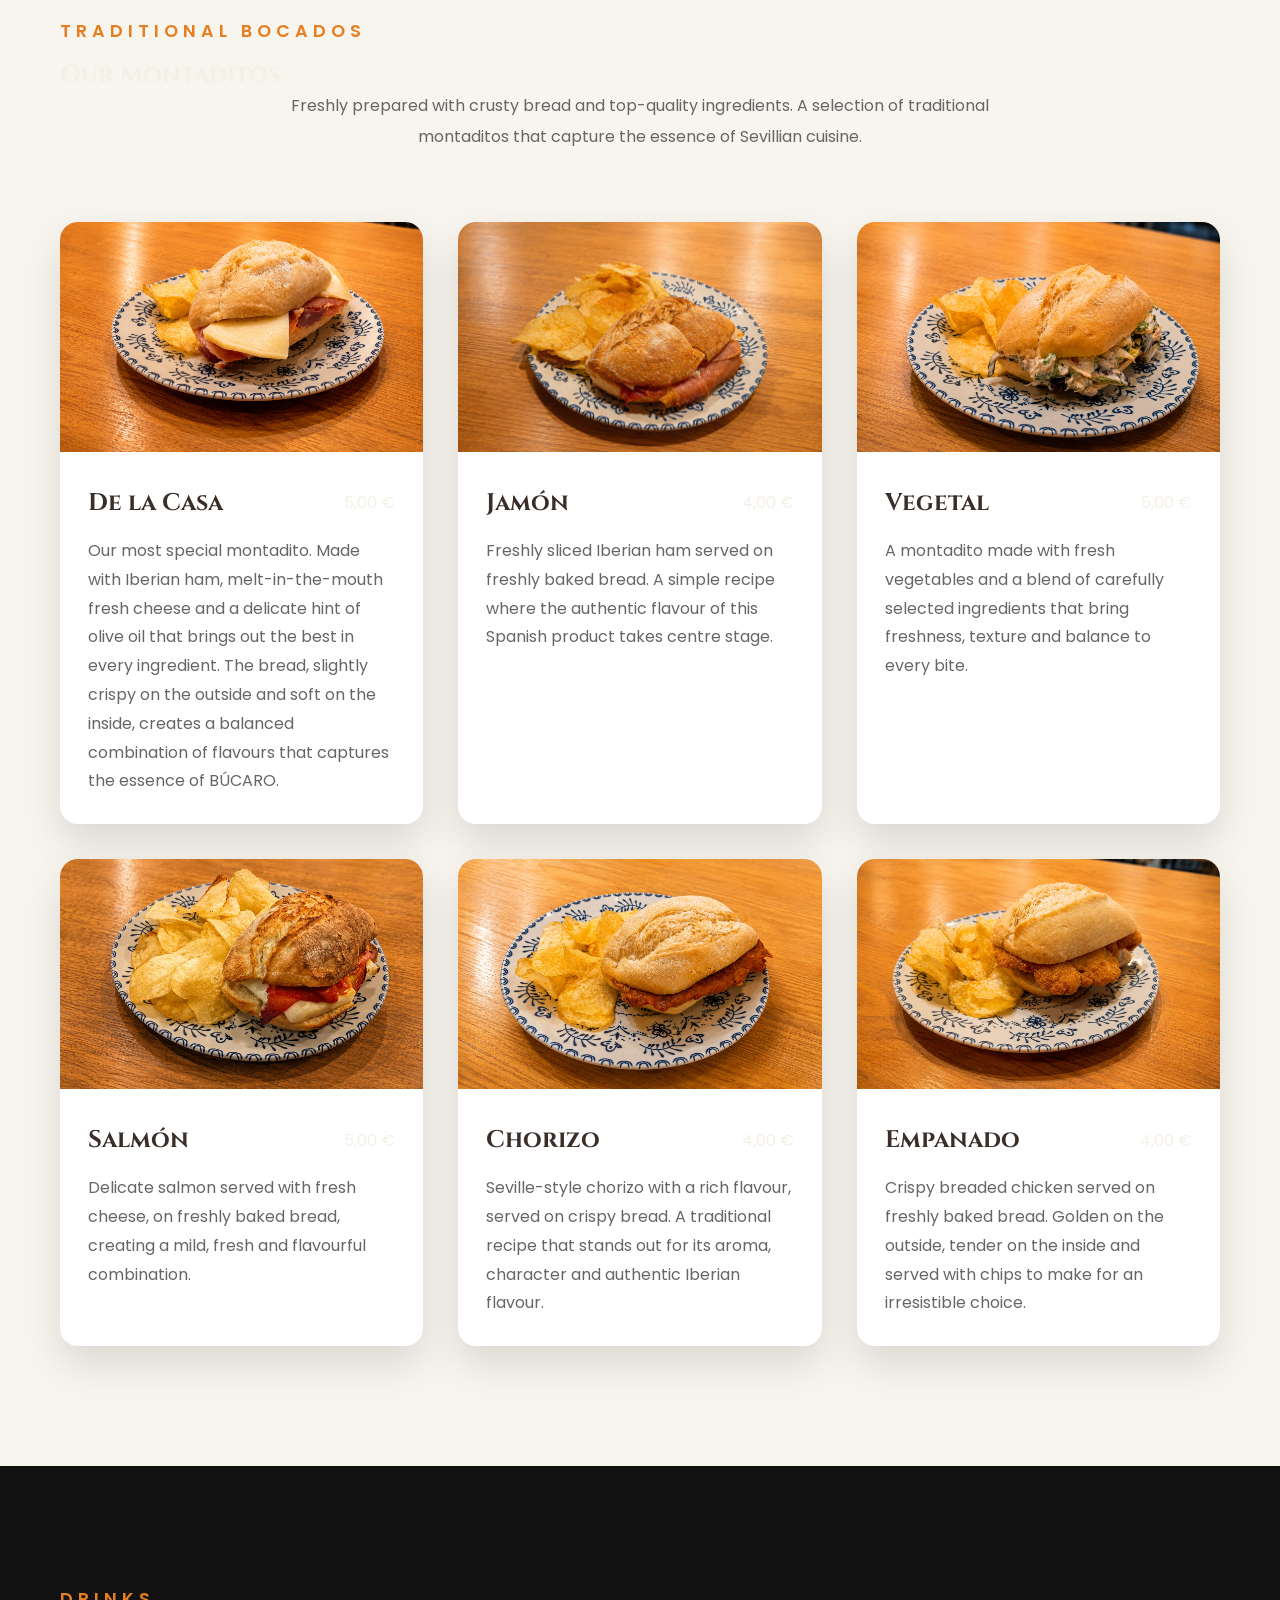
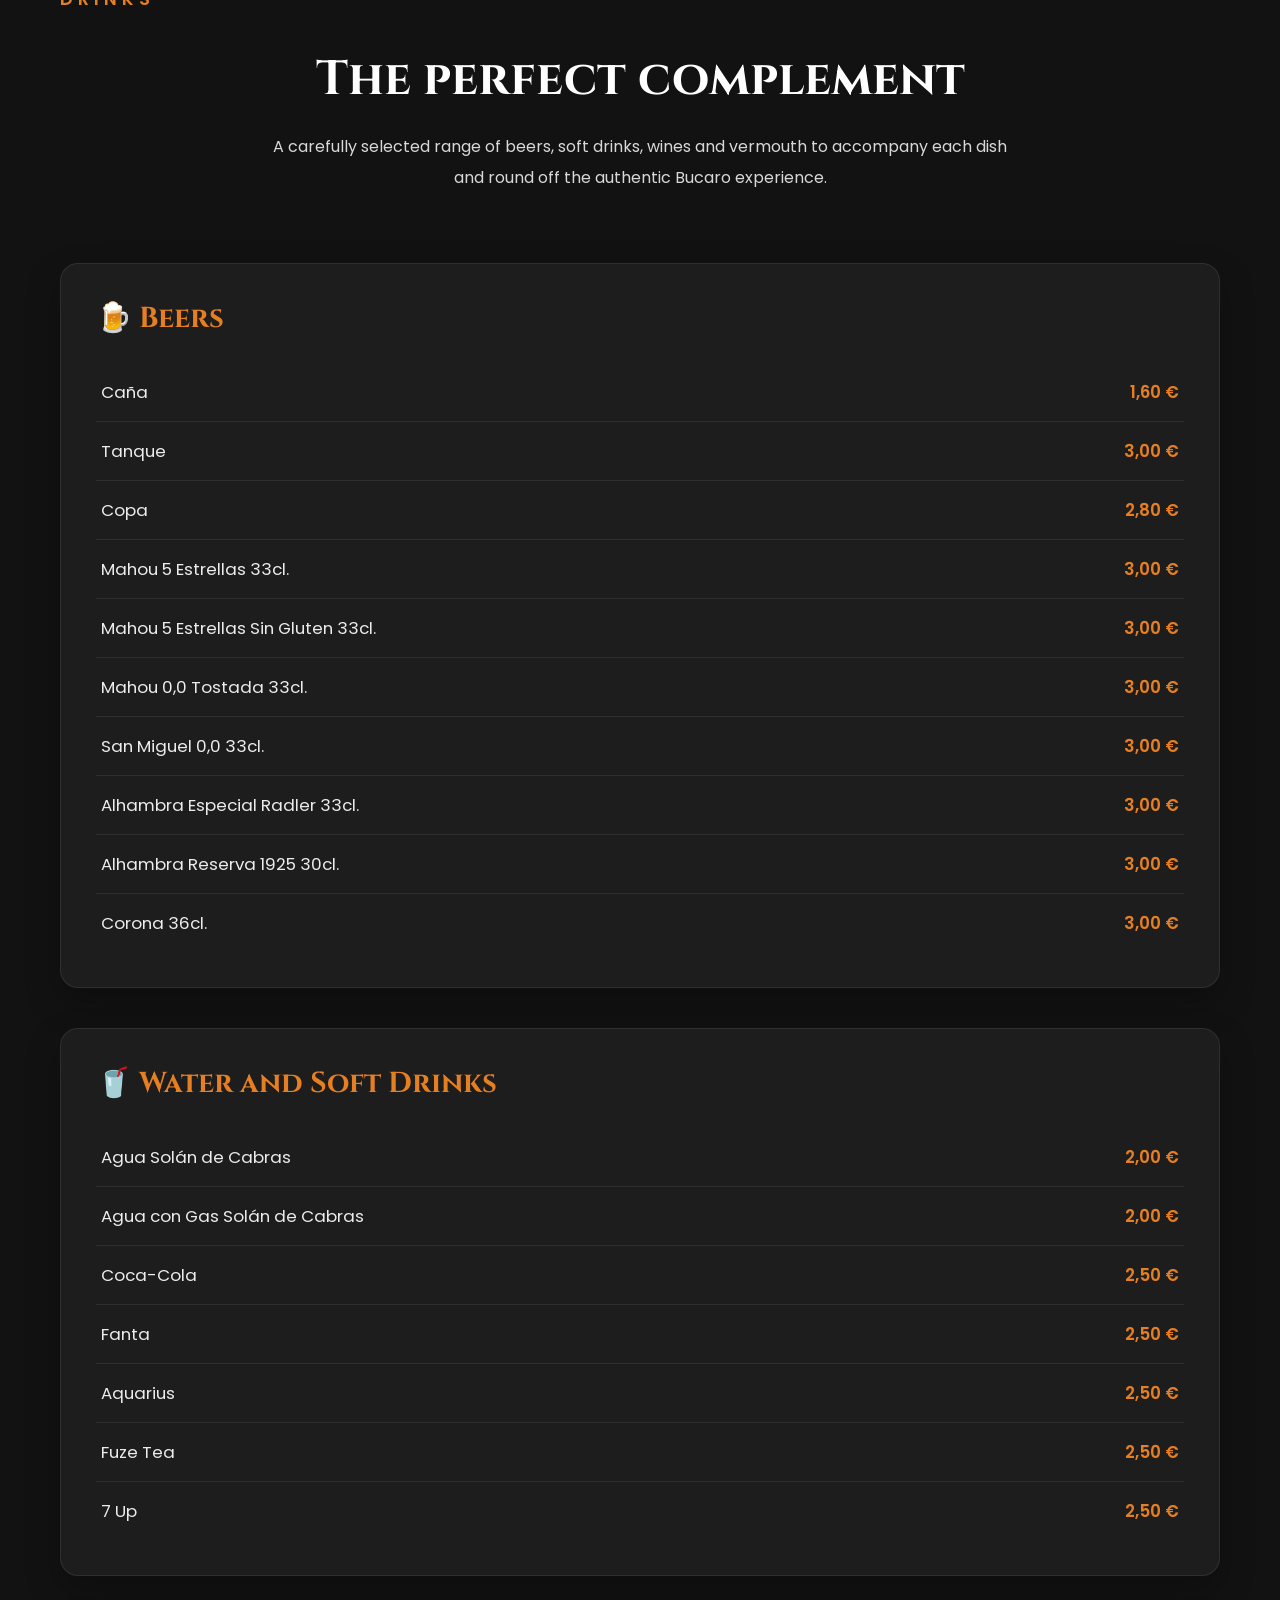
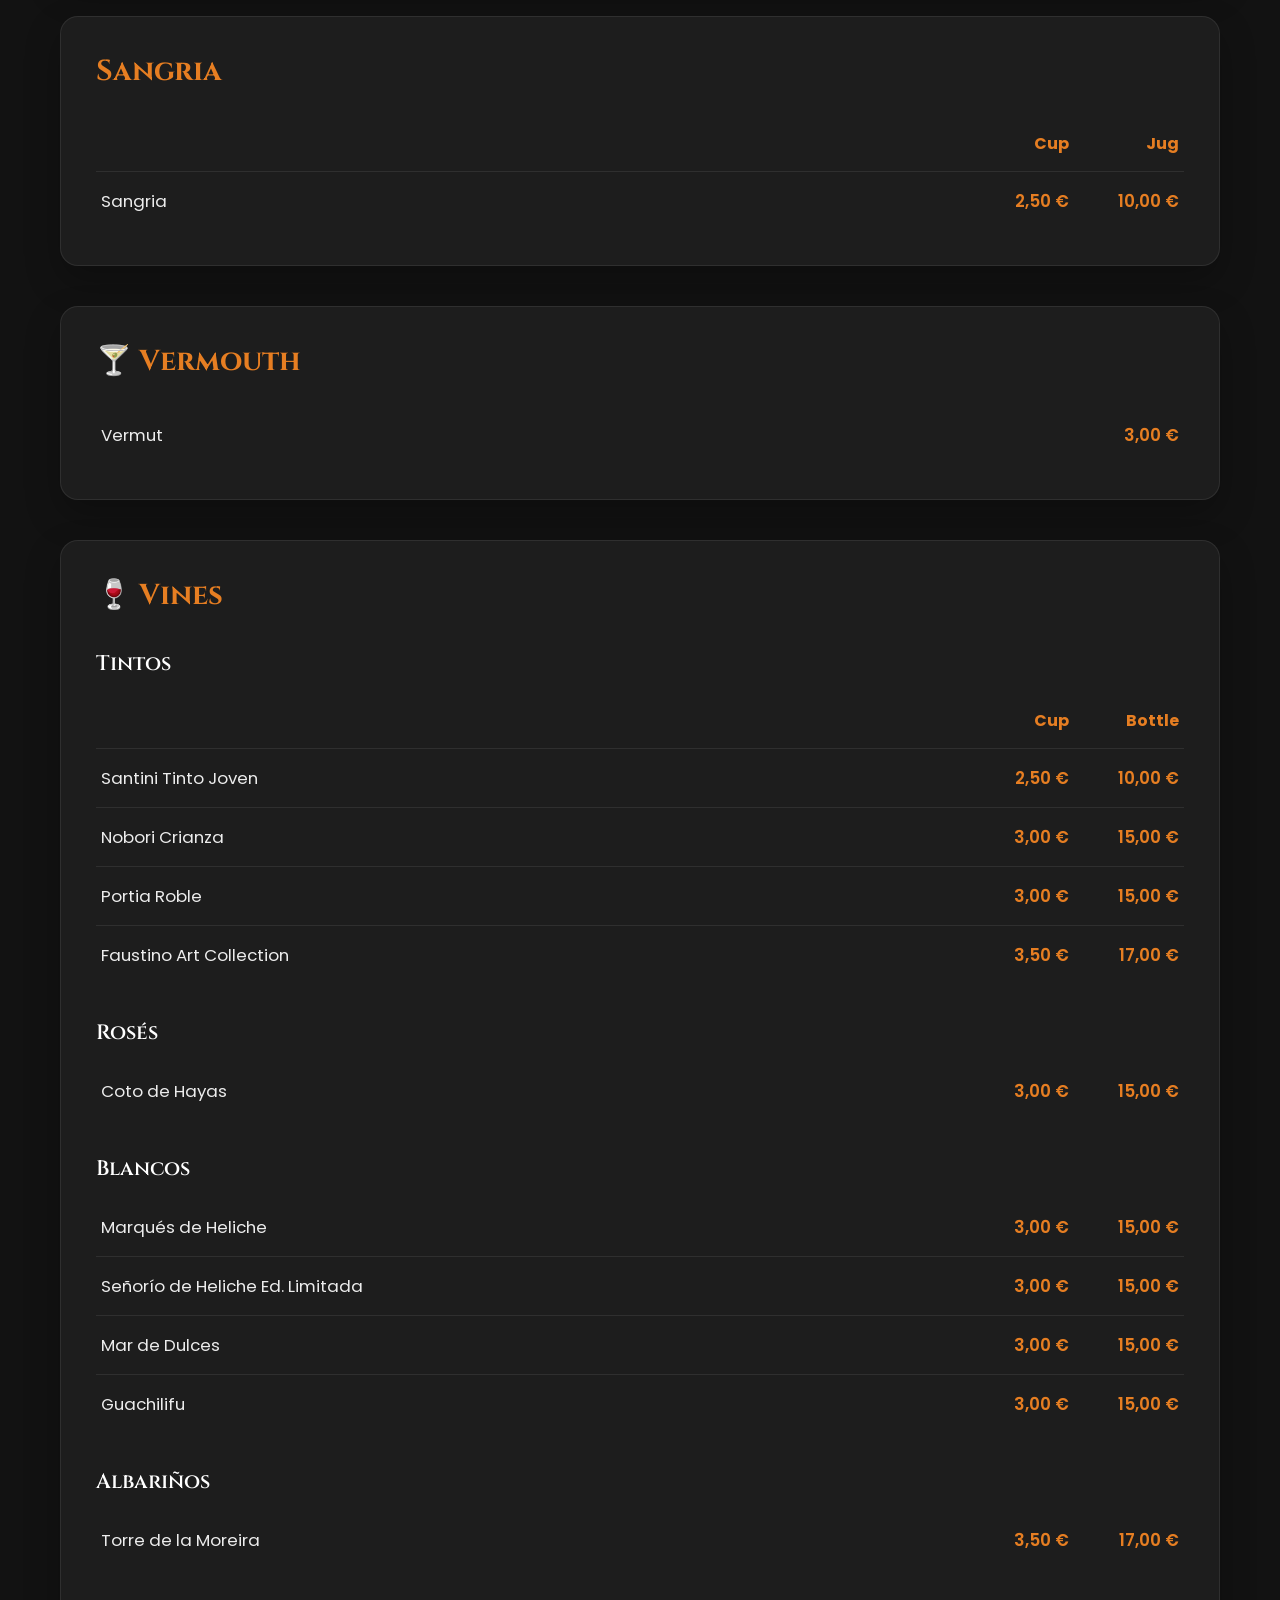
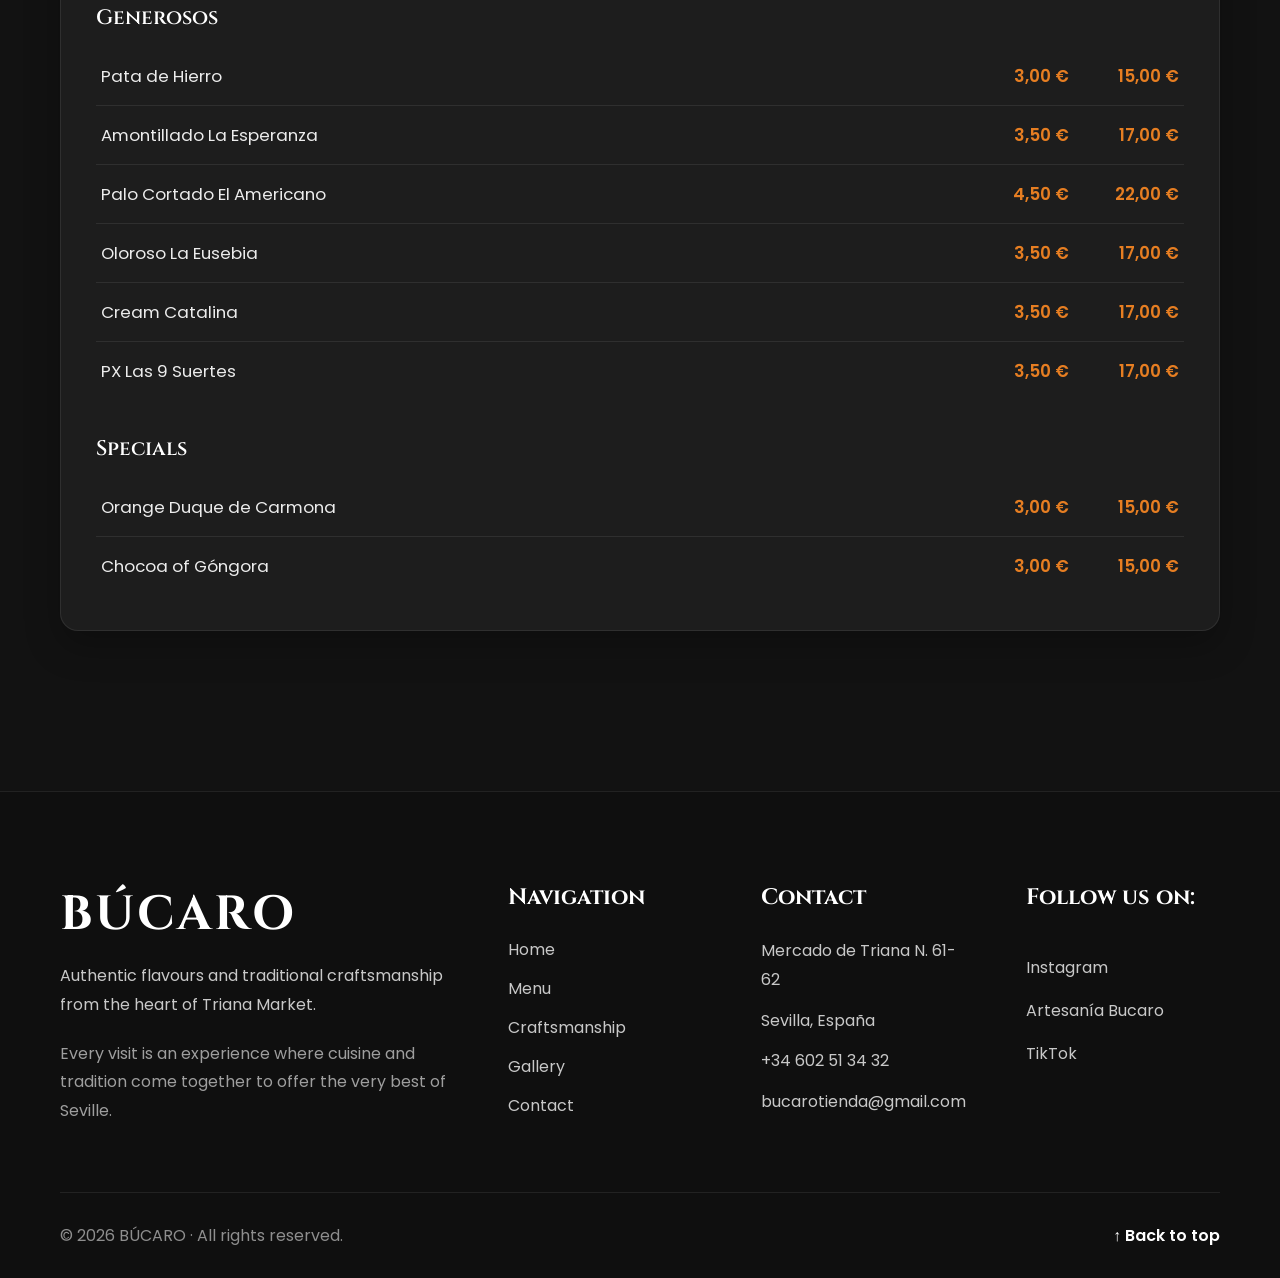
<file: menu-en.html>
<!DOCTYPE html>
<html lang="es">
	<head>

		<meta charset="UTF-8">

		<meta name="viewport" content="width=device-width, initial-scale=1.0">
        
		<title>Menu | BÚCARO</title>

		<meta name="description" content="Descubre el menú de BÚCARO: tapas tradicionales, bocadillos, bebidas y especialidades en el Mercado de Triana.">
		
        <!-- Google Fonts -->
		
        <link rel="preconnect" href="https://fonts.googleapis.com">
		
        <link rel="preconnect" href="https://fonts.gstatic.com" crossorigin>
		
        <link href="https://fonts.googleapis.com/css2?family=Cinzel:wght@500;600;700&family=Poppins:wght@300;400;500;600&display=swap" rel="stylesheet">
		
        <!-- Font Awesome -->
		
        <link rel="stylesheet" href="https://cdnjs.cloudflare.com/ajax/libs/font-awesome/6.7.2/css/all.min.css">
		
        <!-- CSS -->
		
        <link rel="stylesheet" href="assets/css/style.css">
		
        <link rel="stylesheet" href="assets/css/menu.css">
		
        <link rel="stylesheet" href="assets/css/responsive.css">

        <link rel="icon" type="image/png" href="assets/images/favicon.png">

	</head>
    <body>
    
	<header>
		<nav class="navbar">

			    <div class="logo">

                    <a href="index-en.html">BÚCARO</a>

                </div>
			
		        <div class="menu-toggle">
				
		            <i class="fa-solid fa-bars"></i>
				
		        </div>

			<ul class="nav-links">

				<li>
					<a href="index-en.html">Home</a>
				</li>

				<li>
					<a href="index-en.html#about">About</a>
				</li>

				<li>
					<a href="menu-en.html">Menu</a>
				</li>

				<li>
					<a href="artesania-en.html">Craftsmanship</a>
				</li>

				<li>
					<a href="galeria-en.html">Gallery</a>
				</li>

				<li>
					<a href="index-en.html#contacto">Contact</a>
				</li>

			</ul>

            <div class="language-switch">

				<a href="menu.html">
				    <img src="assets/images/flags/es.png" alt="Español">
				</a>
			
				<a href="menu-en.html">
				    <img src="assets/images/flags/en.png" alt="English">
				</a>
				
		    </div>

		</nav>

	</header>


<!-- ==========================
        HERO MENÚ
=========================== -->

		<section class="menu-hero">

			<div class="menu-overlay"></div>

			<div class="container">

				<span class="section-subtitle"> Traditional Spanish Cuisine </span>

				<h1> Our Menu </h1>

				<p> Discover the flavours that make Bucaro a unique spot in the Triana Market. Traditional recipes, quality ingredients and dishes prepared with passion every day. </p>

                <a href="#especialidades" class="btn-primary"> Discover Specialities </a>

			</div>

		</section>

		<section class="menu-nav">

			<div class="container">

				<a href="#tapas">Tapas</a>

				<a href="#montaditos">Montaditos</a>

				<a href="#bebidas">Drinks</a>

			</div>

		</section>

    <!-- ==========================
     HOW IT WORKS
=========================== -->

<section class="how-it-works">

    <div class="container">

        <span class="section-subtitle">

            Easy Ordering

        </span>

        <h2>

            How it works

        </h2>

        <p class="how-intro">

            Ordering at BÚCARO is quick and easy. Follow these three simple steps and we'll take care of the rest.

        </p>

        <div class="steps">

            <!-- STEP 1 -->

            <div class="step-card">

                <div class="step-number">

                    1

                </div>

                <i class="fa-solid fa-utensils"></i>

                <h3>

                    Choose your food & drinks

                </h3>

                <p>

                    Browse our menu or look at the display case and choose everything you'd like to enjoy.

                </p>

            </div>

            <!-- STEP 2 -->

            <div class="step-card">

                <div class="step-number">

                    2

                </div>

                <i class="fa-solid fa-receipt"></i>

                <h3>

                    Tell us your table number

                </h3>

                <p>

                    Go to the cashier and let us know your table number while placing your order.

                </p>

            </div>

            <!-- STEP 3 -->

            <div class="step-card">

                <div class="step-number">

                    3

                </div>

                <i class="fa-solid fa-bell-concierge"></i>

                <h3>

                    We serve your table

                </h3>

                <p>

                    We prepare everything fresh and quickly bring the hot dishes directly to your table.

                </p>

            </div>

        </div>

    </div>

</section>

<!-- ==========================
     ESPECIALIDADES
=========================== -->

		<section id="especialidades" class="especialidades">

			<div class="container">

				<span class="section-subtitle"> Most popular </span>

				<h2> BÚCARO's Specialities </h2>

				<p class="especialidades-intro"> Discover the dishes and drinks that embody our traditions and have won over visitors to the Triana Market. </p>
				
                <div class="especialidades-grid">

					<!-- Pulpo -->
					<div class="especialidad-card">

						<img src="assets/images/pulpo.jpg" alt="Pulpo a la Gallega">

						<div class="especialidad-content">

							<span class="especialidad-badge"> ⭐ Speciality </span>
							<h3>Pulpo a la Gallega</h3>
                            <p> Our most iconic dish, prepared in the traditional Galician style with extra virgin olive oil and paprika. </p>
							
						</div>

					</div>

					<!-- Pringá -->
					<div class="especialidad-card">

						<img src="assets/images/pringa.jpg" alt="Montadito de Pringá">

						<div class="especialidad-content">

							<span class="especialidad-badge"> 🔥 Best-selling </span>
							<h3>Montadito de Pringá</h3>
							<p> The authentic Sevillian sandwich, made with meat cooked slowly according to the traditional recipe. </p>
						
                        </div>

					</div>

					<!-- Sangría -->
					<div class="especialidad-card">

						<img src="assets/images/sangria.jpg" alt="Sangría Artesanal">

						<div class="especialidad-content">

							<span class="especialidad-badge"> 🍷 Recommendation </span>
							<h3>Sangría Artesanal</h3>
							<p> Made with fresh fruit, local wine and the unmistakable flavour of Ron Miel. </p>
						
                        </div>
					
                    </div>

				</div>

			</div>

		</section>

<!-- ==========================
        TAPAS
=========================== -->

		<section id="tapas" class="tapas">

			<div class="container">

				<span class="section-subtitle"> Traditional Tapas </span>

				<h2> The authentic taste of Spain </h2>

				<p class="tapas-intro"> From classic Iberian dishes to the most traditional Andalusian recipes, every tapa is prepared to order using carefully selected ingredients. </p>
				
                <div class="tapas-grid">

					<!-- Le card arriveranno qui -->
					<div class="tapa-card">

						<div class="tapa-image">

							<img src="assets/images/jamon.jpg" alt="Jamón Ibérico">

						</div>

						<div class="tapa-content">

							<div class="tapa-top">

								<h3>Jamón Ibérico</h3>
								<span class="price">6,00 €</span>
                                
							</div>

                                <p> Iberian ham: Thin slices of authentic Iberian ham, carefully arranged on a small boat-shaped plate. Its intense, slightly salty flavour and delicate texture make it one of the most iconic products of Iberian cuisine. </p>

							
						</div>

					</div>

                    <div class="tapa-card">

                        <div class="tapa-image">
                        
                            <img src="assets/images/queso.jpg" alt="Queso">
                        
                        </div>
                    
                        <div class="tapa-content">
                        
                            <div class="tapa-top">
                            
                                <h3>Queso</h3>
                            
                                <span class="price">4,00 €</span>
                            
                            </div>
                        
                            <p>
                            
                                A selection of Spanish cheeses served in cubes, with a mild and balanced flavour. A simple tapa that showcases the quality of the product and goes perfectly with any appetiser.
                            
                            </p>
                        
                        </div>
                    
                    </div>

                    <div class="tapa-card">

                        <div class="tapa-image">
                        
                            <img src="assets/images/chicharrones.jpg" alt="chicharrones">
                        
                        </div>
                    
                        <div class="tapa-content">
                        
                            <div class="tapa-top">
                            
                                <h3>Chicharron Sevillano</h3>
                            
                                <span class="price">4,00€</span>
                            
                            </div>
                        
                            <p>
                            
                                Traditional Sevillian pork crackling, cooked slowly until it achieves a tender texture and an intense Iberian flavour. A typical Andalusian recipe full of character.
                            
                            </p>
                        
                        </div>
                    
                    </div>

                    <div class="tapa-card">

                        <div class="tapa-image">
                        
                            <img src="assets/images/Tartillitas.jpg" alt="Tartillitas con Bacalao/Gambas">
                        
                        </div>
                    
                        <div class="tapa-content">
                        
                            <div class="tapa-top">
                                
                                <h3>Tartillitas con Bacalao/Gambas</h3>
                            
                                <span class="price">3,00€</span>
                            
                            </div>
                        
                            <p>
                            
                                Crispy on the outside and soft on the inside, made with cod or prawns according to the traditional Andalusian recipe. Perfect for sharing.
                            
                            </p>
                        
                        </div>
                    
                    </div>

                    <div class="tapa-card">

                        <div class="tapa-image">
                        
                            <img src="assets/images/pollo_empanado.jpg" alt="Pollo Empanado">
                        
                        </div>
                    
                        <div class="tapa-content">
                        
                            <div class="tapa-top">
                            
                                <h3>Pollo Empanado</h3>
                            
                                <span class="price">4,00 €</span>
                            
                            </div>
                        
                            <p>
                            
                                Chicken fillets, breaded the traditional way and deep-fried until golden and crispy on the outside, whilst remaining juicy on the inside.
                            
                            </p>
                        
                        </div>
                    
                    </div>

                    <div class="tapa-card">

                        <div class="tapa-image">
                        
                            <img src="assets/images/ensaladilla.jpg" alt="Ensaladilla">
                        
                        </div>
                    
                        <div class="tapa-content">
                        
                            <div class="tapa-top">
                            
                                <h3>Ensaladilla</h3>
                            
                                <span class="price">4,00 €</span>
                            
                            </div>
                        
                            <p>
                            
                                A creamy potato salad prepared daily with fresh ingredients and a smooth texture, making it one of Seville's most traditional tapas.
                            
                            </p>
                        
                        </div>
                    
                    </div>

                    <div class="tapa-card">

                        <div class="tapa-image">
                        
                            <img src="assets/images/sardinas.jpg" alt="Sardinas">
                        
                        </div>
                    
                        <div class="tapa-content">
                        
                            <div class="tapa-top">
                            
                                <h3>Sardinas</h3>
                            
                                <span class="price">4,00 €</span>
                            
                            </div>
                        
                            <p>
                            
                                Sardines served on a bed of roasted peppers, where the intense flavour of the fish blends with the natural sweetness of the vegetables.
                            
                            </p>
                        
                        </div>
                    
                    </div>

                    <div class="tapa-card">

                        <div class="tapa-image">
                        
                            <img src="assets/images/alcachofas.jpg" alt="Alcachofas">
                        
                        </div>
                    
                        <div class="tapa-content">
                        
                            <div class="tapa-top">
                            
                                <h3>Alcachofas</h3>
                            
                                <span class="price">4,00 €</span>
                            
                            </div>
                        
                            <p>
                            
                                Tender artichokes served with Iberian ham - a simple combination that brings out the authentic flavour of two traditional Spanish ingredients.
                            
                            </p>
                        
                        </div>
                    
                    </div>

                    <div class="tapa-card">

                        <div class="tapa-image">
                        
                            <img src="assets/images/enchoves.jpg" alt="Enchoves">
                        
                        </div>
                    
                        <div class="tapa-content">
                        
                            <div class="tapa-top">
                            
                                <h3>Enchoves</h3>
                            
                                <span class="price">6,00 €</span>
                            
                            </div>
                        
                            <p>
                            
                                Anchovies marinated in vinegar and olive oil, served with garlic and fresh parsley. A light, refreshing tapa that is very typical of Spanish cuisine.
                            
                            </p>
                        
                        </div>
                    
                    </div>

                    <div class="tapa-card">

                        <div class="tapa-image">
                        
                            <img src="assets/images/aceitunas.jpg" alt="Aceitunas">
                        
                        </div>
                    
                        <div class="tapa-content">
                        
                            <div class="tapa-top">
                            
                                <h3>Aceitunas</h3>
                            
                                <span class="price">2,00 €</span>
                            
                            </div>
                        
                            <p>
                            
                                A selection of carefully marinated Spanish olives, ideal as a starter for any meal or to accompany a drink.
                            
                            </p>
                        
                        </div>
                    
                    </div>

                    <div class="tapa-card">

                        <div class="tapa-image">
                        
                            <img src="assets/images/salmanejo.jpg" alt="Salmanejo">
                        
                        </div>
                    
                        <div class="tapa-content">
                        
                            <div class="tapa-top">
                            
                                <h3>Salmanejo</h3>
                            
                                <span class="price">4,00 €</span>
                            
                            </div>
                        
                            <p>

                                A chilled soup made with ripe tomatoes, extra virgin olive oil or Iberian ham. An essential classic of Andalusian cuisine.
                                
                            </p>
                        
                        </div>
                    
                    </div>

                    <div class="tapa-card">

                        <div class="tapa-image">
                        
                            <img src="assets/images/espinacas.jpg" alt="Espinacas">
                        
                        </div>
                    
                        <div class="tapa-content">
                        
                            <div class="tapa-top">
                            
                                <h3>Espinacas</h3>
                            
                                <span class="price">4,00 €</span>
                            
                            </div>
                        
                            <p>
                            
                                Spinach prepared in the traditional Andalusian style with chickpeas and a subtle hint of spices, giving it an authentic, home-cooked flavour.
                            
                            </p>
                        
                        </div>
                    
                    </div>

                    <div class="tapa-card">

                        <div class="tapa-image">
                        
                            <img src="assets/images/arroz.jpg" alt="Arroz">
                        
                        </div>
                    
                        <div class="tapa-content">
                        
                            <div class="tapa-top">
                            
                                <h3>Arroz</h3>
                            
                                <span class="price">5,00 €</span>
                            
                            </div>
                        
                            <p>
                            
                                Rice cooked slowly with a traditional sofrito that brings out all the flavours and gives it a creamy texture full of character.
                            
                            </p>
                        
                        </div>
                    
                    </div>

                    <div class="tapa-card">

                        <div class="tapa-image">
                        
                            <img src="assets/images/empanada.jpg" alt="Empanada">
                        
                        </div>
                    
                        <div class="tapa-content">
                        
                            <div class="tapa-top">
                            
                                <h3>Empanada</h3>
                            
                                <span class="price">4,00 €</span>
                            
                            </div>
                        
                            <p>
                            
                                A crispy, oven-baked empanada with a tasty filling, made according to traditional Sevillian recipes.
                            
                            </p>
                        
                        </div>
                    
                    </div>

                    <div class="tapa-card">

                        <div class="tapa-image">
                        
                            <img src="assets/images/gilda.jpg" alt="Gilda">
                        
                        </div>
                    
                        <div class="tapa-content">
                        
                            <div class="tapa-top">
                            
                                <h3>Gilda</h3>
                            
                                <span class="price">2,00 €</span>
                            
                            </div>
                        
                            <p>
                            
                                The classic Basque Gilda: olives, anchovies and chilli combined in a single bite bursting with contrast, intensity and freshness.
                            
                            </p>
                        
                        </div>
                    
                    </div>

                    <div class="tapa-card">

                        <div class="tapa-image">
                        
                            <img src="assets/images/tortilla.jpg" alt="Tortilla">
                        
                        </div>
                    
                        <div class="tapa-content">
                        
                            <div class="tapa-top">
                            
                                <h3>tortilla</h3>
                            
                                <span class="price">4,00 €</span>
                            
                            </div>
                        
                            <p>
                            
                                A traditional-style Spanish potato omelette, moist on the inside and packed with all the flavour of one of Seville's most iconic recipes.
                            
                            </p>
                        
                        </div>
                    
                    </div>

				</div>

			</div>

		</section>

<!-- ==========================
     MONTADITOS
=========================== -->

        <section id="montaditos" class="montaditos">

        	<div class="container">

        		<span class="section-subtitle"> Traditional Bocados </span>

        		<h2> Our Montaditos </h2>

        		<p class="montaditos-intro"> Freshly prepared with crusty bread and top-quality ingredients. A selection of traditional montaditos that capture the essence of Sevillian cuisine. </p>
        		
                <div class="montaditos-grid">
        			
                    <!-- De la Casa -->
        			<div class="tapa-card">
                        
                        <div class="tapa-image">

                            <img src="assets/images/montadito-casa.jpg" alt="Montadito De la Casa">

                        </div>
        				
                        <div class="tapa-content">

        					<div class="tapa-top">

        						<h3>De la Casa</h3>
        						<span>5,00 €</span>

        					</div>

        					<p>  

                                Our most special montadito. Made with Iberian ham, melt-in-the-mouth fresh cheese and a delicate hint of olive oil that brings out the best in every ingredient. The bread, slightly crispy on the outside and soft on the inside, creates a balanced combination of flavours that captures the essence of BÚCARO. 
                            
                            </p>

        				</div>

        			</div>

        			<!-- Jamón -->
        			<div class="tapa-card">

                        <div class="tapa-image">

                            <img src="assets/images/montadito-jamon.jpg" alt="Montadito de Jamón">

                        </div>

        				<div class="tapa-content">

        					<div class="tapa-top">

        						<h3>Jamón</h3>
        						<span>4,00 €</span>

        					</div>

        					<p>

                                Freshly sliced Iberian ham served on freshly baked bread. A simple recipe where the authentic flavour of this Spanish product takes centre stage.

                            </p>

        				</div>

        			</div>

        			<!-- Vegetal -->
        			<div class="tapa-card">


                        <div class="tapa-image">

                            <img src="assets/images/montadito-vegetal.jpg" alt="Montadito Vegetal">

                        </div>

        				<div class="tapa-content">

        					<div class="tapa-top">

        						<h3>Vegetal</h3>
        						<span>5,00 €</span>

        					</div>

        					<p>

                                A montadito made with fresh vegetables and a blend of carefully selected ingredients that bring freshness, texture and balance to every bite.

                            </p>

        				</div>

        			</div>

        			<!-- Salmón -->
        			<div class="tapa-card">

                        <div class="tapa-image">

                            <img src="assets/images/montadito-salmon.jpg" alt="Montadito de Salmón">

                        </div>

        				<div class="tapa-content">

        					<div class="tapa-top">

        						<h3>Salmón</h3>
        						<span>5,00 €</span>

        					</div>

        					<p>

                                Delicate salmon served with fresh cheese, on freshly baked bread, creating a mild, fresh and flavourful combination.
                            
                            </p>

        				</div>

        			</div>

        			<!-- Chorizo -->
        			<div class="tapa-card">

                        <div class="tapa-image">

                            <img src="assets/images/montadito-chorizo.jpg" alt="Montadito de Chorizo">

                        </div>

        				<div class="tapa-content">

        					<div class="tapa-top">

        						<h3>Chorizo</h3>
        						<span>4,00 €</span>

        					</div>

        					<p> 
                                
                                Seville-style chorizo with a rich flavour, served on crispy bread. A traditional recipe that stands out for its aroma, character and authentic Iberian flavour.
                                
                            </p>

        				</div>

        			</div>

        			<!-- Empanado -->
        			<div class="tapa-card">

                        <div class="tapa-image">

                            <img src="assets/images/montadito-empanado.jpg" alt="Montadito Empanado">

                        </div>

        				<div class="tapa-content">

        					<div class="tapa-top">

        						<h3>Empanado</h3>
        						<span>4,00 €</span>

        					</div>

        					<p>

                                Crispy breaded chicken served on freshly baked bread. Golden on the outside, tender on the inside and served with chips to make for an irresistible choice.

                            </p>

        				</div>

        			</div>

        		</div>

        	</div>
            
        </section>

<!-- ==========================
        BEBIDAS
=========================== -->

            <section id="bebidas" class="bebidas">
            
                <div class="container">
                
                    <span class="section-subtitle">
                    
                        Drinks
                    
                    </span>
                
                    <h2>
                    
                        The perfect complement
                    
                    </h2>
                
                    <p class="bebidas-intro">
                    
                        A carefully selected range of beers, soft drinks, wines and vermouth to accompany each dish and round off the authentic Bucaro experience.
                    
                    </p>
                
                    <!-- Cervezas -->
                
                    <div class="bebida-category">
                    
                        <h3>🍺 Beers</h3>
                    
                        <table class="bebidas-table">
                        
                            <tr><td>Caña</td><td>1,60 €</td></tr>
                            <tr><td>Tanque</td><td>3,00 €</td></tr>
                            <tr><td>Copa</td><td>2,80 €</td></tr>
                            <tr><td>Mahou 5 Estrellas 33cl.</td><td>3,00 €</td></tr>
                            <tr><td>Mahou 5 Estrellas Sin Gluten 33cl.</td><td>3,00 €</td></tr>
                            <tr><td>Mahou 0,0 Tostada 33cl.</td><td>3,00 €</td></tr>
                            <tr><td>San Miguel 0,0 33cl.</td><td>3,00 €</td></tr>
                            <tr><td>Alhambra Especial Radler 33cl.</td><td>3,00 €</td></tr>
                            <tr><td>Alhambra Reserva 1925 30cl.</td><td>3,00 €</td></tr>
                            <tr><td>Corona 36cl.</td><td>3,00 €</td></tr>
                        
                        </table>
                    
                    </div>
                
                    <!-- Agua y Refrescos -->
                
                    <div class="bebida-category">
                    
                        <h3>🥤 Water and Soft Drinks</h3>
                    
                        <table class="bebidas-table">
                        
                            <tr><td>Agua Solán de Cabras</td><td>2,00 €</td></tr>
                            <tr><td>Agua con Gas Solán de Cabras</td><td>2,00 €</td></tr>
                            <tr><td>Coca-Cola</td><td>2,50 €</td></tr>
                            <tr><td>Fanta</td><td>2,50 €</td></tr>
                            <tr><td>Aquarius</td><td>2,50 €</td></tr>
                            <tr><td>Fuze Tea</td><td>2,50 €</td></tr>
                            <tr><td>7 Up</td><td>2,50 €</td></tr>
                        
                        </table>
                    
                    </div>

                    <!-- Sangria -->
                
                    <div class="bebida-category">
                    
                        <h3> Sangria</h3>
                        
                        <table class="bebidas-table">
                            
                            <tr class="table-head">
    
                                <th></th>
                                <th>Cup</th>
                                <th>Jug</th>
        
                            </tr>

                            <tr><td>Sangria</td><td>2,50 €</td><td>10,00 €</td></tr>
                        
                        </table>
                    
                    </div>
                
                    <!-- Vermut -->
                
                    <div class="bebida-category">
                    
                        <h3>🍸 Vermouth</h3>
                    
                        <table class="bebidas-table">
                        
                            <tr><td>Vermut</td><td>3,00 €</td></tr>
                        
                        </table>
                    
                    </div>
                
                    <!-- Vinos -->

                    <div class="bebida-category">

                        <h3>🍷 Vines</h3>

                        
                        <!-- Tintos -->
                        
                        <h4>Tintos</h4>
                        
                        <table class="bebidas-table">
                            
                            <tr class="table-head">

                                <th></th>
                                <th>Cup</th>
                                <th>Bottle</th>
    
                            </tr>

                            <tr><td>Santini Tinto Joven</td><td>2,50 €</td><td>10,00 €</td></tr>
                        
                            <tr><td>Nobori Crianza</td><td>3,00 €</td><td>15,00 €</td></tr>
                        
                            <tr><td>Portia Roble</td><td>3,00 €</td><td>15,00 €</td></tr>
                        
                            <tr><td>Faustino Art Collection</td><td>3,50 €</td><td>17,00 €</td></tr>
                        
                        </table>
                    
                        <!-- Rosados -->
                    
                        <h4>Rosés</h4>
                    
                        <table class="bebidas-table">
                        
                            <tr><td>Coto de Hayas</td><td>3,00 €</td><td>15,00 €</td></tr>
                        
                        </table>
                    
                        <!-- Blancos -->
                    
                        <h4>Blancos</h4>
                    
                        <table class="bebidas-table">
                        
                            <tr><td>Marqués de Heliche</td><td>3,00 €</td><td>15,00 €</td></tr>
                        
                            <tr><td>Señorío de Heliche Ed. Limitada</td><td>3,00 €</td><td>15,00 €</td></tr>
                        
                            <tr><td>Mar de Dulces</td><td>3,00 €</td><td>15,00 €</td></tr>
                        
                            <tr><td>Guachilifu</td><td>3,00 €</td><td>15,00 €</td></tr>
                        
                        </table>
                    
                        <!-- Albariños -->
                    
                        <h4>Albariños</h4>
                    
                        <table class="bebidas-table">
                        
                            <tr><td>Torre de la Moreira</td><td>3,50 €</td><td>17,00 €</td></tr>
                        
                        </table>
                    
                        <!-- Generosos -->
                    
                        <h4>Generosos</h4>
                    
                        <table class="bebidas-table">
                        
                            <tr><td>Pata de Hierro</td><td>3,00 €</td><td>15,00 €</td></tr>
                        
                            <tr><td>Amontillado La Esperanza</td><td>3,50 €</td><td>17,00 €</td></tr>
                        
                            <tr><td>Palo Cortado El Americano</td><td>4,50 €</td><td>22,00 €</td></tr>
                        
                            <tr><td>Oloroso La Eusebia</td><td>3,50 €</td><td>17,00 €</td></tr>
                        
                            <tr><td>Cream Catalina</td><td>3,50 €</td><td>17,00 €</td></tr>
                        
                            <tr><td>PX Las 9 Suertes</td><td>3,50 €</td><td>17,00 €</td></tr>
                        
                        </table>
                    
                        <!-- Especiales -->
                    
                        <h4>Specials</h4>
                    
                        <table class="bebidas-table">
                        
                            <tr><td>Orange Duque de Carmona</td><td>3,00 €</td><td>15,00 €</td></tr>
                        
                            <tr><td>Chocoa of Góngora</td><td>3,00 €</td><td>15,00 €</td></tr>
                        
                        </table>
                    
                    </div>
                
                </div>
            
            </section>

<!-- ==========================
     FOOTER
=========================== -->

            <footer class="footer">
            
                <div class="container">
                
                    <div class="footer-grid">
                    
                        <!-- Logo -->
                    
                        <div class="footer-column">
                        
                            <h2>BÚCARO</h2>
                        
                            <p>
                            
                                Authentic flavours and traditional craftsmanship from the heart of Triana Market.
                            
                            </p>
                        
                            <span>
                            
                                Every visit is an experience where cuisine and tradition come together to offer the very best of Seville.
                            
                            </span>
                        
                        </div>
                    
                        <!-- Navegación -->
                    
                        <div class="footer-column">
                        
                            <h3>Navigation</h3>
                        
                            <ul>
                            
                                <li><a href="index-en.html">Home</a></li>
                            
                                <li><a href="menu-en.html">Menu</a></li>
                            
                                <li><a href="artesania-en.html">Craftsmanship</a></li>
                            
                                <li><a href="galeria-en.html">Gallery</a></li>
                            
                                <li><a href="index-en.html#contacto">Contact</a></li>
                            
                            </ul>
                        
                        </div>
                    
                        <!-- Contacto -->
                    
                        <div class="footer-column">
                        
                            <h3>Contact</h3>
                        
                            <p>Mercado de Triana N. 61-62</p>
                        
                            <p>Sevilla, España</p>
                        
                            <p>+34 602 51 34 32</p>
                        
                            <p>bucarotienda@gmail.com</p>
                        
                        </div>
                    
                        <!-- Redes -->
                    
                        <div class="footer-column">
                        
                            <h3>Follow us on:</h3>
                        
                            <a href="https://www.instagram.com/bucaro_triana" target="_blank">Instagram</a>
                        
                            <a href="https://www.instagram.com/artesania_bucaro" target="_blank">Artesanía Bucaro</a>
                        
                            <a href="https://www.tiktok.com/@bucaro.triana61" target="_blank">TikTok</a>
                        
                        </div>
                    
                    </div>
                
                    <div class="footer-bottom">
                    
                        <p>
                        
                            © 2026 BÚCARO · All rights reserved.
                        
                        </p>
                    
                        <a href="#" class="back-top">
                        
                            ↑ Back to top
                        
                        </a>
                    
                    </div>
                
                </div>
            
            </footer>

		<script src="assets/js/script.js"></script>

	</body>
    
</html>
</file>
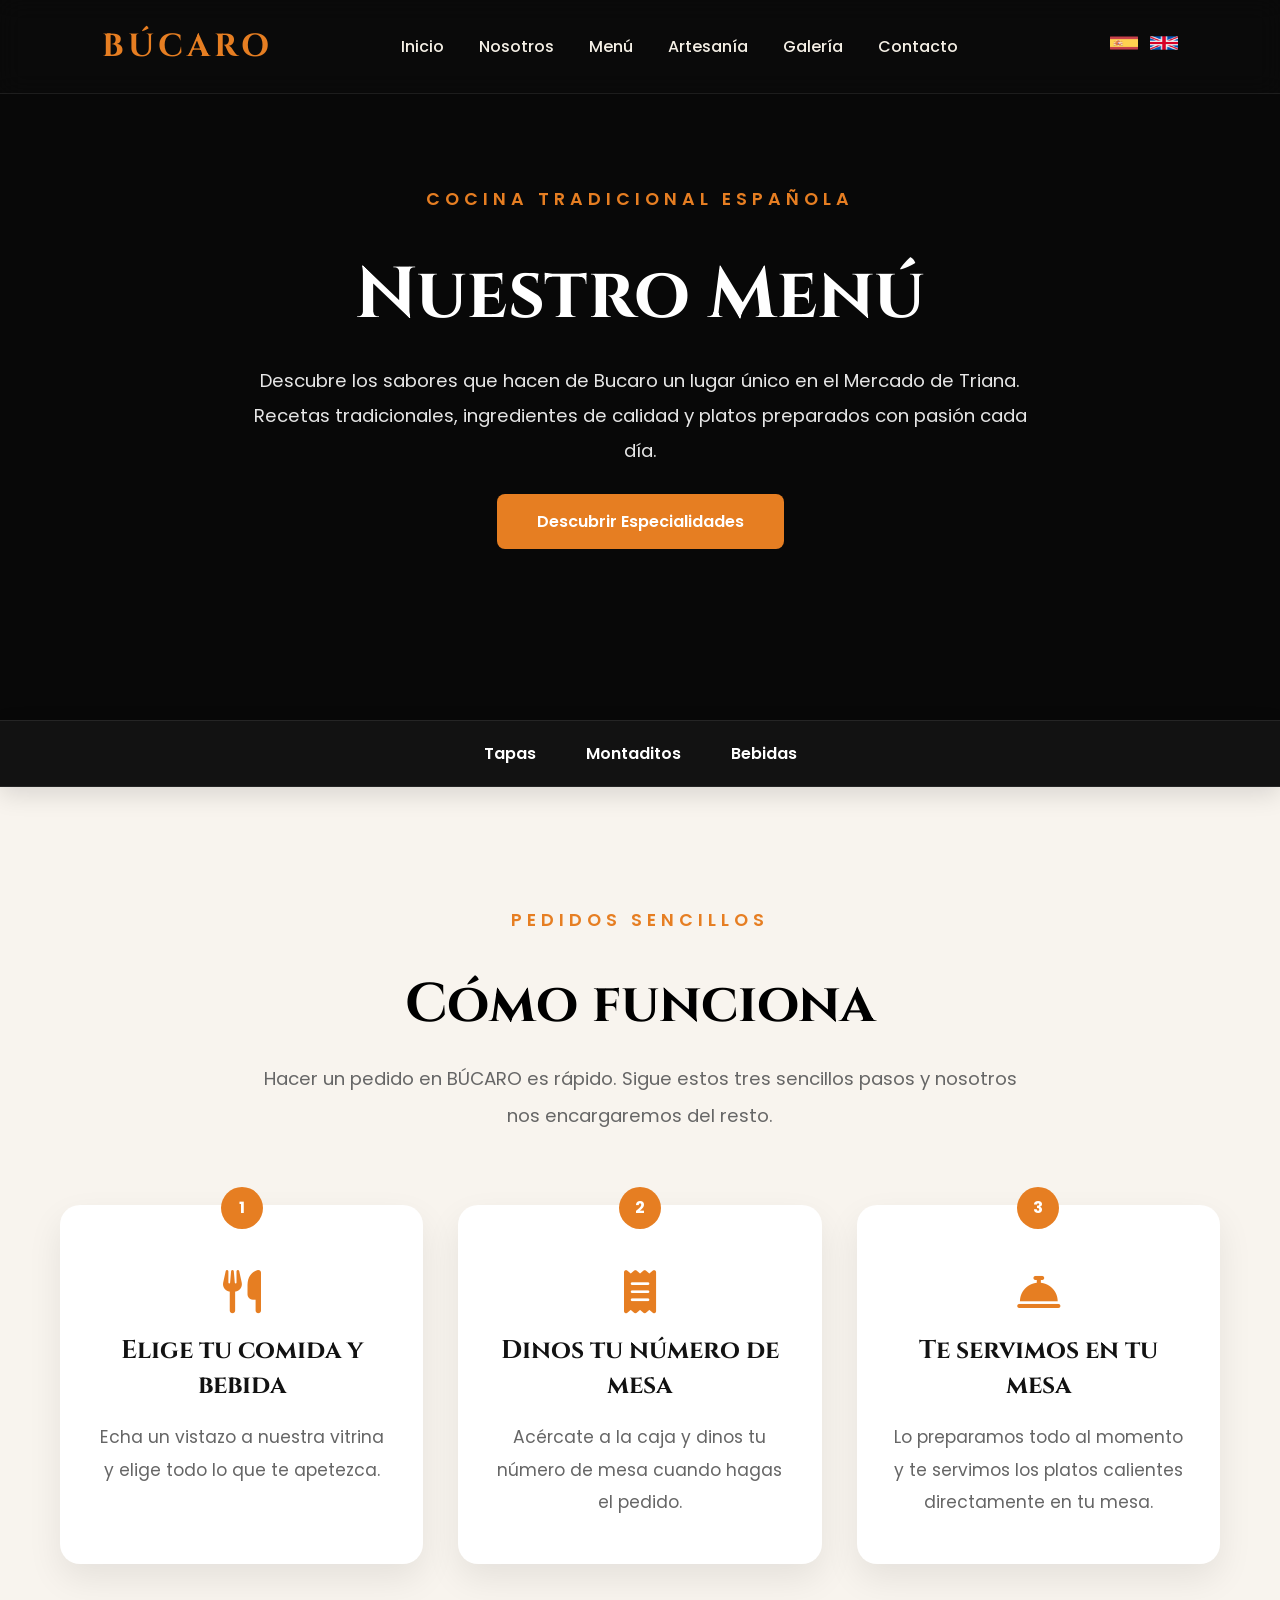
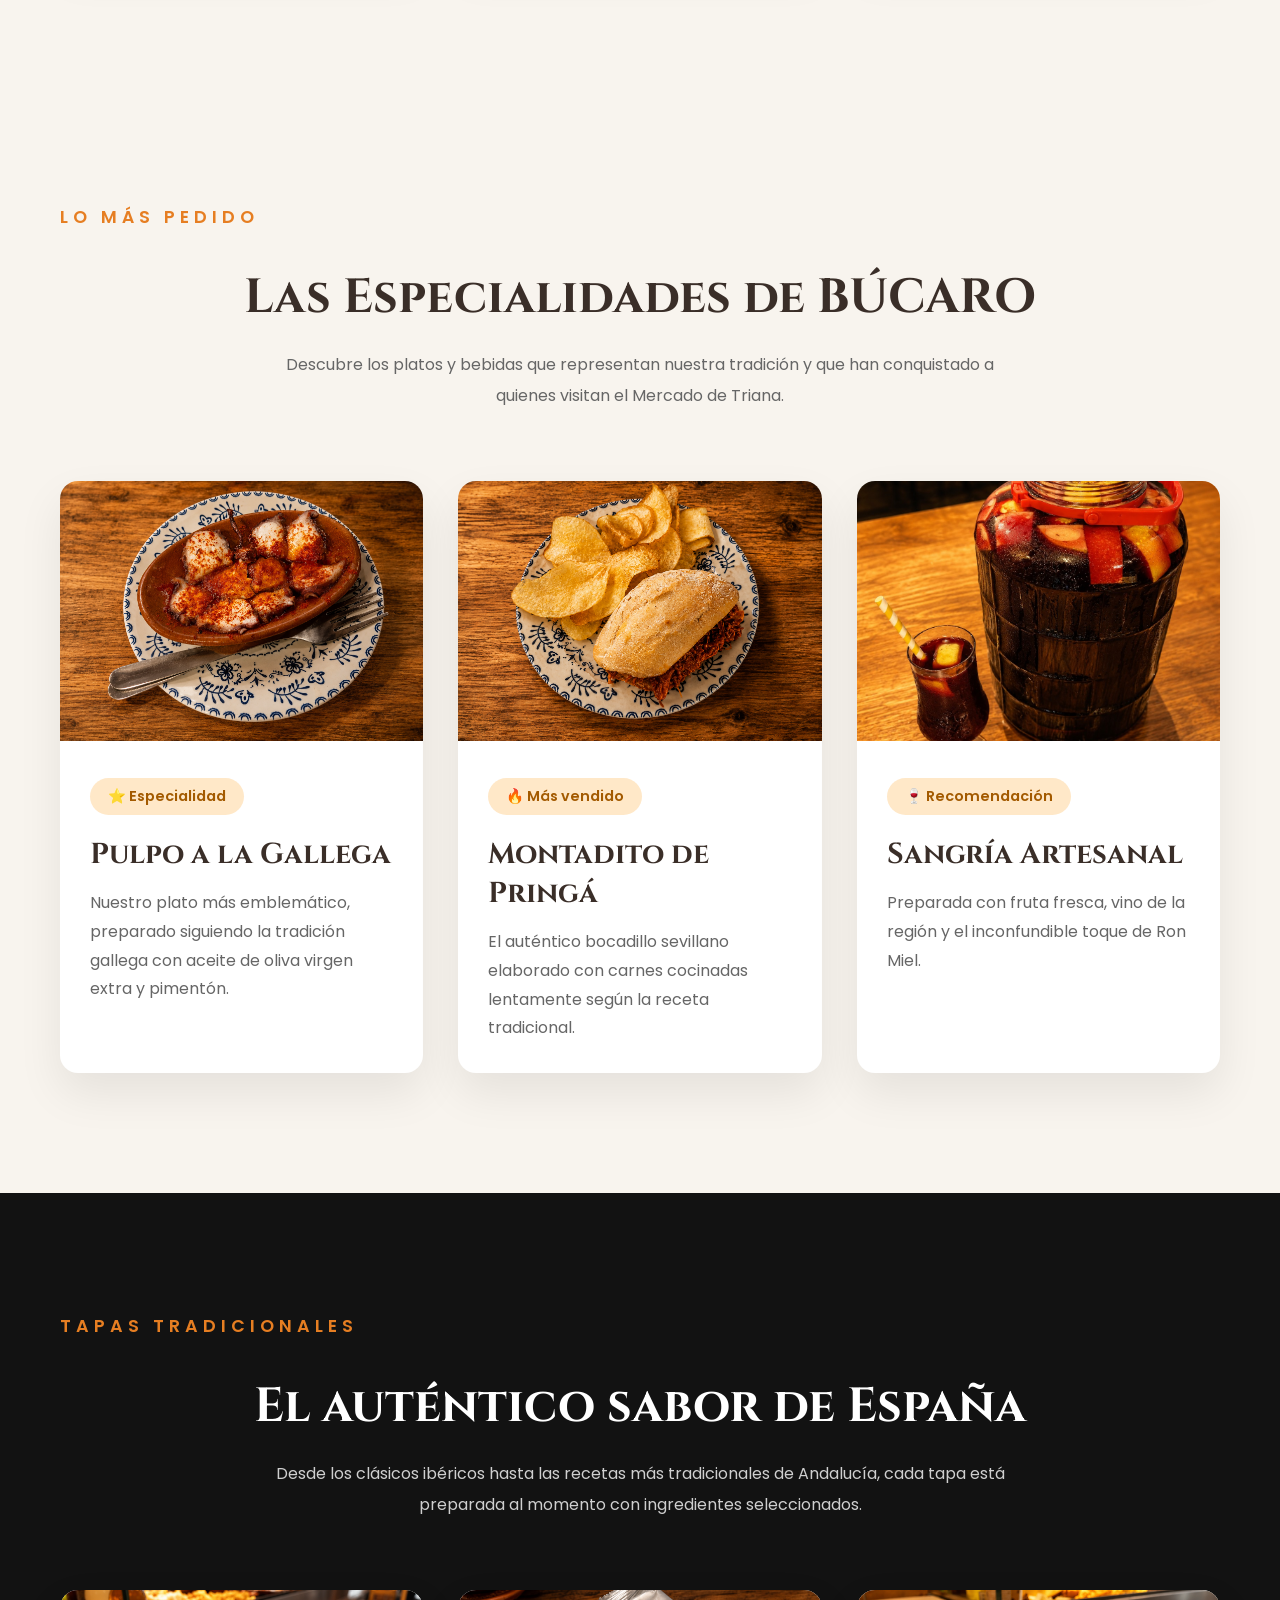
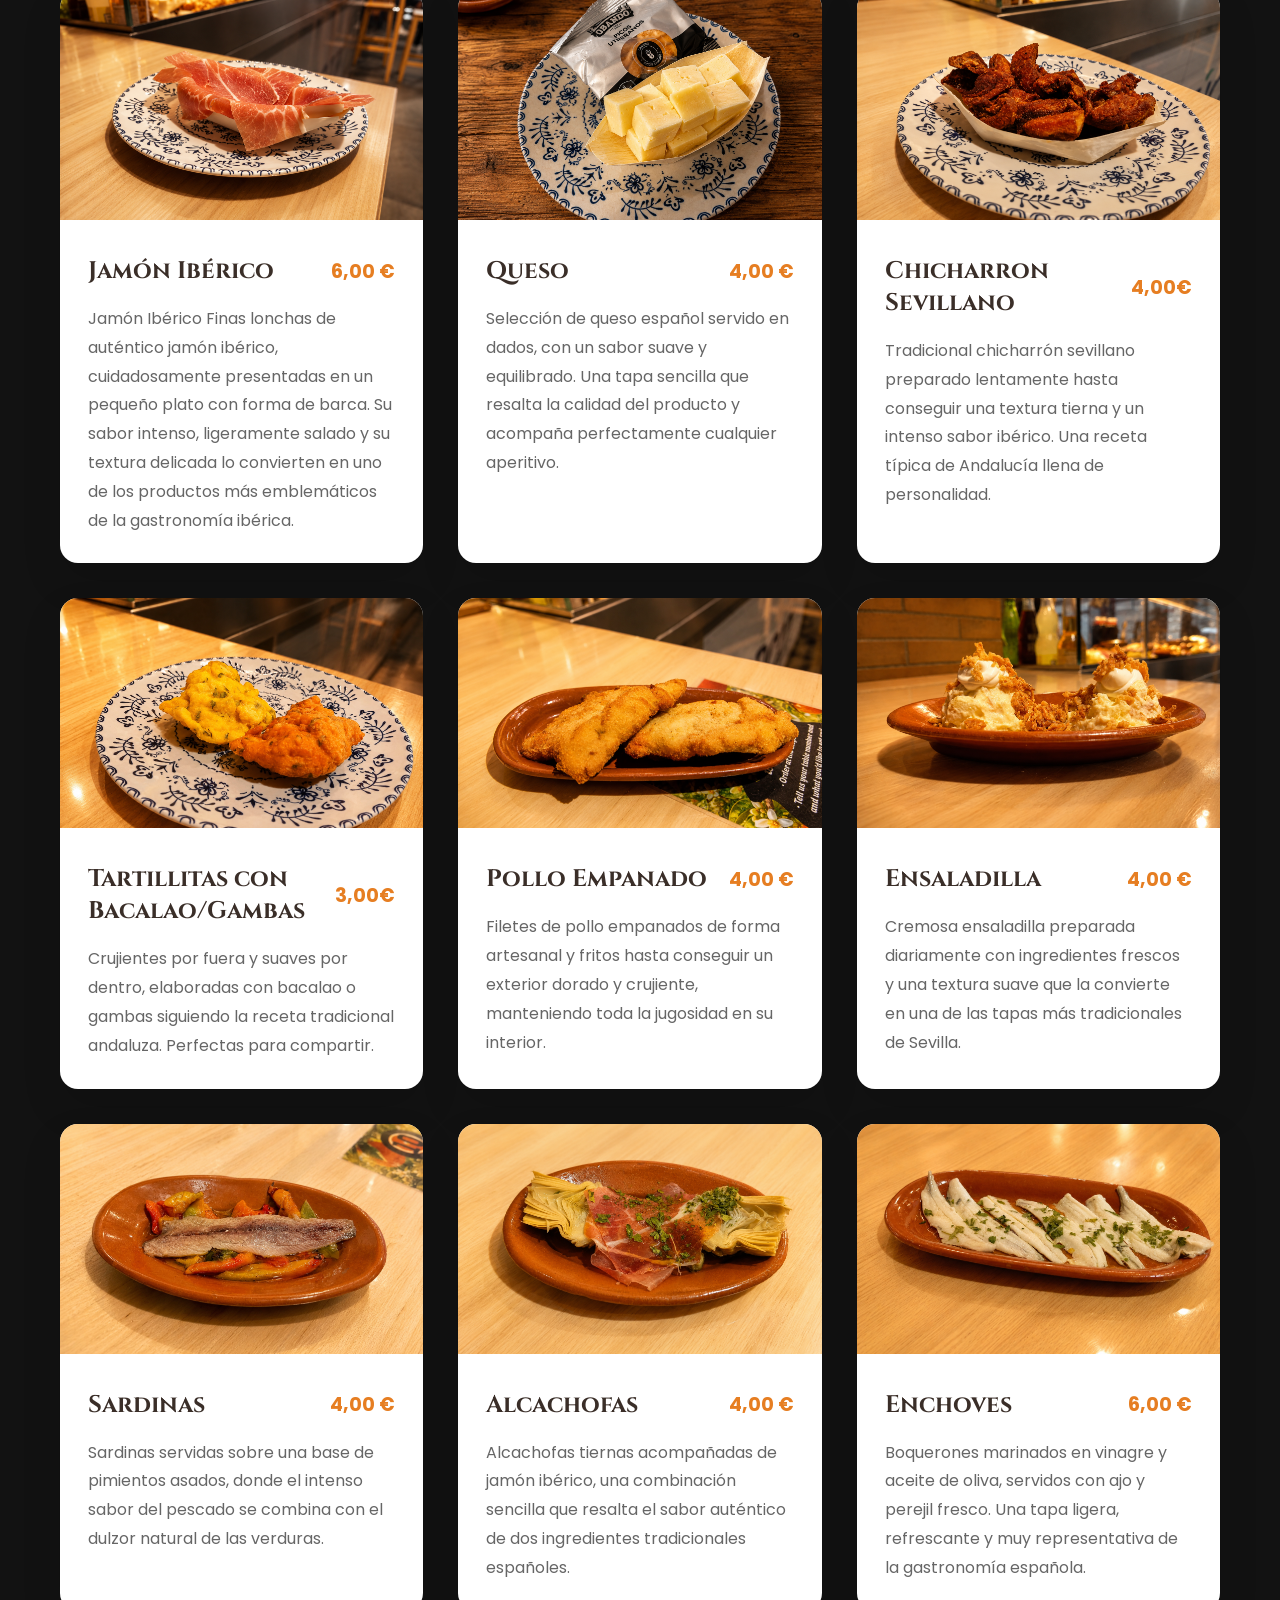
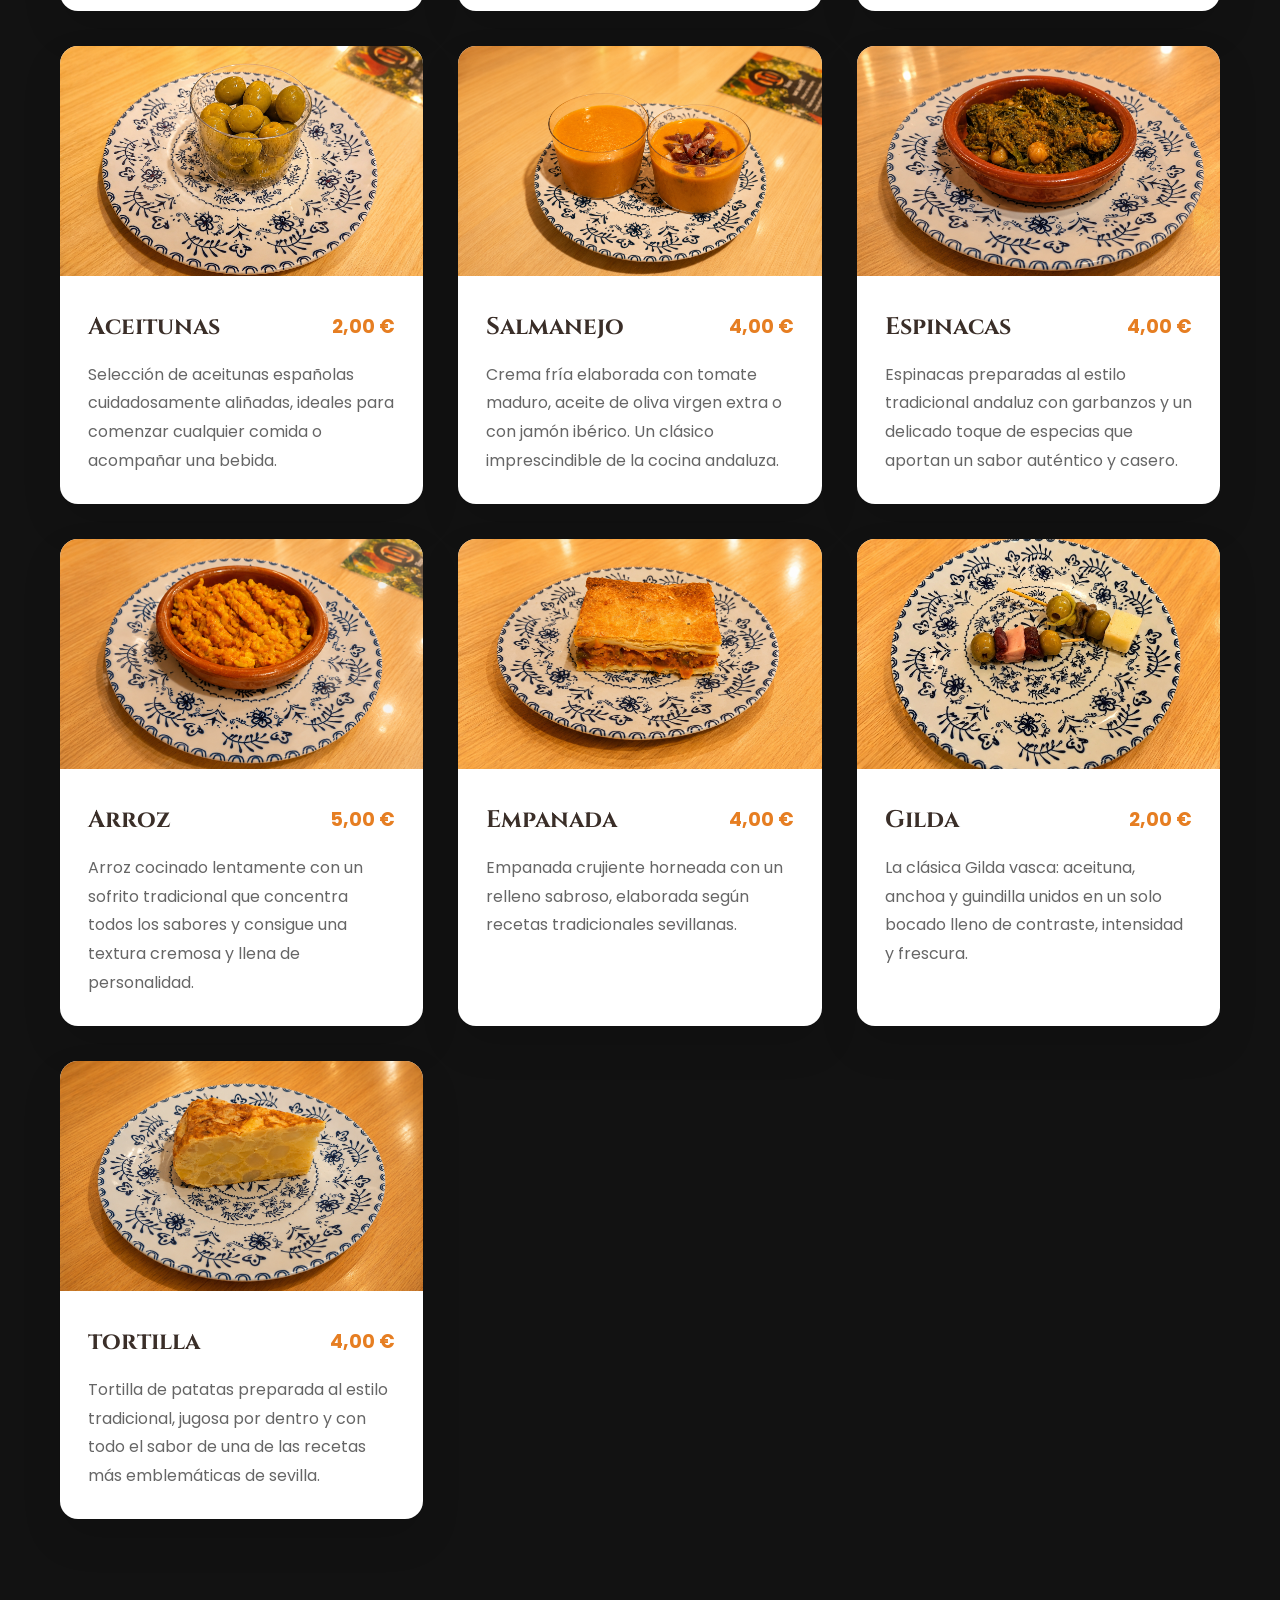
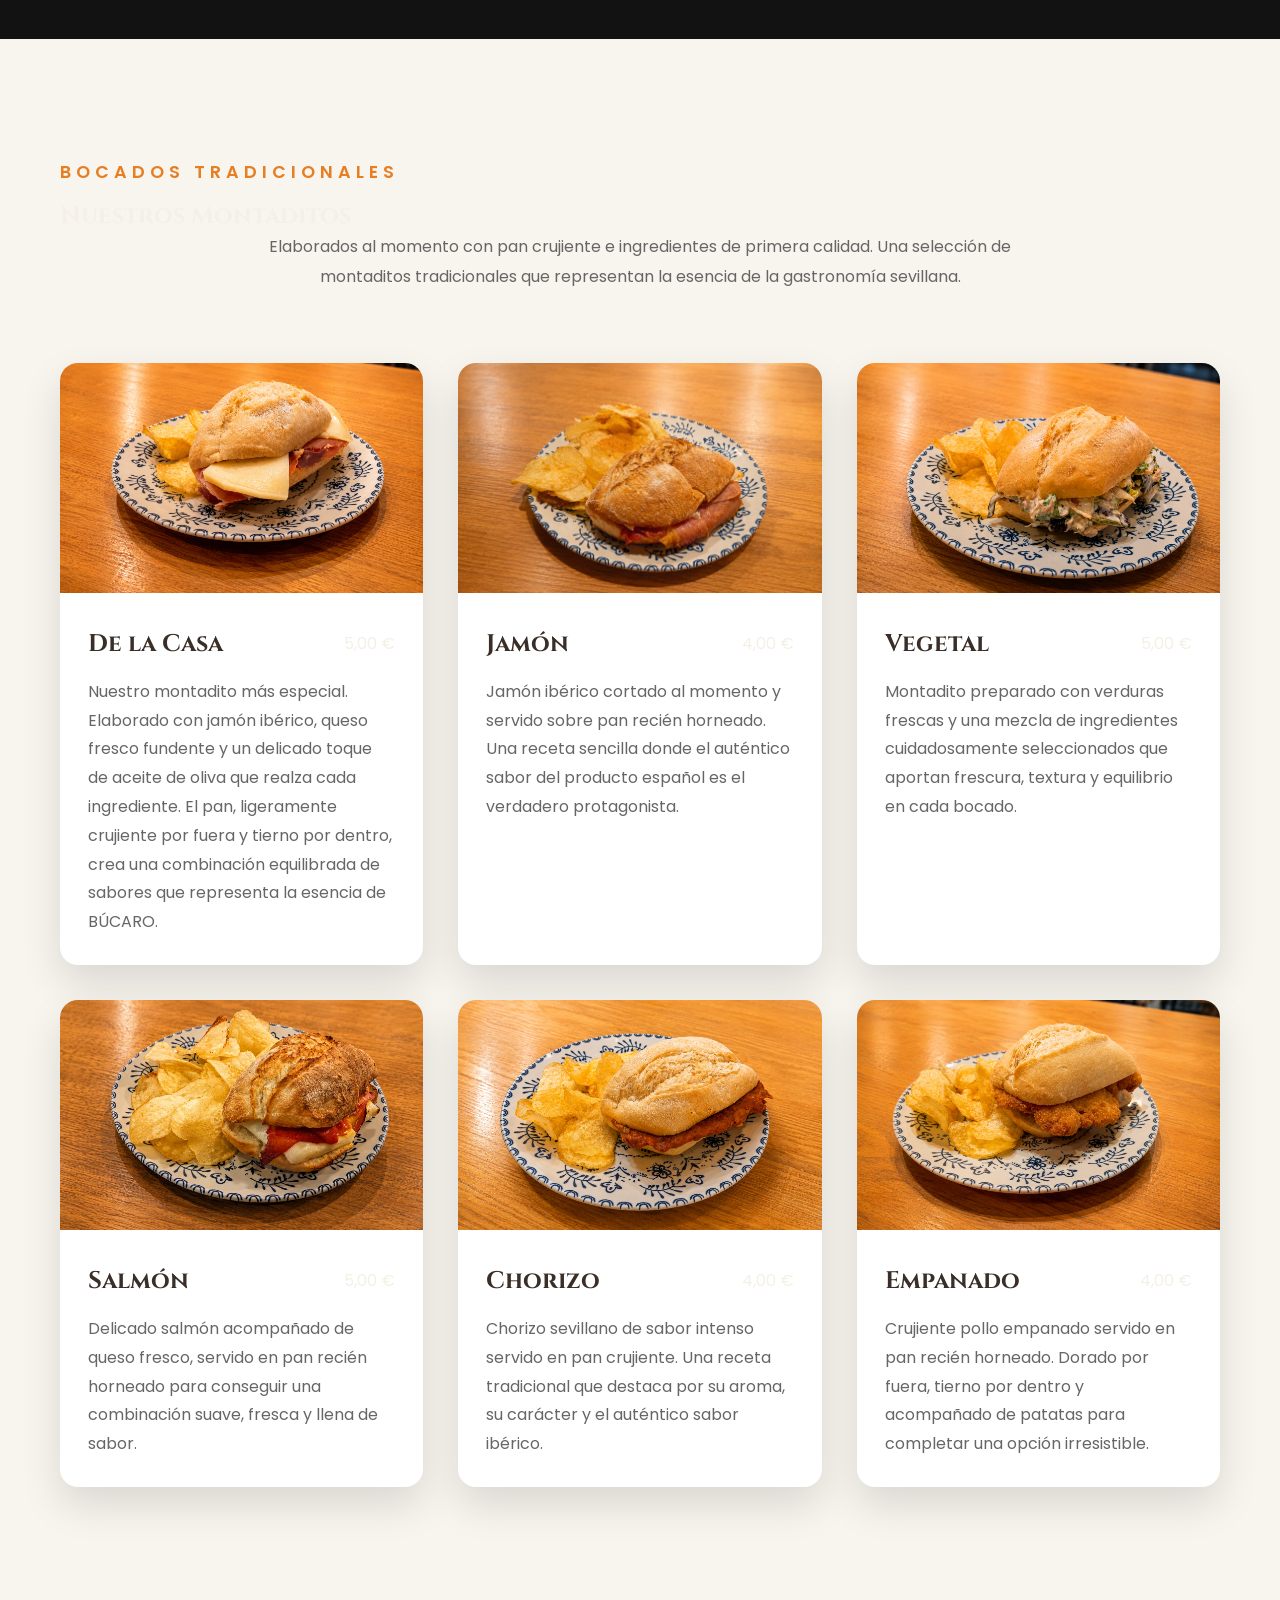
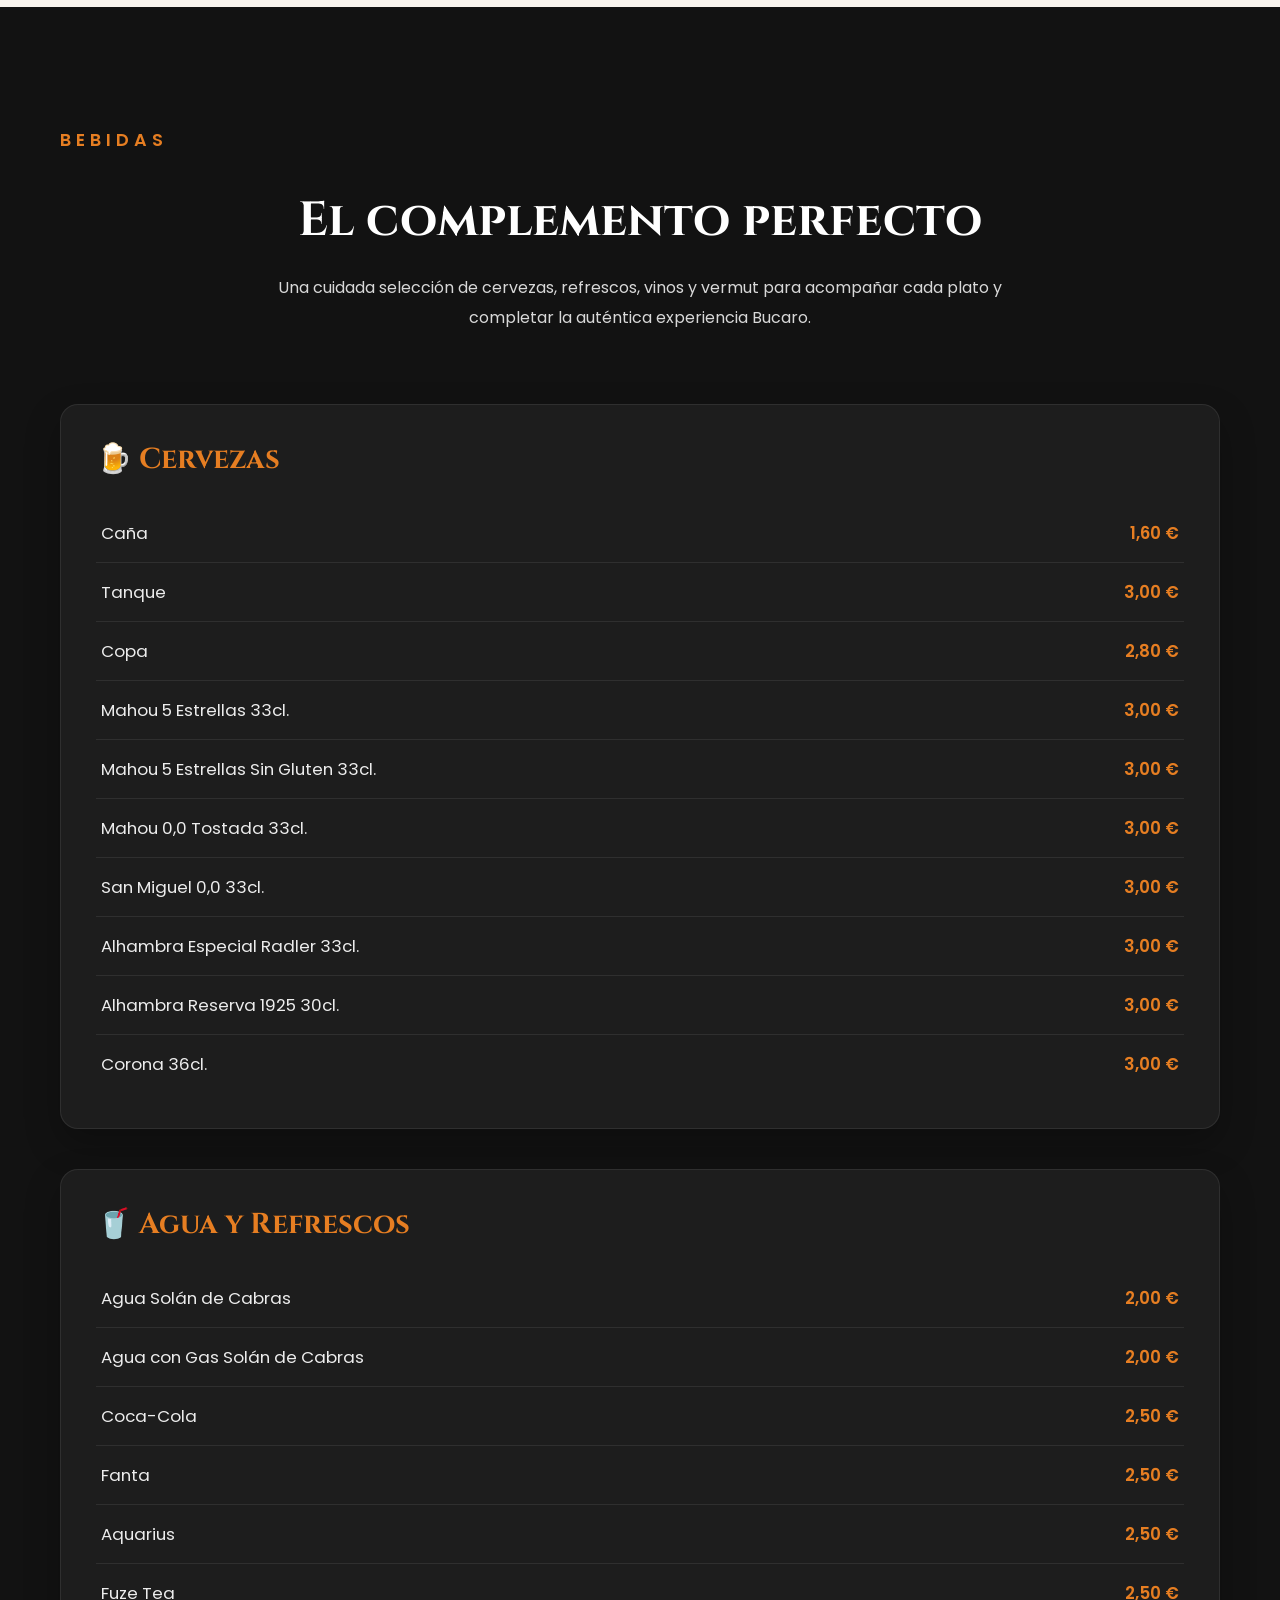
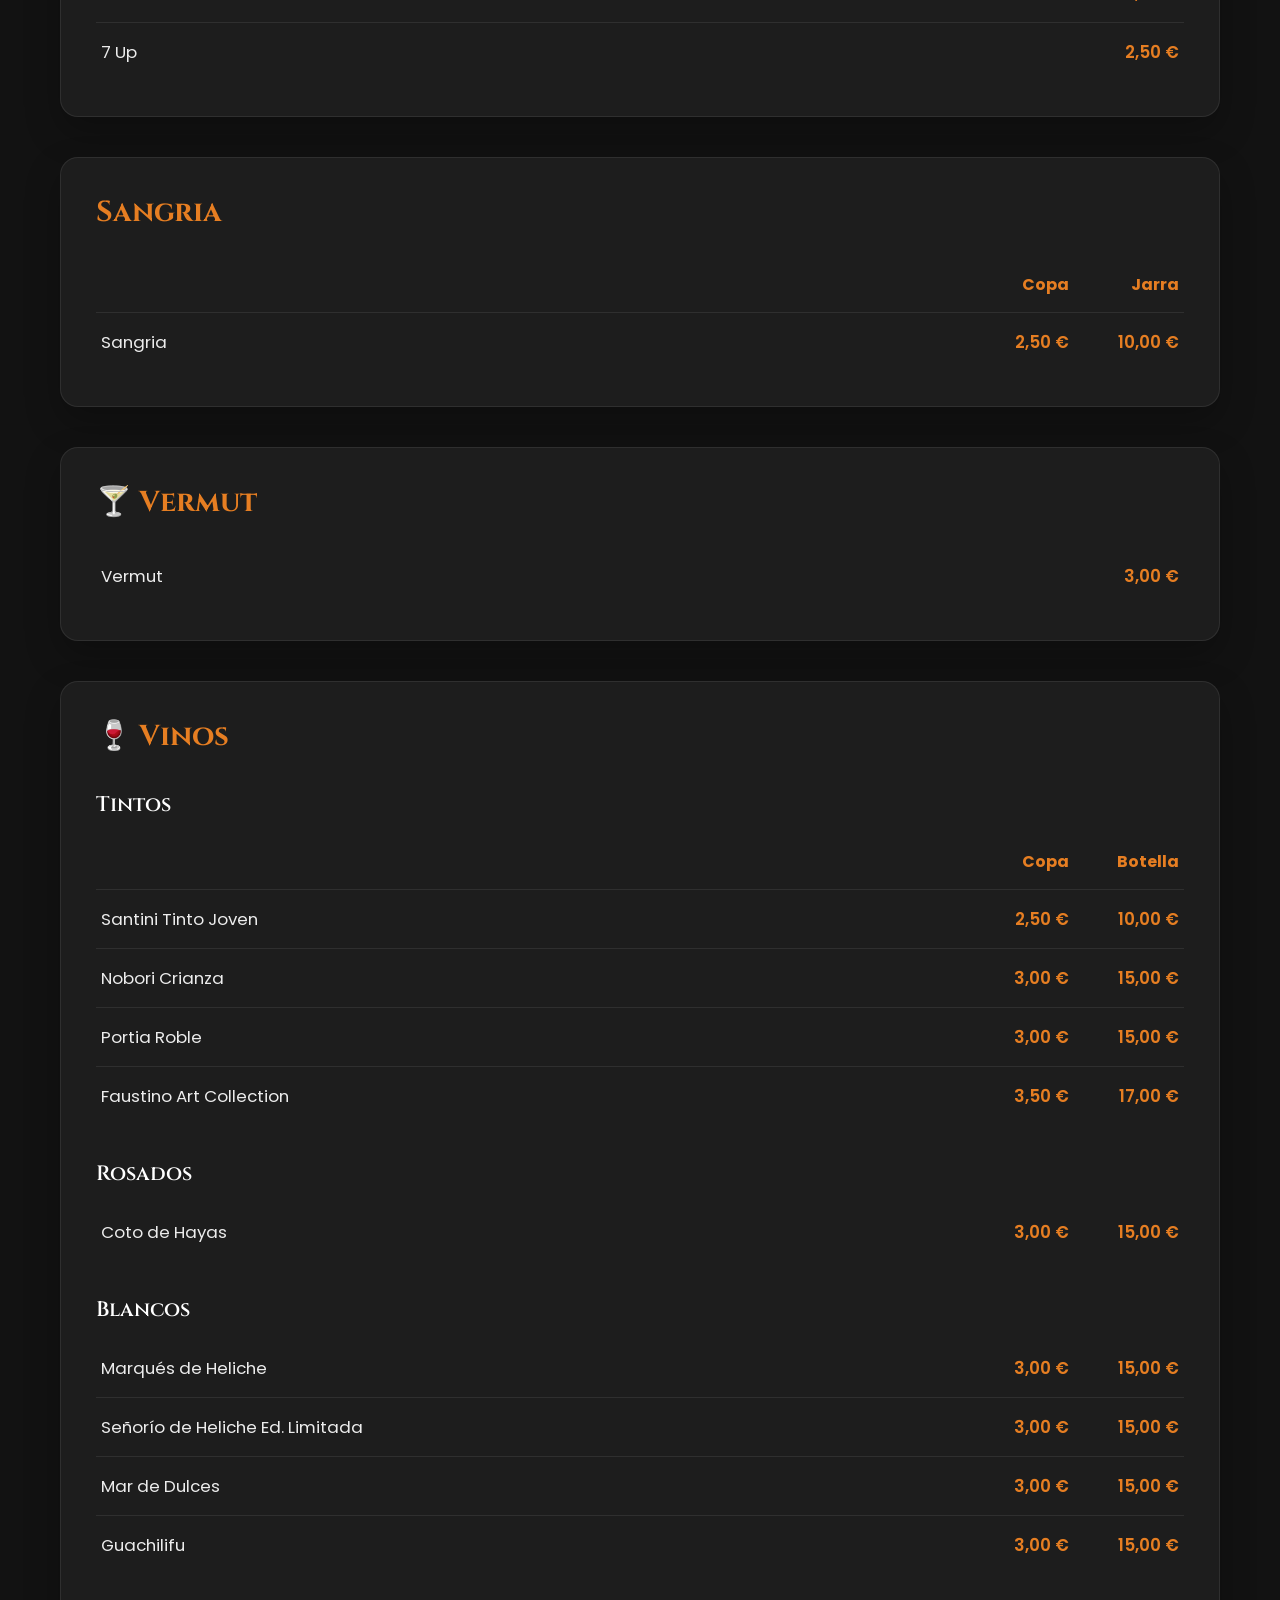
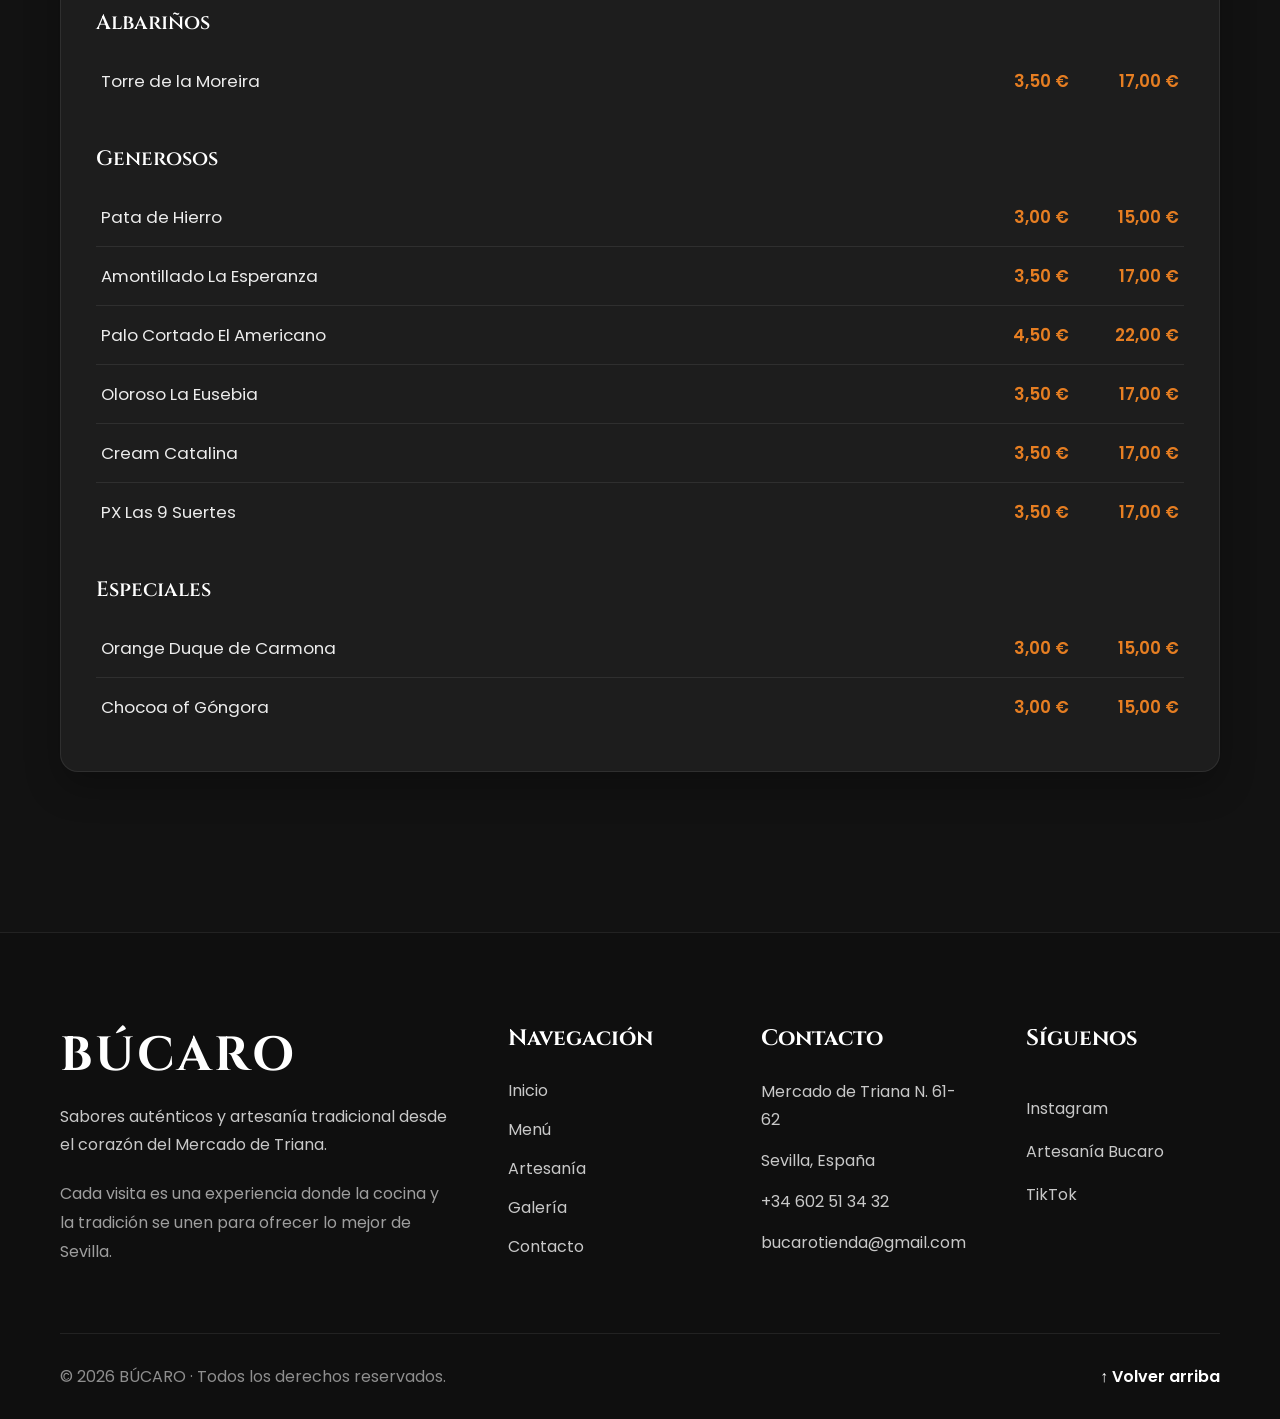
<file: menu.html>
<!DOCTYPE html>
<html lang="es">
	<head>

		<meta charset="UTF-8">

		<meta name="viewport" content="width=device-width, initial-scale=1.0">
        
		<title>Menú | BÚCARO</title>

		<meta name="description" content="Descubre el menú de BÚCARO: tapas tradicionales, bocadillos, bebidas y especialidades en el Mercado de Triana.">
		
        <!-- Google Fonts -->
		
        <link rel="preconnect" href="https://fonts.googleapis.com">
		
        <link rel="preconnect" href="https://fonts.gstatic.com" crossorigin>
		
        <link href="https://fonts.googleapis.com/css2?family=Cinzel:wght@500;600;700&family=Poppins:wght@300;400;500;600&display=swap" rel="stylesheet">
		
        <!-- Font Awesome -->
		
        <link rel="stylesheet" href="https://cdnjs.cloudflare.com/ajax/libs/font-awesome/6.7.2/css/all.min.css">
		
        <!-- CSS -->
		
        <link rel="stylesheet" href="assets/css/style.css">
		
        <link rel="stylesheet" href="assets/css/menu.css">
		
        <link rel="stylesheet" href="assets/css/responsive.css">

        <link rel="icon" type="image/png" href="assets/images/favicon.png">

	</head>
    <body>
    
	<header>
		<nav class="navbar">

			<div class="logo">

                <a href="index.html">BÚCARO</a>

            </div>
			
		        <div class="menu-toggle">
				
		            <i class="fa-solid fa-bars"></i>
				
		        </div>

			<ul class="nav-links">

				<li>
					<a href="index.html">Inicio</a>
				</li>

				<li>
					<a href="index.html#about">Nosotros</a>
				</li>

				<li>
					<a href="menu.html">Menú</a>
				</li>

				<li>
					<a href="artesania.html">Artesanía</a>
				</li>

				<li>
					<a href="galeria.html">Galería</a>
				</li>

				<li>
					<a href="index.html#contacto">Contacto</a>
				</li>

			</ul>

            <div class="language-switch">

				    <a href="menu.html">
				        <img src="assets/images/flags/es.png" alt="Español">
				    </a>
				
				    <a href="menu-en.html">
				        <img src="assets/images/flags/en.png" alt="English">
				    </a>
				
				</div>

		</nav>

	</header>


<!-- ==========================
        HERO MENÚ
=========================== -->

		<section class="menu-hero">

			<div class="menu-overlay"></div>

			<div class="container">

				<span class="section-subtitle"> Cocina Tradicional Española </span>

				<h1> Nuestro Menú </h1>

				<p> Descubre los sabores que hacen de Bucaro un lugar único en el Mercado de Triana. Recetas tradicionales, ingredientes de calidad y platos preparados con pasión cada día. </p>
				
                <a href="#especialidades" class="btn-primary"> Descubrir Especialidades </a>

			</div>

		</section>

		<section class="menu-nav">

			<div class="container">

				<a href="#tapas">Tapas</a>

				<a href="#montaditos">Montaditos</a>

				<a href="#bebidas">Bebidas</a>

			</div>

		</section>

<!-- ==========================
     HOW IT WORKS
=========================== -->

<section class="how-it-works">

    <div class="container">

        <span class="section-subtitle">

            Pedidos sencillos

        </span>

        <h2>

            Cómo funciona

        </h2>

        <p class="how-intro">

            Hacer un pedido en BÚCARO es rápido. Sigue estos tres sencillos pasos y nosotros nos encargaremos del resto.

        </p>

        <div class="steps">

            <!-- STEP 1 -->

            <div class="step-card">

                <div class="step-number">

                    1

                </div>

                <i class="fa-solid fa-utensils"></i>

                <h3>

                    Elige tu comida y bebida

                </h3>

                <p>

                     Echa un vistazo a nuestra vitrina y elige todo lo que te apetezca.

                </p>

            </div>

            <!-- STEP 2 -->

            <div class="step-card">

                <div class="step-number">

                    2

                </div>

                <i class="fa-solid fa-receipt"></i>

                <h3>

                    Dinos tu número de mesa

                </h3>

                <p>

                    Acércate a la caja y dinos tu número de mesa cuando hagas el pedido.

                </p>

            </div>

            <!-- STEP 3 -->

            <div class="step-card">

                <div class="step-number">

                    3

                </div>

                <i class="fa-solid fa-bell-concierge"></i>

                <h3>

                    Te servimos en tu mesa

                </h3>

                <p>

                    Lo preparamos todo al momento y te servimos los platos calientes directamente en tu mesa.

                </p>

            </div>

        </div>

    </div>

</section>

<!-- ==========================
     ESPECIALIDADES
=========================== -->

		<section id="especialidades" class="especialidades">

			<div class="container">

				<span class="section-subtitle"> Lo más pedido </span>

				<h2> Las Especialidades de BÚCARO </h2>

				<p class="especialidades-intro"> Descubre los platos y bebidas que representan nuestra tradición y que han conquistado a quienes visitan el Mercado de Triana. </p>
				
                <div class="especialidades-grid">

					<!-- Pulpo -->
					<div class="especialidad-card">

						<img src="assets/images/pulpo.jpg" alt="Pulpo a la Gallega">

						<div class="especialidad-content">

							<span class="especialidad-badge"> ⭐ Especialidad </span>
							<h3>Pulpo a la Gallega</h3>
                            <p> Nuestro plato más emblemático, preparado siguiendo la tradición gallega con aceite de oliva virgen extra y pimentón. </p>
							
						</div>

					</div>

					<!-- Pringá -->
					<div class="especialidad-card">

						<img src="assets/images/pringa.jpg" alt="Montadito de Pringá">

						<div class="especialidad-content">

							<span class="especialidad-badge"> 🔥 Más vendido </span>
							<h3>Montadito de Pringá</h3>
							<p> El auténtico bocadillo sevillano elaborado con carnes cocinadas lentamente según la receta tradicional. </p>
						
                        </div>

					</div>

					<!-- Sangría -->
					<div class="especialidad-card">

						<img src="assets/images/sangria.jpg" alt="Sangría Artesanal">

						<div class="especialidad-content">

							<span class="especialidad-badge"> 🍷 Recomendación </span>
							<h3>Sangría Artesanal</h3>
							<p> Preparada con fruta fresca, vino de la región y el inconfundible toque de Ron Miel. </p>
						
                        </div>
					
                    </div>

				</div>

			</div>

		</section>

<!-- ==========================
        TAPAS
=========================== -->

		<section id="tapas" class="tapas">

			<div class="container">

				<span class="section-subtitle"> Tapas Tradicionales </span>

				<h2> El auténtico sabor de España </h2>

				<p class="tapas-intro"> Desde los clásicos ibéricos hasta las recetas más tradicionales de Andalucía, cada tapa está preparada al momento con ingredientes seleccionados. </p>
				
                <div class="tapas-grid">

					<!-- Le card arriveranno qui -->
					<div class="tapa-card">

						<div class="tapa-image">

							<img src="assets/images/jamon.jpg" alt="Jamón Ibérico">

						</div>

						<div class="tapa-content">

							<div class="tapa-top">

								<h3>Jamón Ibérico</h3>
								<span class="price">6,00 €</span>
                                
							</div>

                            <p> Jamón Ibérico Finas lonchas de auténtico jamón ibérico, cuidadosamente presentadas en un pequeño plato con forma de barca. Su sabor intenso, ligeramente salado y su textura delicada lo convierten en uno de los productos más emblemáticos de la gastronomía ibérica. </p>
							
						</div>

					</div>

                    <div class="tapa-card">

                        <div class="tapa-image">
                        
                            <img src="assets/images/queso.jpg" alt="Queso">
                        
                        </div>
                    
                        <div class="tapa-content">
                        
                            <div class="tapa-top">
                            
                                <h3>Queso</h3>
                            
                                <span class="price">4,00 €</span>
                            
                            </div>
                        
                            <p>
                            
                                Selección de queso español servido en dados, con un sabor suave y equilibrado. Una tapa sencilla que resalta la calidad del producto y acompaña perfectamente cualquier aperitivo.
                            
                            </p>
                        
                        </div>
                    
                    </div>

                    <div class="tapa-card">

                        <div class="tapa-image">
                        
                            <img src="assets/images/chicharrones.jpg" alt="chicharrones">
                        
                        </div>
                    
                        <div class="tapa-content">
                        
                            <div class="tapa-top">
                            
                                <h3>Chicharron Sevillano</h3>
                            
                                <span class="price">4,00€</span>
                            
                            </div>
                        
                            <p>
                            
                                Tradicional chicharrón sevillano preparado lentamente hasta conseguir una textura tierna y un intenso sabor ibérico. Una receta típica de Andalucía llena de personalidad.
                            
                            </p>
                        
                        </div>
                    
                    </div>

                    <div class="tapa-card">

                        <div class="tapa-image">
                        
                            <img src="assets/images/Tartillitas.jpg" alt="Tartillitas con Bacalao/Gambas">
                        
                        </div>
                    
                        <div class="tapa-content">
                        
                            <div class="tapa-top">
                                
                                <h3>Tartillitas con Bacalao/Gambas</h3>
                            
                                <span class="price">3,00€</span>
                            
                            </div>
                        
                            <p>
                            
                                Crujientes por fuera y suaves por dentro, elaboradas con bacalao o gambas siguiendo la receta tradicional andaluza. Perfectas para compartir.
                            
                            </p>
                        
                        </div>
                    
                    </div>

                    <div class="tapa-card">

                        <div class="tapa-image">
                        
                            <img src="assets/images/pollo_empanado.jpg" alt="Pollo Empanado">
                        
                        </div>
                    
                        <div class="tapa-content">
                        
                            <div class="tapa-top">
                            
                                <h3>Pollo Empanado</h3>
                            
                                <span class="price">4,00 €</span>
                            
                            </div>
                        
                            <p>
                            
                                Filetes de pollo empanados de forma artesanal y fritos hasta conseguir un exterior dorado y crujiente, manteniendo toda la jugosidad en su interior.
                            
                            </p>
                        
                        </div>
                    
                    </div>

                    <div class="tapa-card">

                        <div class="tapa-image">
                        
                            <img src="assets/images/ensaladilla.jpg" alt="Ensaladilla">
                        
                        </div>
                    
                        <div class="tapa-content">
                        
                            <div class="tapa-top">
                            
                                <h3>Ensaladilla</h3>
                            
                                <span class="price">4,00 €</span>
                            
                            </div>
                        
                            <p>
                            
                                Cremosa ensaladilla preparada diariamente con ingredientes frescos y una textura suave que la convierte en una de las tapas más tradicionales de Sevilla.
                            
                            </p>
                        
                        </div>
                    
                    </div>

                    <div class="tapa-card">

                        <div class="tapa-image">
                        
                            <img src="assets/images/sardinas.jpg" alt="Sardinas">
                        
                        </div>
                    
                        <div class="tapa-content">
                        
                            <div class="tapa-top">
                            
                                <h3>Sardinas</h3>
                            
                                <span class="price">4,00 €</span>
                            
                            </div>
                        
                            <p>
                            
                                Sardinas servidas sobre una base de pimientos asados, donde el intenso sabor del pescado se combina con el dulzor natural de las verduras.
                            
                            </p>
                        
                        </div>
                    
                    </div>

                    <div class="tapa-card">

                        <div class="tapa-image">
                        
                            <img src="assets/images/alcachofas.jpg" alt="Alcachofas">
                        
                        </div>
                    
                        <div class="tapa-content">
                        
                            <div class="tapa-top">
                            
                                <h3>Alcachofas</h3>
                            
                                <span class="price">4,00 €</span>
                            
                            </div>
                        
                            <p>
                            
                                Alcachofas tiernas acompañadas de jamón ibérico, una combinación sencilla que resalta el sabor auténtico de dos ingredientes tradicionales españoles.
                            
                            </p>
                        
                        </div>
                    
                    </div>

                    <div class="tapa-card">

                        <div class="tapa-image">
                        
                            <img src="assets/images/enchoves.jpg" alt="Enchoves">
                        
                        </div>
                    
                        <div class="tapa-content">
                        
                            <div class="tapa-top">
                            
                                <h3>Enchoves</h3>
                            
                                <span class="price">6,00 €</span>
                            
                            </div>
                        
                            <p>
                            
                                Boquerones marinados en vinagre y aceite de oliva, servidos con ajo y perejil fresco. Una tapa ligera, refrescante y muy representativa de la gastronomía española.
                            
                            </p>
                        
                        </div>
                    
                    </div>

                    <div class="tapa-card">

                        <div class="tapa-image">
                        
                            <img src="assets/images/aceitunas.jpg" alt="Aceitunas">
                        
                        </div>
                    
                        <div class="tapa-content">
                        
                            <div class="tapa-top">
                            
                                <h3>Aceitunas</h3>
                            
                                <span class="price">2,00 €</span>
                            
                            </div>
                        
                            <p>
                            
                                Selección de aceitunas españolas cuidadosamente aliñadas, ideales para comenzar cualquier comida o acompañar una bebida.
                            
                            </p>
                        
                        </div>
                    
                    </div>

                    <div class="tapa-card">

                        <div class="tapa-image">
                        
                            <img src="assets/images/salmanejo.jpg" alt="Salmanejo">
                        
                        </div>
                    
                        <div class="tapa-content">
                        
                            <div class="tapa-top">
                            
                                <h3>Salmanejo</h3>
                            
                                <span class="price">4,00 €</span>
                            
                            </div>
                        
                            <p>

                                Crema fría elaborada con tomate maduro, aceite de oliva virgen extra o con jamón ibérico. Un clásico imprescindible de la cocina andaluza.
                                
                            </p>
                        
                        </div>
                    
                    </div>

                    <div class="tapa-card">

                        <div class="tapa-image">
                        
                            <img src="assets/images/espinacas.jpg" alt="Espinacas">
                        
                        </div>
                    
                        <div class="tapa-content">
                        
                            <div class="tapa-top">
                            
                                <h3>Espinacas</h3>
                            
                                <span class="price">4,00 €</span>
                            
                            </div>
                        
                            <p>
                            
                                Espinacas preparadas al estilo tradicional andaluz con garbanzos y un delicado toque de especias que aportan un sabor auténtico y casero.
                            
                            </p>
                        
                        </div>
                    
                    </div>

                    <div class="tapa-card">

                        <div class="tapa-image">
                        
                            <img src="assets/images/arroz.jpg" alt="Arroz">
                        
                        </div>
                    
                        <div class="tapa-content">
                        
                            <div class="tapa-top">
                            
                                <h3>Arroz</h3>
                            
                                <span class="price">5,00 €</span>
                            
                            </div>
                        
                            <p>
                            
                                Arroz cocinado lentamente con un sofrito tradicional que concentra todos los sabores y consigue una textura cremosa y llena de personalidad.
                            
                            </p>
                        
                        </div>
                    
                    </div>

                    <div class="tapa-card">

                        <div class="tapa-image">
                        
                            <img src="assets/images/empanada.jpg" alt="Empanada">
                        
                        </div>
                    
                        <div class="tapa-content">
                        
                            <div class="tapa-top">
                            
                                <h3>Empanada</h3>
                            
                                <span class="price">4,00 €</span>
                            
                            </div>
                        
                            <p>
                            
                                Empanada crujiente horneada con un relleno sabroso, elaborada según recetas tradicionales sevillanas.
                            
                            </p>
                        
                        </div>
                    
                    </div>

                    <div class="tapa-card">

                        <div class="tapa-image">
                        
                            <img src="assets/images/gilda.jpg" alt="Gilda">
                        
                        </div>
                    
                        <div class="tapa-content">
                        
                            <div class="tapa-top">
                            
                                <h3>Gilda</h3>
                            
                                <span class="price">2,00 €</span>
                            
                            </div>
                        
                            <p>
                            
                                La clásica Gilda vasca: aceituna, anchoa y guindilla unidos en un solo bocado lleno de contraste, intensidad y frescura.
                            
                            </p>
                        
                        </div>
                    
                    </div>

                    <div class="tapa-card">

                        <div class="tapa-image">
                        
                            <img src="assets/images/tortilla.jpg" alt="Tortilla">
                        
                        </div>
                    
                        <div class="tapa-content">
                        
                            <div class="tapa-top">
                            
                                <h3>tortilla</h3>
                            
                                <span class="price">4,00 €</span>
                            
                            </div>
                        
                            <p>
                            
                                Tortilla de patatas preparada al estilo tradicional, jugosa por dentro y con todo el sabor de una de las recetas más emblemáticas de sevilla.
                            
                            </p>
                        
                        </div>
                    
                    </div>

				</div>

			</div>

		</section>

<!-- ==========================
     MONTADITOS
=========================== -->

        <section id="montaditos" class="montaditos">

        	<div class="container">

        		<span class="section-subtitle"> Bocados tradicionales </span>

        		<h2> Nuestros Montaditos </h2>

        		<p class="montaditos-intro"> Elaborados al momento con pan crujiente e ingredientes de primera calidad. Una selección de montaditos tradicionales que representan la esencia de la gastronomía sevillana. </p>
        		
                <div class="montaditos-grid">
        			
                    <!-- De la Casa -->
        			<div class="tapa-card">
                        
                        <div class="tapa-image">

                            <img src="assets/images/montadito-casa.jpg" alt="Montadito De la Casa">

                        </div>
        				
                        <div class="tapa-content">

        					<div class="tapa-top">

        						<h3>De la Casa</h3>
        						<span>5,00 €</span>

        					</div>

        					<p>  

                                Nuestro montadito más especial. Elaborado con jamón ibérico, queso fresco fundente y un delicado toque de aceite de oliva que realza cada ingrediente. El pan, ligeramente crujiente por fuera y tierno por dentro, crea una combinación equilibrada de sabores que representa la esencia de BÚCARO. 
                            
                            </p>

        				</div>

        			</div>

        			<!-- Jamón -->
        			<div class="tapa-card">

                        <div class="tapa-image">

                            <img src="assets/images/montadito-jamon.jpg" alt="Montadito de Jamón">

                        </div>

        				<div class="tapa-content">

        					<div class="tapa-top">

        						<h3>Jamón</h3>
        						<span>4,00 €</span>

        					</div>

        					<p>

                                Jamón ibérico cortado al momento y servido sobre pan recién horneado. Una receta sencilla donde el auténtico sabor del producto español es el verdadero protagonista.

                            </p>

        				</div>

        			</div>

        			<!-- Vegetal -->
        			<div class="tapa-card">


                        <div class="tapa-image">

                            <img src="assets/images/montadito-vegetal.jpg" alt="Montadito Vegetal">

                        </div>

        				<div class="tapa-content">

        					<div class="tapa-top">

        						<h3>Vegetal</h3>
        						<span>5,00 €</span>

        					</div>

        					<p>

                                Montadito preparado con verduras frescas y una mezcla de ingredientes cuidadosamente seleccionados que aportan frescura, textura y equilibrio en cada bocado.

                            </p>

        				</div>

        			</div>

        			<!-- Salmón -->
        			<div class="tapa-card">

                        <div class="tapa-image">

                            <img src="assets/images/montadito-salmon.jpg" alt="Montadito de Salmón">

                        </div>

        				<div class="tapa-content">

        					<div class="tapa-top">

        						<h3>Salmón</h3>
        						<span>5,00 €</span>

        					</div>

        					<p>

                                Delicado salmón acompañado de queso fresco, servido en pan recién horneado para conseguir una combinación suave, fresca y llena de sabor.
                            
                            </p>

        				</div>

        			</div>

        			<!-- Chorizo -->
        			<div class="tapa-card">

                        <div class="tapa-image">

                            <img src="assets/images/montadito-chorizo.jpg" alt="Montadito de Chorizo">

                        </div>

        				<div class="tapa-content">

        					<div class="tapa-top">

        						<h3>Chorizo</h3>
        						<span>4,00 €</span>

        					</div>

        					<p> 
                                
                                Chorizo sevillano de sabor intenso servido en pan crujiente. Una receta tradicional que destaca por su aroma, su carácter y el auténtico sabor ibérico.
                            </p>

        				</div>

        			</div>

        			<!-- Empanado -->
        			<div class="tapa-card">

                        <div class="tapa-image">

                            <img src="assets/images/montadito-empanado.jpg" alt="Montadito Empanado">

                        </div>

        				<div class="tapa-content">

        					<div class="tapa-top">

        						<h3>Empanado</h3>
        						<span>4,00 €</span>

        					</div>

        					<p>

                                Crujiente pollo empanado servido en pan recién horneado. Dorado por fuera, tierno por dentro y acompañado de patatas para completar una opción irresistible.

                            </p>

        				</div>

        			</div>

        		</div>

        	</div>
            
        </section>

<!-- ==========================
        BEBIDAS
=========================== -->

            <section id="bebidas" class="bebidas">
            
                <div class="container">
                
                    <span class="section-subtitle">
                    
                        Bebidas
                    
                    </span>
                
                    <h2>
                    
                        El complemento perfecto
                    
                    </h2>
                
                    <p class="bebidas-intro">
                    
                        Una cuidada selección de cervezas, refrescos, vinos y vermut para acompañar cada plato y completar la auténtica experiencia Bucaro.
                    
                    </p>
                
                    <!-- Cervezas -->
                
                    <div class="bebida-category">
                    
                        <h3>🍺 Cervezas</h3>
                    
                        <table class="bebidas-table">
                        
                            <tr><td>Caña</td><td>1,60 €</td></tr>
                            <tr><td>Tanque</td><td>3,00 €</td></tr>
                            <tr><td>Copa</td><td>2,80 €</td></tr>
                            <tr><td>Mahou 5 Estrellas 33cl.</td><td>3,00 €</td></tr>
                            <tr><td>Mahou 5 Estrellas Sin Gluten 33cl.</td><td>3,00 €</td></tr>
                            <tr><td>Mahou 0,0 Tostada 33cl.</td><td>3,00 €</td></tr>
                            <tr><td>San Miguel 0,0 33cl.</td><td>3,00 €</td></tr>
                            <tr><td>Alhambra Especial Radler 33cl.</td><td>3,00 €</td></tr>
                            <tr><td>Alhambra Reserva 1925 30cl.</td><td>3,00 €</td></tr>
                            <tr><td>Corona 36cl.</td><td>3,00 €</td></tr>
                        
                        </table>
                    
                    </div>
                
                    <!-- Agua y Refrescos -->
                
                    <div class="bebida-category">
                    
                        <h3>🥤 Agua y Refrescos</h3>
                    
                        <table class="bebidas-table">
                        
                            <tr><td>Agua Solán de Cabras</td><td>2,00 €</td></tr>
                            <tr><td>Agua con Gas Solán de Cabras</td><td>2,00 €</td></tr>
                            <tr><td>Coca-Cola</td><td>2,50 €</td></tr>
                            <tr><td>Fanta</td><td>2,50 €</td></tr>
                            <tr><td>Aquarius</td><td>2,50 €</td></tr>
                            <tr><td>Fuze Tea</td><td>2,50 €</td></tr>
                            <tr><td>7 Up</td><td>2,50 €</td></tr>
                        
                        </table>
                    
                    </div>

                    <!-- Sangria -->
                
                    <div class="bebida-category">
                    
                        <h3> Sangria</h3>
                        
                        <table class="bebidas-table">
                            
                            <tr class="table-head">
    
                                <th></th>
                                <th>Copa</th>
                                <th>Jarra</th>
        
                            </tr>

                            <tr><td>Sangria</td><td>2,50 €</td><td>10,00 €</td></tr>
                        
                        </table>
                    
                    </div>
                
                    <!-- Vermut -->
                
                    <div class="bebida-category">
                    
                        <h3>🍸 Vermut</h3>
                    
                        <table class="bebidas-table">
                        
                            <tr><td>Vermut</td><td>3,00 €</td></tr>
                        
                        </table>
                    
                    </div>
                
                    <!-- Vinos -->

                    <div class="bebida-category">

                        <h3>🍷 Vinos</h3>

                        
                        <!-- Tintos -->
                        
                        <h4>Tintos</h4>
                        
                        <table class="bebidas-table">
                            
                            <tr class="table-head">

                                <th></th>
                                <th>Copa</th>
                                <th>Botella</th>
    
                            </tr>

                            <tr><td>Santini Tinto Joven</td><td>2,50 €</td><td>10,00 €</td></tr>
                        
                            <tr><td>Nobori Crianza</td><td>3,00 €</td><td>15,00 €</td></tr>
                        
                            <tr><td>Portia Roble</td><td>3,00 €</td><td>15,00 €</td></tr>
                        
                            <tr><td>Faustino Art Collection</td><td>3,50 €</td><td>17,00 €</td></tr>
                        
                        </table>
                    
                        <!-- Rosados -->
                    
                        <h4>Rosados</h4>
                    
                        <table class="bebidas-table">
                        
                            <tr><td>Coto de Hayas</td><td>3,00 €</td><td>15,00 €</td></tr>
                        
                        </table>
                    
                        <!-- Blancos -->
                    
                        <h4>Blancos</h4>
                    
                        <table class="bebidas-table">
                        
                            <tr><td>Marqués de Heliche</td><td>3,00 €</td><td>15,00 €</td></tr>
                        
                            <tr><td>Señorío de Heliche Ed. Limitada</td><td>3,00 €</td><td>15,00 €</td></tr>
                        
                            <tr><td>Mar de Dulces</td><td>3,00 €</td><td>15,00 €</td></tr>
                        
                            <tr><td>Guachilifu</td><td>3,00 €</td><td>15,00 €</td></tr>
                        
                        </table>
                    
                        <!-- Albariños -->
                    
                        <h4>Albariños</h4>
                    
                        <table class="bebidas-table">
                        
                            <tr><td>Torre de la Moreira</td><td>3,50 €</td><td>17,00 €</td></tr>
                        
                        </table>
                    
                        <!-- Generosos -->
                    
                        <h4>Generosos</h4>
                    
                        <table class="bebidas-table">
                        
                            <tr><td>Pata de Hierro</td><td>3,00 €</td><td>15,00 €</td></tr>
                        
                            <tr><td>Amontillado La Esperanza</td><td>3,50 €</td><td>17,00 €</td></tr>
                        
                            <tr><td>Palo Cortado El Americano</td><td>4,50 €</td><td>22,00 €</td></tr>
                        
                            <tr><td>Oloroso La Eusebia</td><td>3,50 €</td><td>17,00 €</td></tr>
                        
                            <tr><td>Cream Catalina</td><td>3,50 €</td><td>17,00 €</td></tr>
                        
                            <tr><td>PX Las 9 Suertes</td><td>3,50 €</td><td>17,00 €</td></tr>
                        
                        </table>
                    
                        <!-- Especiales -->
                    
                        <h4>Especiales</h4>
                    
                        <table class="bebidas-table">
                        
                            <tr><td>Orange Duque de Carmona</td><td>3,00 €</td><td>15,00 €</td></tr>
                        
                            <tr><td>Chocoa of Góngora</td><td>3,00 €</td><td>15,00 €</td></tr>
                        
                        </table>
                    
                    </div>
                
                </div>
            
            </section>

<!-- ==========================
     FOOTER
=========================== -->

            <footer class="footer">
            
                <div class="container">
                
                    <div class="footer-grid">
                    
                        <!-- Logo -->
                    
                        <div class="footer-column">
                        
                            <h2>BÚCARO</h2>
                        
                            <p>
                            
                                Sabores auténticos y artesanía tradicional desde el corazón del Mercado de Triana.
                            
                            </p>
                        
                            <span>
                            
                                Cada visita es una experiencia donde la cocina y la tradición se unen para ofrecer lo mejor de Sevilla.
                            
                            </span>
                        
                        </div>
                    
                        <!-- Navegación -->
                    
                        <div class="footer-column">
                        
                            <h3>Navegación</h3>
                        
                            <ul>
                            
                                <li><a href="index.html">Inicio</a></li>
                            
                                <li><a href="menu.html">Menú</a></li>
                            
                                <li><a href="artesania.html">Artesanía</a></li>
                            
                                <li><a href="galeria.html">Galería</a></li>
                            
                                <li><a href="index.html#contacto">Contacto</a></li>
                            
                            </ul>
                        
                        </div>
                    
                        <!-- Contacto -->
                    
                        <div class="footer-column">
                        
                            <h3>Contacto</h3>
                        
                            <p>Mercado de Triana N. 61-62</p>
                        
                            <p>Sevilla, España</p>
                        
                            <p>+34 602 51 34 32</p>
                        
                            <p>bucarotienda@gmail.com</p>
                        
                        </div>
                    
                        <!-- Redes -->
                    
                        <div class="footer-column">
                        
                            <h3>Síguenos</h3>
                        
                            <a href="https://www.instagram.com/bucaro_triana" target="_blank">Instagram</a>
                        
                            <a href="https://www.instagram.com/artesania_bucaro" target="_blank">Artesanía Bucaro</a>
                        
                            <a href="https://www.tiktok.com/@bucaro.triana61" target="_blank">TikTok</a>
                        
                        </div>
                    
                    </div>
                
                    <div class="footer-bottom">
                    
                        <p>
                        
                            © 2026 BÚCARO · Todos los derechos reservados.
                        
                        </p>
                    
                        <a href="#" class="back-top">
                        
                            ↑ Volver arriba
                        
                        </a>
                    
                    </div>
                
                </div>
            
            </footer>

		<script src="assets/js/script.js"></script>

	</body>
    
</html>
</file>
<file: assets/css/style.css>
/* ===========================
   RESET
=========================== */

*{
    margin:0;
    padding:0;
    box-sizing:border-box;
}

html{
    scroll-behavior:smooth;
}

body{

    font-family:'Poppins',sans-serif;

    background:#121212;

    color:#F5F0E6;

    overflow-x:hidden;
}

/* ===========================
   COLORI
=========================== */

:root{

    --brown:#6F4E37;

    --orange:#E67E22;

    --black:#121212;

    --cream:#F5F0E6;

    --gold:#C8A15A;

}

/* ===========================
   TITOLI
=========================== */

h1,h2,h3,h4{

    font-family:'Cinzel',serif;

}

/* ===========================
   NAVBAR
=========================== */

.navbar{

    position:fixed;

    top:0;

    left:0;

    width:100%;

    padding:25px 8%;

    display:flex;

    justify-content:space-between;

    align-items:center;

    background:rgba(18,18,18,.30);

    backdrop-filter:blur(15px);

    -webkit-backdrop-filter:blur(15px);

    border-bottom:1px solid rgba(255,255,255,.08);

    transition:.4s;

    backdrop-filter:blur(12px);

    z-index:1000;

}

.logo{

    font-family:'Cinzel',serif;

    font-size:2rem;

    color:var(--orange);

    font-weight:700;

    letter-spacing:4px;

}

.nav-links{

    display:flex;

    list-style:none;

    gap:35px;

}

.nav-links a{

    color:var(--cream);

    text-decoration:none;

    font-weight:500;

    transition:.3s;

}

.nav-links a:hover{

    color:var(--orange);

}

/* ===========================
   HERO
=========================== */

.hero{
    position: relative;
    width: 100%;
    height: 100vh;

    background-image: url("../images/hero.jpg");
    background-size: cover;
    background-position: center;
    background-repeat: no-repeat;
    background-attachment: fixed;

    display: flex;
    justify-content: center;
    align-items: center;
    text-align: center;

    overflow: hidden;

    opacity: 0;
    transform: translateY(40px);
    animation: heroAppear 1.5s ease forwards;
    animation-delay: .4s;
}

.overlay{

    position:absolute;

    inset:0;

    background:linear-gradient(
        rgba(15,15,15,.70),
        rgba(15,15,15,.55)
    );

}

.hero-content{

    position:relative;

    z-index:2;

    color:white;

}

.location{

    color:var(--gold);

    letter-spacing:4px;

    text-transform:uppercase;

    font-size:.9rem;

}

.hero h1{

    font-size:clamp(4rem,9vw,7rem);

    margin:20px 0;

    color:white;

}

.hero-subtitle{

    font-size:1.4rem;

    color:var(--gold);

    letter-spacing:4px;

    text-transform:uppercase;

    margin-bottom:20px;

}

.hero-description{

    max-width:650px;

    margin:0 auto 40px;

    line-height:1.8;

    font-size:1.15rem;

    color:#F5F0E6;

}

.hero p{

    font-size:1.3rem;

    line-height:1.8;

    margin-bottom:40px;

    

}

.hero-buttons{

    display:flex;

    justify-content:center;

    gap:20px;

}

.btn-primary,

.btn-secondary{

    padding:16px 40px;

    text-decoration:none;

    border-radius:8px;

    font-weight:600;

    transition:.3s;

}

.btn-primary{

    background:var(--orange);

    color:white;

}

.btn-primary:hover{

   transform:translateY(-6px);

    box-shadow:0 15px 35px rgba(230,126,34,.45);
}

.btn-secondary{

    border:2px solid var(--orange);

    color:white;

}

.btn-secondary:hover{

    background:var(--orange);

    box-shadow:0 15px 35px rgba(230,126,34,.30);

    transform:translateY(-6px);

}

/*=========================
    ANIMAZIONI
=========================*/

@keyframes heroAppear{

    from{

        opacity:0;

        transform:translateY(50px);

    }

    to{

        opacity:1;

        transform:translateY(0);

    }

}

/*==========================
    SCROLL INDICATOR
==========================*/

.scroll-indicator{

    position:absolute;

    bottom:35px;

    left:50%;

    transform:translateX(-50%);

    z-index:5;

}

    @keyframes bounce{

    0%,20%,50%,80%,100%{

        transform:translateY(0);

    }

    40%{

        transform:translateY(12px);

    }

    60%{

        transform:translateY(6px);

    }

}

.scroll-indicator a{

    color:white;

    font-size:1.6rem;

    animation:bounce 2s infinite;

}

.navbar.scrolled{

    background:rgba(18,18,18,.90);

    box-shadow:0 5px 20px rgba(0,0,0,.35);

}

/*==========================
        QUOTE
==========================*/

.quote{

    background:#F5F1EB;

    padding:90px 20px;

}

.quote-container{

    max-width:900px;

    margin:auto;

    text-align:center;

}

.quote-text{

    font-size:3rem;

    font-family:'Cormorant Garamond', serif;

    font-style:italic;

    color:#3A2E28;

    line-height:1.3;

}

.quote-author{

    display:block;

    margin-top:20px;

    color:var(--orange);

    letter-spacing:4px;

    font-weight:600;

}

/*==========================
      ABOUT
==========================*/

.about{

    background:#F8F4EE;

    padding:120px 8%;

}

.container{

    max-width:1200px;

    margin:0 auto;

    padding:0 20px;

}

.about{

    background:#F8F4EE;

    padding:120px 0;

}

.about .container{

    display:flex;

    align-items:flex-start;

    gap:70px;

}

.about-image{

    flex:1;

    display:flex;

    flex-direction:column;

    gap:25px;

}

.about-image img{

    width:100%;

    border-radius:18px;

    display:block;

    box-shadow:0 20px 40px rgba(0,0,0,.15);

    transition:.4s;
}

.about-image img:hover{

    transform:translateY(-8px);

}   

.about-content{

    flex:1.3;
    padding-left:30px;

}

.about-content h2{

    color:#3A2E28;

    font-size:3rem;

    margin:15px 0 35px;

}

.about-content p{

    color:#555;

    font-size:1.05rem;

    line-height:2;

    margin-bottom:28px;

}

.about-content strong{

    color:var(--orange);

    font-size:1.2rem;

}

.section-subtitle{

    color:var(--orange);

    text-transform:uppercase;

    letter-spacing:3px;

    font-weight:600;

}

.about h2{

    color:#3A2E28;

    font-size:3rem;

    margin:20px 0;

}

.about-content h2::after{

    content:"";

    display:block;

    width:90px;

    height:3px;

    background:var(--orange);

    margin-top:18px;

    border-radius:50px;

}

.about p{

    color:#555;

    line-height:1.9;

    margin-bottom:25px;

    font-size:1.05rem;

}

.about-content p:last-child{

    margin-top:45px;

}

.about-secondary-image{

    width:100%;

    margin-top:25px;

    border-radius:18px;

    display:block;

    box-shadow:0 20px 40px rgba(0,0,0,.12);

}

/*==========================
        MENU
==========================*/

.menu{

    background:var(--black);

    padding:120px 0;

}

.menu .container{

    max-width:1200px;

    margin:0 auto;

    padding:0 20px;

}

.menu .section-subtitle{

    display:block;

    text-align:center;

    color:var(--orange);

    letter-spacing:3px;

    text-transform:uppercase;

    font-weight:600;

}

.menu h2{

    text-align:center;

    font-size:3rem;

    color:var(--cream);

    margin:20px 0;

}

.menu-intro{

    max-width:750px;

    margin:0 auto 80px;

    text-align:center;

    color:#D8D3CA;

    line-height:1.9;

    font-size:1.05rem;

}

.menu-special{

    display:flex;

    align-items:center;

    gap:70px;

    margin-bottom:100px;

    padding-bottom:100px;

    border-bottom:1px solid rgba(255,255,255,.08);

}

.menu-image{

    flex:1;

}

.menu-image img{

    width:100%;

    display:block;

    border-radius:20px;

    box-shadow:0 20px 45px rgba(0,0,0,.35);

    transition:.4s;

}

.menu-image img:hover{

    transform:translateY(-8px);

}

.menu-content{

    flex:1;

}

.menu-label{

    display:inline-block;

    padding:8px 18px;

    background:rgba(230,126,34,.15);

    border:1px solid rgba(230,126,34,.35);

    border-radius:40px;

    color:var(--orange);

    font-size:.8rem;

    letter-spacing:2px;

    margin-bottom:20px;

}

.menu-content h3,
.favorite-content h3{

    font-size:3rem;

    color:var(--cream);

    margin:18px 0;

}

.menu-content p{

    color:#D8D3CA;

    line-height:2;

    font-size:1.05rem;

}

.menu-favorite{

    display:flex;

    align-items:center;

    gap:70px;

    margin-bottom:100px;

    padding-bottom:100px;

    border-bottom:1px solid rgba(255,255,255,.08);

}

.favorite-content{

    flex:1;

}

.favorite-image{

    flex:1;

}

.favorite-image img{

    width:100%;

    display:block;

    border-radius:20px;

    box-shadow:0 20px 45px rgba(0,0,0,.35);

    transition:.4s;

}

.favorite-image img:hover{

    transform:translateY(-8px);

}

.menu-list{

    text-align:center;

}

.menu-list h3{

    color:var(--cream);

    font-size:2rem;

    margin-bottom:45px;

}

.menu-grid{

    display:grid;

    grid-template-columns:repeat(4,1fr);

    gap:20px;

    margin-bottom:60px;

}

.menu-grid div{

    background:#1C1C1C;

    padding:20px;

    border-radius:12px;

    color:var(--cream);

    transition:.3s;

    border:1px solid rgba(255,255,255,.05);

}

.menu-grid div:hover{

    background:var(--orange);

    transform:translateY(-6px);

}

.menu .btn-primary{

    display:block;

    width:max-content;

    margin:0 auto;

}

/*==========================
        SANGRÍA
==========================*/

.sangria{

    background:#121212;

    padding:80px 0;

    border-top:1px solid rgba(255,255,255,.08);

}

.sangria .container{

    max-width:1200px;

    margin:0 auto;

    padding:0 20px;

    display:flex;

    align-items:flex-start;

    gap:80px;

}

.sangria-image{

    flex:1;

    display:flex;

    justify-content:center;

    align-items:center;

    padding-top:220px;

}

.sangria-image img{

    width:100%;

    display:block;

    border-radius:20px;

    box-shadow:0 20px 45px rgba(0,0,0,.35);

    transition:.4s;

}

.sangria-image img:hover{

    transform:translateY(-8px);
}

.sangria-content{

    flex:1;

    max-width:500px;

    padding-top:40px;

}

.sangria-badge{

    display:inline-block;

    padding:8px 18px;

    background:rgba(230,126,34,.15);

    border:1px solid rgba(230,126,34,.35);

    border-radius:40px;

    color:var(--orange);

    font-size:.8rem;

    letter-spacing:2px;

    margin-bottom:20px;

}


.sangria-content h2{

    font-family:'Cinzel', serif;

    font-size:2.7rem;

    line-height:1.15;

    text-transform:uppercase;

    color:white;

    margin:0 0 30px;

}

.sangria-content p{

    color:#D8D8D8;

    font-size:1rem;

    line-height:1.9;

    margin-bottom:22px;

}

.sangria-content strong{

    color:var(--orange);

}

.sangria-list{

    list-style:none;

    padding:0;

    margin:35px 0;

}

.sangria-list li{

    color:#D8D8D8;

    margin-bottom:12px;

    font-size:1rem;

}

.sangria .btn-primary{

    margin-top:15px;

}

.sangria-content h2{

    font-family:'Cinzel', serif;

    font-size:3rem;

    font-weight:700;

    line-height:1.2;

    text-transform:uppercase;

    color:white;

    margin:18px 0 30px;

}

/*==========================
      ARTESANÍA
==========================*/

.artesania{

    background:#F8F4EE;

    padding:120px 0;

}

.artesania .container{

    max-width:1200px;

    margin:0 auto;

    padding:0 20px;

    text-align:center;

}

.artesania h2{

    color:#3A2E28;

    font-size:3rem;

    margin:20px 0;

}

.artesania-intro{

    max-width:850px;

    margin:0 auto 60px;

    color:#555;

    font-size:1.05rem;

    line-height:1.9;

}

/*==========================
        SLIDER
==========================*/

.artesania-slider{

    position:relative;

    max-width:1000px;

    margin:60px auto 30px;

}

.slider-container{

    position:relative;

    overflow:hidden;

    border-radius:20px;

    box-shadow:0 25px 50px rgba(0,0,0,.18);

    background:white;

}

.slide{

    display:none;

    width:100%;

    aspect-ratio:16/9;

    object-fit:cover;

}

.slide.active{

    display:block;

}

/*==========================
        FRECCE
==========================*/

.slider-btn{

    position:absolute;

    top:50%;

    transform:translateY(-50%);

    width:55px;

    height:55px;

    border:none;

    border-radius:50%;

    background:rgba(255,255,255,.9);

    backdrop-filter:blur(8px);

    cursor:pointer;

    font-size:1.4rem;

    transition:.3s;

    z-index:10;

}

.slider-btn:hover{

    background:var(--orange);

    color:white;

}

.prev{

    left:25px;

}

.next{

    right:25px;

}

/*==========================
        PALLINI
==========================*/

.slider-dots{

    display:flex;

    justify-content:center;

    gap:14px;

    margin:25px 0 60px;

}

.dot{

    width:14px;

    height:14px;

    border-radius:50%;

    background:#B0B0B0;

    cursor:pointer;

    transition:.3s;

}

.dot:hover{

    background:var(--orange);

}

.dot.active{

    background:var(--orange);

    transform:scale(1.3);

}

/*==========================
        CARD
==========================*/

.artesania-grid{

    margin-top:40px;

    display:grid;

    grid-template-columns:repeat(auto-fit,minmax(180px,1fr));

    gap:25px;

}

.artesania-card{

    background:white;

    border-radius:15px;

    padding:30px 20px;

    box-shadow:0 10px 25px rgba(0,0,0,.08);

    transition:.35s;

}

.artesania-card:hover{

    transform:translateY(-8px);

    box-shadow:0 18px 35px rgba(0,0,0,.15);

}

.artesania-card h3{

    color:#3A2E28;

    margin-bottom:15px;

}

.artesania-card p{

    color:var(--orange);

    font-weight:600;

    margin-bottom:10px;

}

.artesania-card span{

    color:#777;

    font-size:.9rem;

}

/*==========================
        CITAZIONE
==========================*/

.artesania-quote{

    max-width:700px;

    margin:80px auto 40px;

    font-size:1.8rem;

    font-family:'Cormorant Garamond',serif;

    font-style:italic;

    color:#3A2E28;

    line-height:1.5;

}

/*==========================
        BOTTONE
==========================*/

.artesania-button{

    display:flex;

    justify-content:center;

}

/*==========================
        CONTACTO
==========================*/

.contacto{

    background:#F8F4EE;

    padding:120px 0;

}

.contacto .container{

    max-width:1200px;

    margin:0 auto;

    padding:0 20px;

    text-align:center;

}

.contacto h2{

    font-family:'Cinzel', serif;

    font-size:3rem;

    color:#3A2E28;

    margin:20px 0;

}

.contacto-intro{

    max-width:760px;

    margin:0 auto 60px;

    color:#666;

    line-height:1.9;

    font-size:1.05rem;

}

.contacto-map{

    margin-bottom:70px;

    border-radius:20px;

    overflow:hidden;

    box-shadow:0 20px 45px rgba(0,0,0,.15);

}

.contacto-map iframe{

    width:100%;

    height:500px;

    border:none;

}

.contacto-info{

    display:grid;

    grid-template-columns:repeat(3,1fr);

    gap:30px;

    margin-bottom:60px;

}

.info-box{

    background:white;

    padding:30px;

    border-radius:18px;

    box-shadow:0 10px 25px rgba(0,0,0,.08);

    transition:.35s;

}

.info-box:hover{

    transform:translateY(-8px);

    box-shadow:0 18px 35px rgba(0,0,0,.15);

}

.info-box h3{

    color:#3A2E28;

    margin-bottom:15px;

    font-size:1.25rem;

}

.info-box p{

    color:#666;

    line-height:1.8;

}

.contacto-button{

    display:flex;

    justify-content:center;

}

/*==========================
        FOOTER
==========================*/

.footer{

    background:#0F0F0F;
    border-top:1px solid rgba(255,255,255,.08);
    padding:90px 0 30px;

}

.footer-grid{

    display:grid;
    grid-template-columns:2fr 1fr 1fr 1fr;
    gap:60px;
    margin-bottom:60px;

}

.footer-column h2{

    font-family:'Cinzel',serif;
    color:white;
    font-size:2.3rem;
    margin-bottom:15px;

}

.footer-column h3{

    font-family:'Cinzel',serif;
    color:white;
    margin-bottom:25px;
    font-size:1.4rem;

}

.footer-column p{

    color:#C8C8C8;
    line-height:1.8;
    margin-bottom:12px;

}

.footer-column span{

    display:block;
    color:#9E9E9E;
    line-height:1.8;
    margin-top:20px;

}

.footer-column ul{

    list-style:none;
    padding:0;
    margin:0;

}

.footer-column li{

    margin-bottom:14px;

}

.footer-column a{

    color:#C8C8C8;
    text-decoration:none;
    transition:.3s;

}

.footer-column a:hover{

    color:var(--orange);
    padding-left:6px;

}

.footer-column:last-child{

    display:flex;
    flex-direction:column;
    gap:18px;

}

.footer-bottom{

    border-top:1px solid rgba(255,255,255,.08);
    padding-top:30px;

    display:flex;
    justify-content:space-between;
    align-items:center;

}

.footer-bottom p{

    color:#8E8E8E;

}

.back-top{

    color:white;
    text-decoration:none;
    font-weight:600;
    transition:.3s;

}

.back-top:hover{

    color:var(--orange);
    transform:translateY(-3px);

}

.footer-column h2{

    font-family:'Cinzel',serif;
    font-size:3rem;
    letter-spacing:3px;
    color:white;

}

.logo a{

    color:inherit;

    text-decoration:none;

}

/*==========================
      LANGUAGE SWITCH
==========================*/

.language-switch{

    display:flex;

    align-items:center;

    gap:12px;

    margin-left:25px;

}

.language-switch img{

    width:28px;

    height:20px;

    border-radius:3px;

    transition:.3s;

    cursor:pointer;

}

.language-switch img:hover{

    transform:scale(1.15);

}

.language-switch .active{

    transform:scale(1.2);

    filter:drop-shadow(0 0 8px rgba(230,126,34,.5));

}
</file>
<file: assets/css/responsive.css>
/*==========================
      MENU HAMBURGER
==========================*/

.menu-toggle{

    display:none;

}

@media (max-width:768px){
  
/*==========================
     HOME
==========================*/

    .menu-toggle{

        display:block;

        color:white;

        font-size:1.8rem;

        cursor:pointer;

    }

    .menu-grid{

        display:grid;

        grid-template-columns:1fr 1fr;

        gap:12px;

        margin-top:20px;

    }

    .menu-grid div{

        padding:14px;

        text-align:center;

        border-radius:12px;

    }

    .artesania-grid{

        display:grid;

        grid-template-columns:1fr;

        gap:20px;

        margin-top:35px;

    }

    .artesania-card{

        width:100%;

    }

    .slider-container{

        width:100%;

    }

    .slide{

        width:100%;

        height:250px;

        object-fit:cover;

    }

    .about img{

        width:100%;

        height:300px;

        object-fit:cover;

    }

/*==========================
     FOOTER
==========================*/

    .footer{

        padding:60px 0 30px;

    }

    .footer-grid{

        display:grid;

        grid-template-columns:1fr;

        gap:35px;

        text-align:center;

    }

    .footer-column{

        display:flex;

        flex-direction:column;

        align-items:center;

    }

    .footer-column ul{

        padding:0;

    }

    .footer-column li{

        list-style:none;

        margin:8px 0;

    }

    .footer-bottom{

        display:flex;

        flex-direction:column;

        gap:12px;

        text-align:center;

    }

/*==========================
     CONTACTO
==========================*/

    .contacto-map iframe{

        width:100%;

        height:300px;

    }

    .contacto-info{

        display:grid;

        grid-template-columns:1fr;

        gap:20px;

        margin-top:35px;

    }

    .info-box{

        width:100%;

    }

/*==========================
     ABOUT MOBILE
==========================*/

    .about{

        padding:80px 0;

    }

    .about .container{

        display:flex;

        flex-direction:column;

        gap:40px;

    }

    .about-image{

        width:100%;

    }

    .about-image img{

        width:100%;

        height:260px;

        object-fit:cover;

    }

    .about-content{

        width:100%;

        padding-left:0;

        text-align:center;

    }

    .about-content h2{

        font-size:2.2rem;

    }

    .about-content h2::after{

        margin:18px auto;

    }

    .about-content p{

        font-size:1rem;

        line-height:1.8;

    }

    .about-secondary-image{

        width:100%;

        height:240px;

        object-fit:cover;

    }

/*==========================
     ARTESANÍA HOME
==========================*/

    .artesania{

        padding:80px 0;

    }

    .artesania h2{

        font-size:2.2rem;

        text-align:center;

    }

    .artesania-intro{

        font-size:1rem;

        line-height:1.8;

        padding:0 15px;

        text-align:center;

    }

    .artesania-slider{

        width:100%;

        margin:40px auto;

    }

    .slider-container{

        width:100%;

        overflow:hidden;

        border-radius:18px;

    }

    .slide{

        width:100%;

        height:260px;

        object-fit:cover;

    }

    .slider-btn{

        width:42px;

        height:42px;

        font-size:1.1rem;

    }

    .slider-dots{

        margin-top:20px;

    }

    .artesania-grid{

        display:flex;

        flex-direction:column;

        gap:20px;

        margin-top:40px;

    }

    .artesania-card{

        width:100%;

        padding:25px;

        text-align:center;

    }

/*==========================
     CONTACTO
==========================*/

    .contacto{

        padding:80px 0;

    }

    .contacto h2{

        font-size:2.2rem;

        text-align:center;

    }

    .contacto-intro{

        text-align:center;

        padding:0 15px;

    }

    .contacto-map iframe{

        width:100%;

        height:300px;

        border-radius:18px;

    }

    .contacto-info{

        display:flex;

        flex-direction:column;

        gap:20px;

        margin-top:35px;

    }

    .info-box{

        width:100%;

        text-align:center;

    }

/*==========================
     FOOTER
==========================*/
    
    .footer{
    
        padding:70px 0 30px;
    
    }
    
    .footer-grid{
    
        display:flex;
    
        flex-direction:column;
    
        gap:35px;
    
        text-align:center;
    
    }
    
    .footer-column{
    
        width:100%;
    
    }
    
    .footer-column ul{
    
        padding:0;
    
    }
    
    .footer-column li{
    
        list-style:none;
    
        margin:10px 0;
    
    }
    
    .footer-bottom{
    
        display:flex;
    
        flex-direction:column;
    
        gap:12px;
    
        text-align:center;
    
    }

/*==========================
     NAVBAR MOBILE
==========================*/    

    .navbar{    

        position:relative;  

        display:flex;   

        justify-content:space-between;  

        align-items:center; 

        padding:18px 20px;  

    }   

    .logo{  

        font-size:1.8rem;   

    }   
 

    /* QUESTA PARTE È QUELLA IMPORTANTE */  

    .nav-links{ 

        display:none;   

        position:absolute;  

        top:100%;   

        left:0; 

        width:100%; 

        background:#121212; 

        flex-direction:column;  

        align-items:center; 

        padding:20px 0; 

        gap:20px;   

        z-index:999;    

    }   

    .nav-links.active{  

        display:flex;   

    }   

    .nav-links li{  

        width:100%; 

        list-style:none;    

    }   

    .nav-links a{   

        display:block;  

        width:100%; 

        padding:12px;   

        text-align:center;  

    }

/*==========================
     HERO MENU
==========================*/

    .menu-hero{

        min-height:auto;

        padding:120px 0 70px;

        text-align:center;

    }

    .menu-hero h1{

        font-size:2.3rem;

    }

    .menu-hero p{

        font-size:1rem;

        padding:0 15px;

        line-height:1.8;

    }

/*==========================
      MENU NAV
==========================*/

    .menu-nav{

        position:relative;

        top:0;

    }

    .menu-nav .container{

        display:flex;

        justify-content:center;

        flex-wrap:wrap;

        gap:12px;

        padding:15px;

    }

    .menu-nav a{

        width:110px;

        text-align:center;

    }

/*==========================
     ESPECIALIDADES
==========================*/

    .especialidades{

        padding:80px 0;

    }

    .especialidades h2{

        font-size:2.2rem;

        text-align:center;

    }

    .especialidades-intro{

        text-align:center;

        padding:0 15px;

    }

    .especialidades-grid{

        display:flex;

        flex-direction:column;

        gap:30px;

    }

    .especialidad-card{

        width:100%;

    }

    .especialidad-card img{

        width:100%;

        height:260px;

        object-fit:cover;

    }

    .especialidad-content{

        padding:25px;

        text-align:center;

    }

/*==========================
     TAPAS
==========================*/

    .tapas{

        padding:80px 0;

    }

    .tapas-grid{

        display:flex;

        flex-direction:column;

        gap:30px;

    }

    .tapa-card{

        width:100%;

    }

    .tapa-image img{

        width:100%;

        height:240px;

        object-fit:cover;

    }

    .tapa-top{

        display:flex;

        flex-direction:column;

        align-items:flex-start;

        gap:8px;

    }

    .price{

        font-size:1.15rem;

    }

/*==========================
     BEBIDAS
==========================*/

    .bebidas{

        padding:80px 0;

    }

    .bebidas h2{

        text-align:center;

    }

    .bebidas-intro{

        text-align:center;

        padding:0 15px;

    }

    .bebida-category{

        overflow-x:auto;

        padding:20px;

    }

    .bebidas-table{

        width:100%;

        min-width:320px;

    }

    .bebidas-table td{

        padding:12px 8px;

        font-size:.95rem;

    }

/*==========================
     MONTADITOS
==========================*/

    .montaditos{

        padding:80px 0;

    }

    .montaditos-grid{

        display:grid !important;

        grid-template-columns:1fr !important;

        gap:30px;

        width:100%;

    }

    .montaditos .tapa-card{

        width:100%;

        max-width:100%;

    }

    .montaditos .tapa-image{

        width:100%;

    }

    .montaditos .tapa-image img{

        width:100%;

        height:250px;

        object-fit:cover;

        display:block;

    }

    .montaditos .tapa-content{

        padding:25px;

    }

/*==========================
     ARTESANÍA HERO
==========================*/

    .artesania-hero{

        min-height:auto;

        padding:120px 0 80px;

        text-align:center;

        background-position:center;

        background-size:cover;

        background-attachment:scroll;

    }

    .artesania-hero h1{

        font-size:2.5rem;

        line-height:1.2;

    }

    .artesania-hero p{

        font-size:1rem;

        line-height:1.8;

        padding:0 15px;

    }

/*==========================
     NUESTRA ARTESANÍA
==========================*/

    .artesania-about{

        padding:80px 0;

    }

    .artesania-grid{

        display:grid;

        grid-template-columns:1fr;

        gap:40px;

    }

    .artesania-image{

        order:1;

    }

    .artesania-content{

        order:2;

        text-align:center;

    }

    .artesania-image img{

        width:100%;

        height:320px;

        object-fit:cover;

        border-radius:18px;

    }

    .artesania-content h2{

        font-size:2.2rem;

    }

    .artesania-content p{

        font-size:1rem;

    }

/*==========================
     COLECCIÓN
==========================*/

    .coleccion{

        padding:80px 0;

    }

    .coleccion h2{

        font-size:2.2rem;

        text-align:center;

    }

    .coleccion-intro{

        padding:0 15px;

    }

    .coleccion-grid{

        grid-template-columns:1fr;

        gap:30px;

    }

    .coleccion-card{

        width:100%;

    }

    .coleccion-card img{

        width:100%;

        height:260px;

        object-fit:cover;

    }

    .coleccion-content{

        text-align:center;

    }

/*==========================
     WHY
==========================*/

    .why-artesania{

        padding:80px 0;

    }

    .why-artesania h2{

        font-size:2.2rem;

        margin-bottom:40px;

    }

    .why-grid{

        grid-template-columns:1fr;

        gap:25px;

    }

    .why-card{

        padding:30px;

    }

/*==========================
     FOOTER
==========================*/

    .footer-grid{

        grid-template-columns:1fr;

        gap:35px;

        text-align:center;

    }

    .footer-column{

        align-items:center;

    }

    .footer-bottom{

        flex-direction:column;

        gap:15px;

        text-align:center;

    }

/*==========================
     NAVBAR ARTESANÍA
==========================*/

    header{

        width:100%;

        position:fixed;

        top:0;
        left:0;

        z-index:1000;

    }

    .navbar{

        display:flex;

        justify-content:space-between;

        align-items:center;

        padding:15px 20px;

        background:#121212;

    }

    .logo{

        font-size:1.7rem;

        z-index:1001;

    }

    .logo a{

        color:#E67E22;

        text-decoration:none;

    }

    .menu-toggle{

        display:block;

        color:white;

        font-size:1.8rem;

        cursor:pointer;

        z-index:1001;

    }

    .nav-links{

        position:absolute;

        top:100%;

        left:0;

        width:100%;

        background:#121212;

        display:none;

        flex-direction:column;

        align-items:center;

        gap:22px;

        padding:30px 0;

        box-shadow:0 15px 35px rgba(0,0,0,.25);

    }

    .nav-links.active{

        display:flex;

    }

    .nav-links li{

        list-style:none;

    }

    .nav-links a{

        color:white;

        font-size:1rem;

        text-decoration:none;

    }

/*==========================
     GALERÍA MOBILE
==========================*/

    .gallery-hero{

        min-height:45vh;

    }

    .gallery-hero h1{

        font-size:2.6rem;

    }

    
    .gallery{

        padding:70px 0;

    }

    .gallery-grid{

        grid-template-columns:1fr;

        gap:18px;

        padding:0 18px;

    }

    .gallery-grid img{

        height:220px;

        width:100%;

        object-fit:cover;
        
    }


    .language-switch{

        justify-content:center;

        margin-top:20px;

    }

/*==========================
      HOW IT WORKS
==========================*/    

    .steps{

        grid-template-columns:1fr;

        gap:30px;

    }

    /*==========================
         SANGRÍA MOBILE
    ==========================*/
    
    .sangria{
    
        padding:80px 0;
    
    }
    
    .sangria .container{
    
        display:flex;
    
        flex-direction:column;
    
        gap:40px;
    
    }
    
    .sangria-image{
    
        width:100%;
    
        padding-top:0;
    
    }
    
    .sangria-image img{
    
        width:100%;
    
        max-width:420px;
    
        margin:0 auto;
    
        display:block;
    
        border-radius:20px;
    
    }
    
    .sangria-content{
    
        width:100%;
    
        max-width:100%;
    
        text-align:center;
    
        padding-top:0;
    
    }
    
    .sangria-content h2{
    
        font-size:2.2rem;
    
    }
    
    .sangria-content p{
    
        font-size:1.05rem;
    
        line-height:1.9;
    
    }
    
    .sangria-list{
    
        text-align:left;
    
        max-width:320px;
    
        margin:30px auto;
    
    }
    
    .sangria .btn-primary{
    
        display:inline-block;
    
        margin-top:15px;
    
    }
    
    /*==========================
         ESPECIALIDAD MOBILE
    ==========================*/
    
    .menu-special{
    
        display:flex;
    
        flex-direction:column;
    
        gap:35px;
    
        padding:80px 0;
    
    }
    
    .menu-image{
    
        width:100%;
    
    }
    
    .menu-image img{
    
        width:100%;
    
        max-width:450px;
    
        margin:0 auto;
    
        display:block;
    
        border-radius:20px;
    
    }
    
    .menu-content{
    
        width:100%;
    
        text-align:center;
    
    }
    
    .menu-content h3{
    
        font-size:2.2rem;
    
    }
    
    .menu-content p{
    
        font-size:1.05rem;
    
        line-height:1.9;
    
    }
    
    
    /*==========================
         FAVORITO MOBILE
    ==========================*/
    
    .menu-favorite{
    
        display:flex;
    
        flex-direction:column-reverse;
    
        gap:35px;
    
        padding:80px 0;
    
    }
    
    .favorite-image{
    
        width:100%;
    
    }
    
    .favorite-image img{
    
        width:100%;
    
        max-width:450px;
    
        margin:0 auto;
    
        display:block;
    
        border-radius:20px;
    
    }
    
    .favorite-content{
    
        width:100%;
    
        text-align:center;
    
    }
    
    .favorite-content h3{
    
        font-size:2.2rem;
    
    }
    
    .favorite-content p{
    
        font-size:1.05rem;
    
        line-height:1.9;
    
    }

/*==========================
      TEAM MOBILE
==========================*/

    .team{

        padding:80px 0;

    }

    .team h2{

        font-size:2.2rem;

    }

    .team-intro{

        padding:0 15px;

    }

    .team-grid{

        grid-template-columns:1fr 1fr;

        gap:20px;

    }

    .team-card img{

        height:240px;

    }

    .team-card h3{

        font-size:1.2rem;

    }

    .hero{

        min-height: auto;
        height: auto;
        padding: 80px 0;

        display:block;

        background-size:cover;
        background-position:center top;
        background-attachment:scroll;

    }

    .overlay{

        display:none;

    }

    .hero::before{

        content:"";

        display:block;

        width:100%;

        height:55vh;

        background:url("../images/hero.jpg") center top / cover no-repeat;

    }

    .hero-content{

        background:#F8F4EE;

        color:#121212;

        padding:45px 30px 55px;

        text-align:center;

    }

    .location{

        color:#C8A15A;

    }

    .hero h1{

        color:#121212;

        font-size:3.3rem;

    }

    .hero-subtitle{

        color:#6F4E37;

        font-size:1.1rem;

        letter-spacing:2px;

    }

    .hero-description{

        color:#555;

        font-size:1.05rem;

        max-width: 320px;
        
        margin: 0 auto 35px;

    }

    .hero-buttons{

        flex-direction:column;

        width:100%;

    }

    .hero-buttons a{

        width:100%;

    }

    .btn-secondary{

        background:var(--gold);

        border:none;

        color:white;

    }


    .scroll-indicator{

        display:none;

    }

}
</file>
<file: assets/css/artesania.css>
/*==========================
    HERO ARTESANÍA
==========================*/

.artesania-hero{

    position:relative;

    min-height:90vh;

    display:flex;

    justify-content:center;

    align-items:center;

    text-align:center;

    background:url("../images/artesania-tienda.jpg") center/cover no-repeat;
    
}

.hero-overlay{

    position:absolute;

    inset:0;

    background:rgba(0,0,0,.55);

}

.artesania-hero .container{

    position:relative;

    z-index:2;

    max-width:850px;

}

.artesania-hero h1{

    font-family:'Cinzel', serif;

    font-size:5rem;

    color:white;

    margin:20px 0;

}

.artesania-hero p{

    color:#ECECEC;

    line-height:1.9;

    font-size:1.15rem;

    margin-bottom:40px;

    max-width:700px;

    margin:0 auto 40px;

}

/*==========================
    PRODUCTOS DESTACADOS
==========================*/

.productos h2{

    text-align:center;

    font-size:3rem;

    color:#3A2E28;

    margin:20px 0;

}

.productos-intro{

    max-width:760px;

    margin:0 auto 70px;

    text-align:center;

    line-height:1.9;

    color:#666;

}


.producto-card:hover{

    transform:translateY(-10px);

    box-shadow:0 25px 50px rgba(0,0,0,.15);

}

.producto-card img{

    width:100%;

    height:300px;

    object-fit:cover;

}

.producto-content h3{

    font-size:1.8rem;

    color:#3A2E28;

    margin-bottom:10px;

}

.producto-content .price{

    display:inline-block;

    color:#E67E22;

    font-weight:700;

    margin-bottom:20px;

    font-size:1.1rem;

}

.producto-content p{

    color:#666;

    line-height:1.8;

}

.logo a{

    color:#E67E22;;

    text-decoration:none;

}

.logo a:visited{

    color:#E67E22;;

}

.logo a:hover{

    color:#E67E22;;

}

.logo a:active{

    color:#E67E22;;

}

/*==========================
    TODA LA COLECCIÓN
==========================*/

.coleccion{

    padding:120px 0;

    background:#F8F4EE;

    transition:.4s;

}

.coleccion h2{

    text-align:center;

    font-size:3rem;

    color:#3A2E28;

    margin:20px 0;

}

.coleccion-intro{

    max-width:760px;

    margin:0 auto 70px;

    text-align:center;

    color:#666;

    line-height:1.9;

}

.coleccion-grid{

    display:grid;

    grid-template-columns:repeat(auto-fit,minmax(280px,1fr));

    gap:35px;

}

.coleccion-card{

    background:white;

    border-radius:18px;

    overflow:hidden;

    box-shadow:0 15px 35px rgba(0,0,0,.08);

    transition:.35s;

}

.coleccion-card:hover{

    transform:translateY(-12px);

    box-shadow:0 35px 70px rgba(0,0,0,.18);

}

.coleccion-card img{

    width:100%;

    height:260px;

    object-fit:cover;

    transition:.45s;

}

.coleccion-card:hover img{

    transform:scale(1.05);

}

.coleccion-content{

    padding:28px;

}

.coleccion-content h3{

    font-size:1.7rem;

    color:#3A2E28;

    margin-bottom:10px;

}

.coleccion-content span{

    display:inline-block;

    color:#E67E22;

    font-weight:700;

    margin-bottom:18px;

}

.coleccion-content p{

    color:#666;

    line-height:1.8;

}

/*==========================
    WHY ARTESANÍA
==========================*/

.why-artesania{

    padding:120px 0;

    background:#121212;

}

.why-artesania h2{

    color:white;

    text-align:center;

    font-size:3rem;

    margin:20px 0 70px;

}

.why-grid{

    display:grid;

    grid-template-columns:repeat(3,1fr);

    gap:35px;

}

.why-card{

    background:#1D1D1D;

    padding:40px;

    border-radius:18px;

    text-align:center;

    border:1px solid rgba(255,255,255,.08);

     transition:.35s;

}

.why-card:hover{

    transform:translateY(-10px);

    border-color:#E67E22;

}

.why-card i{

    font-size:3rem;

    color:#E67E22;

    margin-bottom:25px;

}

.why-card h3{

    color:white;

    margin-bottom:20px;

}

.why-card p{

    color:#D8D8D8;

    line-height:1.8;

}

.logo a{

    color:inherit;

    text-decoration:none;

}

/*==========================
    NUESTRA ARTESANÍA
==========================*/

.artesania-about{

    padding:120px 0;

    background:white;

}

.artesania-grid{

    display:grid;

    grid-template-columns:1fr 1fr;

    gap:70px;

    align-items:center;

}

.artesania-image img{

    width:100%;

    height:650px;

    object-fit:cover;

    border-radius:18px;

    box-shadow:0 20px 45px rgba(0,0,0,.15);

    transition:.4s;

}

.artesania-image img:hover{

    transform:scale(1.02);

}

.artesania-content h2{

    font-size:3rem;

    color:#3A2E28;

    margin:20px 0 30px;

}

.artesania-content p{

    color:#666;

    line-height:2;

    margin-bottom:25px;

}
</file>
<file: assets/css/menu.css>
/*==========================
        HERO MENÚ
==========================*/

.menu-hero{

    position:relative;

    min-height:80vh;

    display:flex;

    justify-content:center;

    align-items:center;

    text-align:center;

}

.menu-overlay{

    position:absolute;

    inset:0;

    background:rgba(0,0,0,.55);

}

.menu-hero .container{

    position:relative;

    z-index:2;

    max-width:850px;

}

.menu-hero h1{

    font-family:'Cinzel',serif;

    font-size:4.5rem;

    color:white;

    margin:20px 0;

}

.menu-hero p{

    color:#E6E6E6;

    font-size:1.15rem;

    line-height:1.9;

    margin-bottom:40px;

}

.menu-nav{

    position: sticky;

    top: 80px;

    z-index: 998;

    background:#121212;

    border-top:1px solid rgba(255,255,255,.08);

    border-bottom:1px solid rgba(255,255,255,.08);

    box-shadow:0 8px 25px rgba(0,0,0,.12);

}

.menu-nav .container{

    display:flex;

    justify-content:center;

    gap:50px;

    padding:20px;

}

.menu-nav a{

    position:relative;

    color:white;

    text-decoration:none;

    font-weight:600;

    transition:.3s;

}

.menu-nav a:hover{

    color:var(--orange);

}

.menu-nav a::after{

    content:"";

    position:absolute;

    left:0;

    bottom:-6px;

    width:0;

    height:2px;

    background:var(--orange);

    transition:.3s;

}

.menu-nav a:hover::after{

    width:100%;

}

/*==========================
    ESPECIALIDADES
==========================*/

.especialidades{

    padding:120px 0;

    background:#F8F4EE;

}

.especialidades h2{

    text-align:center;

    font-size:3rem;

    margin:20px 0;

    color:#3A2E28;

}

.especialidades-intro{

    max-width:750px;

    margin:0 auto 70px;

    text-align:center;

    line-height:1.9;

    color:#666;

}

.especialidades-grid{

    display:grid;

    grid-template-columns:repeat(3,1fr);

    gap:35px;

}

.especialidad-card{

    background:white;

    border-radius:18px;

    overflow:hidden;

    box-shadow:0 20px 45px rgba(0,0,0,.08);

    transition:.35s;

}

.especialidad-card:hover{

    transform:translateY(-10px);

    box-shadow:0 30px 60px rgba(0,0,0,.15);

}

.especialidad-card img{

    width:100%;

    height:260px;

    object-fit:cover;

}

.especialidad-content{

    padding:30px;

}

.especialidad-badge{

    display:inline-block;

    background:#FFE8C8;

    color:#A35A00;

    padding:8px 18px;

    border-radius:30px;

    font-size:.9rem;

    font-weight:600;

    margin-bottom:20px;

}

.especialidad-content h3{

    font-size:1.8rem;

    margin-bottom:15px;

    color:#3A2E28;

}

.especialidad-content p{

    color:#666;

    line-height:1.8;

}

/*==========================
            TAPAS
==========================*/

.tapas{

    padding:120px 0;

    background:#121212;

}

.tapas h2{

    text-align:center;

    color:white;

    font-size:3rem;

    margin:20px 0;

}

.tapas-intro{

    max-width:760px;

    margin:0 auto 70px;

    text-align:center;

    color:#CFCFCF;

    line-height:1.9;

}

.tapas-grid{

    display:grid;

    grid-template-columns:repeat(3,1fr);

    gap:35px;

}

/*==========================
        TAPA CARD
==========================*/

.tapa-card{

    background:white;

    border-radius:18px;

    overflow:hidden;

    box-shadow:0 18px 40px rgba(0,0,0,.12);

    transition:.35s;

}

.tapa-card:hover{

    transform:translateY(-8px);

    box-shadow:0 30px 60px rgba(0,0,0,.18);

}

.tapa-image{

    overflow:hidden;

}

.tapa-image img{

    width:100%;

    height:230px;

    object-fit:cover;

    transition:.4s;

}

.tapa-card:hover img{

    transform:scale(1.05);

}

.tapa-content{

    padding:28px;

}

.tapa-top{

    display:flex;

    justify-content:space-between;

    align-items:center;

    margin-bottom:18px;

}

.tapa-top h3{

    font-size:1.5rem;

    color:#3A2E28;

}

.price{

    color:var(--orange);

    font-size:1.2rem;

    font-weight:700;

}

.tapa-content p{

    color:#666;

    line-height:1.8;

}

/*==========================
        MONTADITOS
==========================*/

.montaditos{

    padding:120px 0;

    background:#F8F4EE;

}

.montaditos-intro{

    max-width:760px;

    margin:0 auto 70px;

    text-align:center;

    line-height:1.9;

    color:#666;

}

.montaditos-grid{

    display:grid;

    grid-template-columns:repeat(3,1fr);

    gap:35px;

}

/*==========================
        BEBIDAS
==========================*/

.bebidas{

    padding:120px 0;

    background:#121212;

}

.bebidas h2{

    text-align:center;

    font-size:3rem;

    color:white;

    margin:20px 0;

}

.bebidas-intro{

    max-width:760px;

    margin:0 auto 70px;

    text-align:center;

    line-height:1.9;

    color:#D8D8D8;

}

.bebida-category{

    background:#1D1D1D;

    border:1px solid rgba(255,255,255,.08);

    border-radius:18px;

    padding:35px;

    margin-bottom:40px;

    box-shadow:0 15px 35px rgba(0,0,0,.25);

}

.bebida-category h3{

    color:#E67E22;

    font-size:1.8rem;

    margin-bottom:25px;

    font-family:'Cinzel', serif;

}

.bebida-category h4{

    color:white;

    font-size:1.3rem;

    margin:35px 0 15px;

    font-family:'Cinzel', serif;

    font-weight:600;

}

.bebidas-table{

    width:100%;

    border-collapse:collapse;

}

.bebidas-table tr{

    border-bottom:1px solid rgba(255,255,255,.08);

}

.bebidas-table tr:last-child{

    border-bottom:none;

}

.bebidas-table tr:hover{

    background:rgba(255,255,255,.04);

}

.bebidas-table td{

    padding:16px 5px;

    font-size:1.05rem;

    color:#ECECEC;

}

.bebidas-table td:nth-child(2),
.bebidas-table td:nth-child(3){

    text-align:right;

    width:110px;

    font-weight:600;

    color:#E67E22;

}

.vino-intro{

    color:#BDBDBD;

    line-height:1.8;

    font-style:italic;

}

.bebidas-table th{

    color:#E67E22;

    padding:15px 5px;

}

.bebidas-table th:first-child{

    text-align:left;

}

.bebidas-table th:nth-child(2),
.bebidas-table th:nth-child(3){

    text-align:right;

}

/*==========================
      HOW IT WORKS
==========================*/

.how-it-works{

    padding:120px 0;

    background:#F8F4EE;

    text-align:center;

}

.how-it-works h2{

    font-family:'Cinzel',serif;

    font-size:3.4rem;

    margin:20px 0;

    color: black;

}

.how-intro{

    max-width:760px;

    margin:0 auto 70px;

    color:#666;

    font-size:1.15rem;

    line-height:2;
    

}

.steps{

    display:grid;

    grid-template-columns:repeat(3,1fr);

    gap:35px;

}

.step-card{

    background:white;

    padding:45px 35px;

    border-radius:20px;

    box-shadow:0 15px 35px rgba(0,0,0,.08);

    transition:.35s;

    position:relative;

}

.step-card:hover{

    transform:translateY(-10px);

}

.step-number{

    position:absolute;

    top:-18px;

    left:50%;

    transform:translateX(-50%);

    width:42px;

    height:42px;

    border-radius:50%;

    background:#E67E22;

    color:white;

    display:flex;

    justify-content:center;

    align-items:center;

    font-weight:700;

}

.step-card i{

    font-size:2.7rem;

    color:#E67E22;

    margin:20px 0;

}

.step-card h3{

    font-family:'Cinzel',serif;

    font-size:1.6rem;

    margin-bottom:18px;

    color:#121212;

}

.step-card p{

    color:#666;

    font-size:1.08rem;

    line-height:1.9;

}

.section-subtitle{

    display:inline-block;

    color:#E67E22;

    font-size:1.1rem;

    font-weight:600;

    letter-spacing:5px;

    text-transform:uppercase;

    margin-bottom:15px;

}

.how-it-works .section-subtitle{

    font-size:1.1rem;

    letter-spacing:5px;

}
</file>
